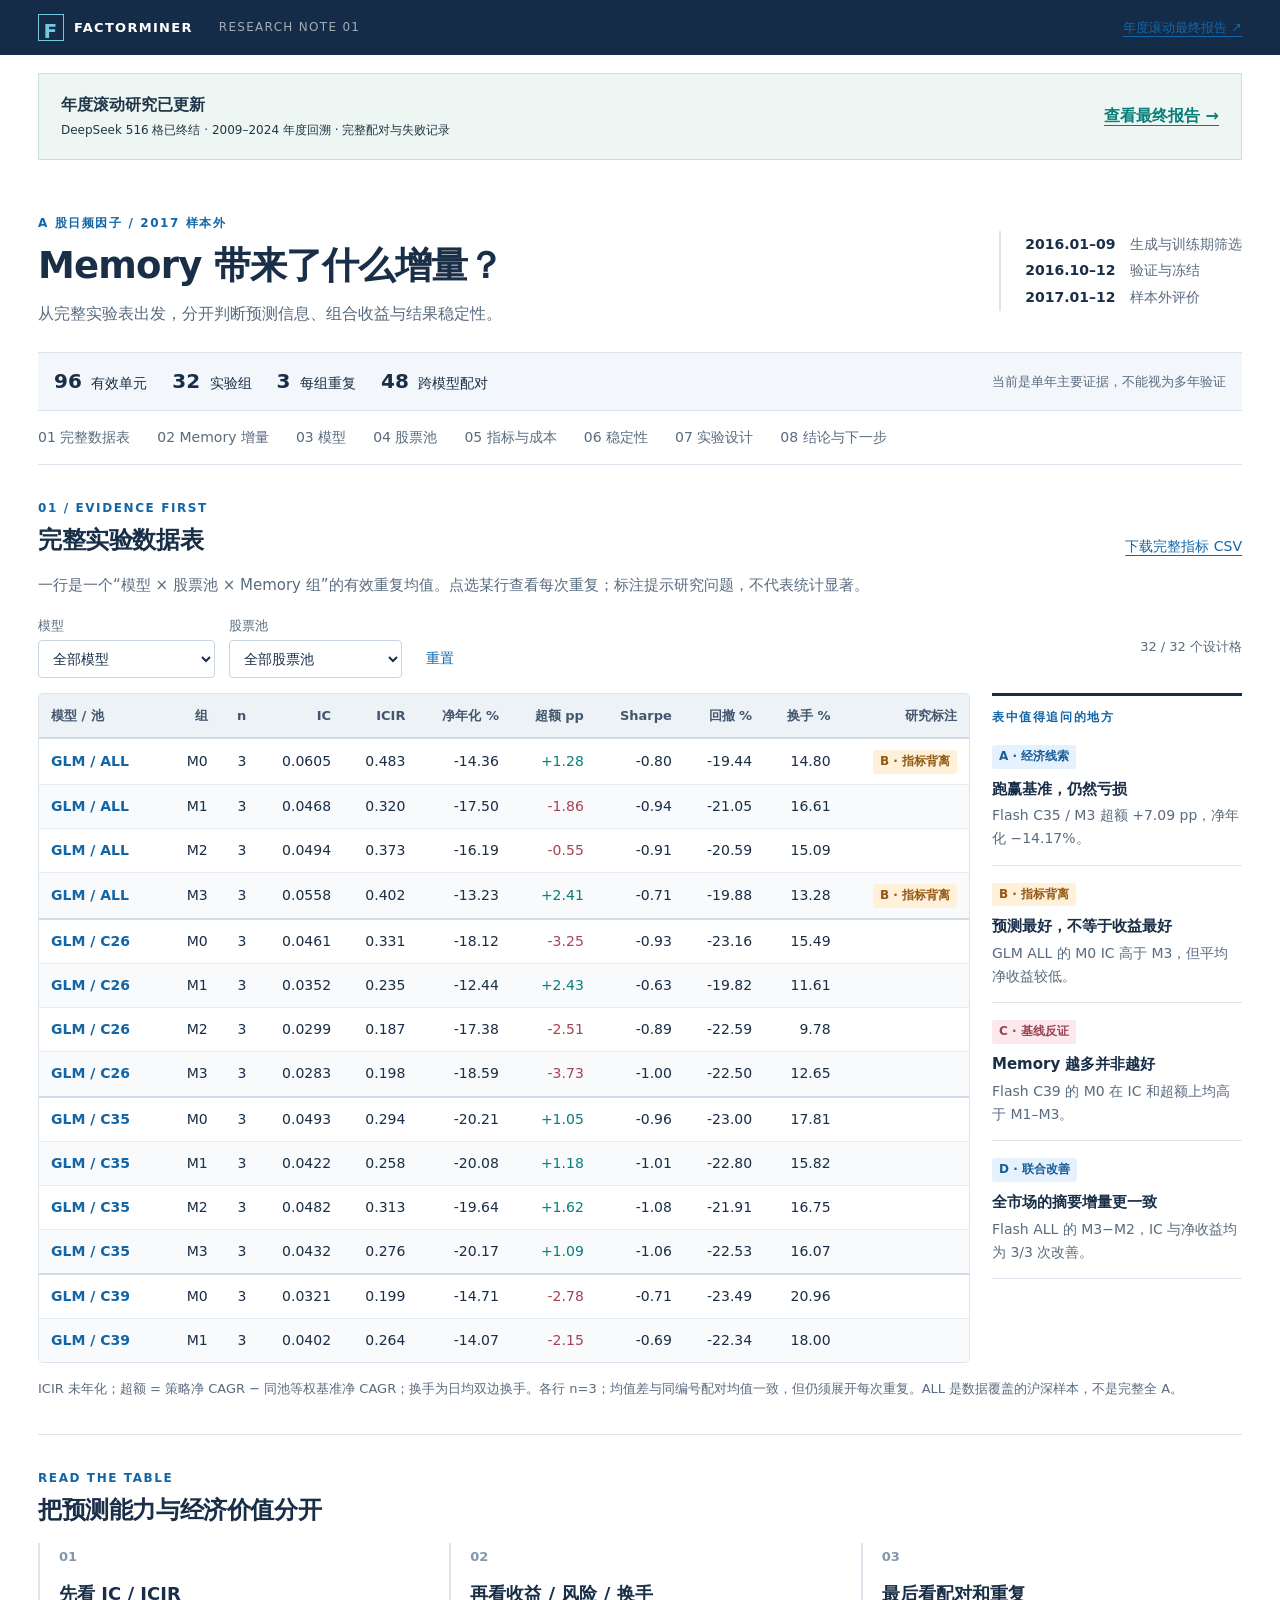
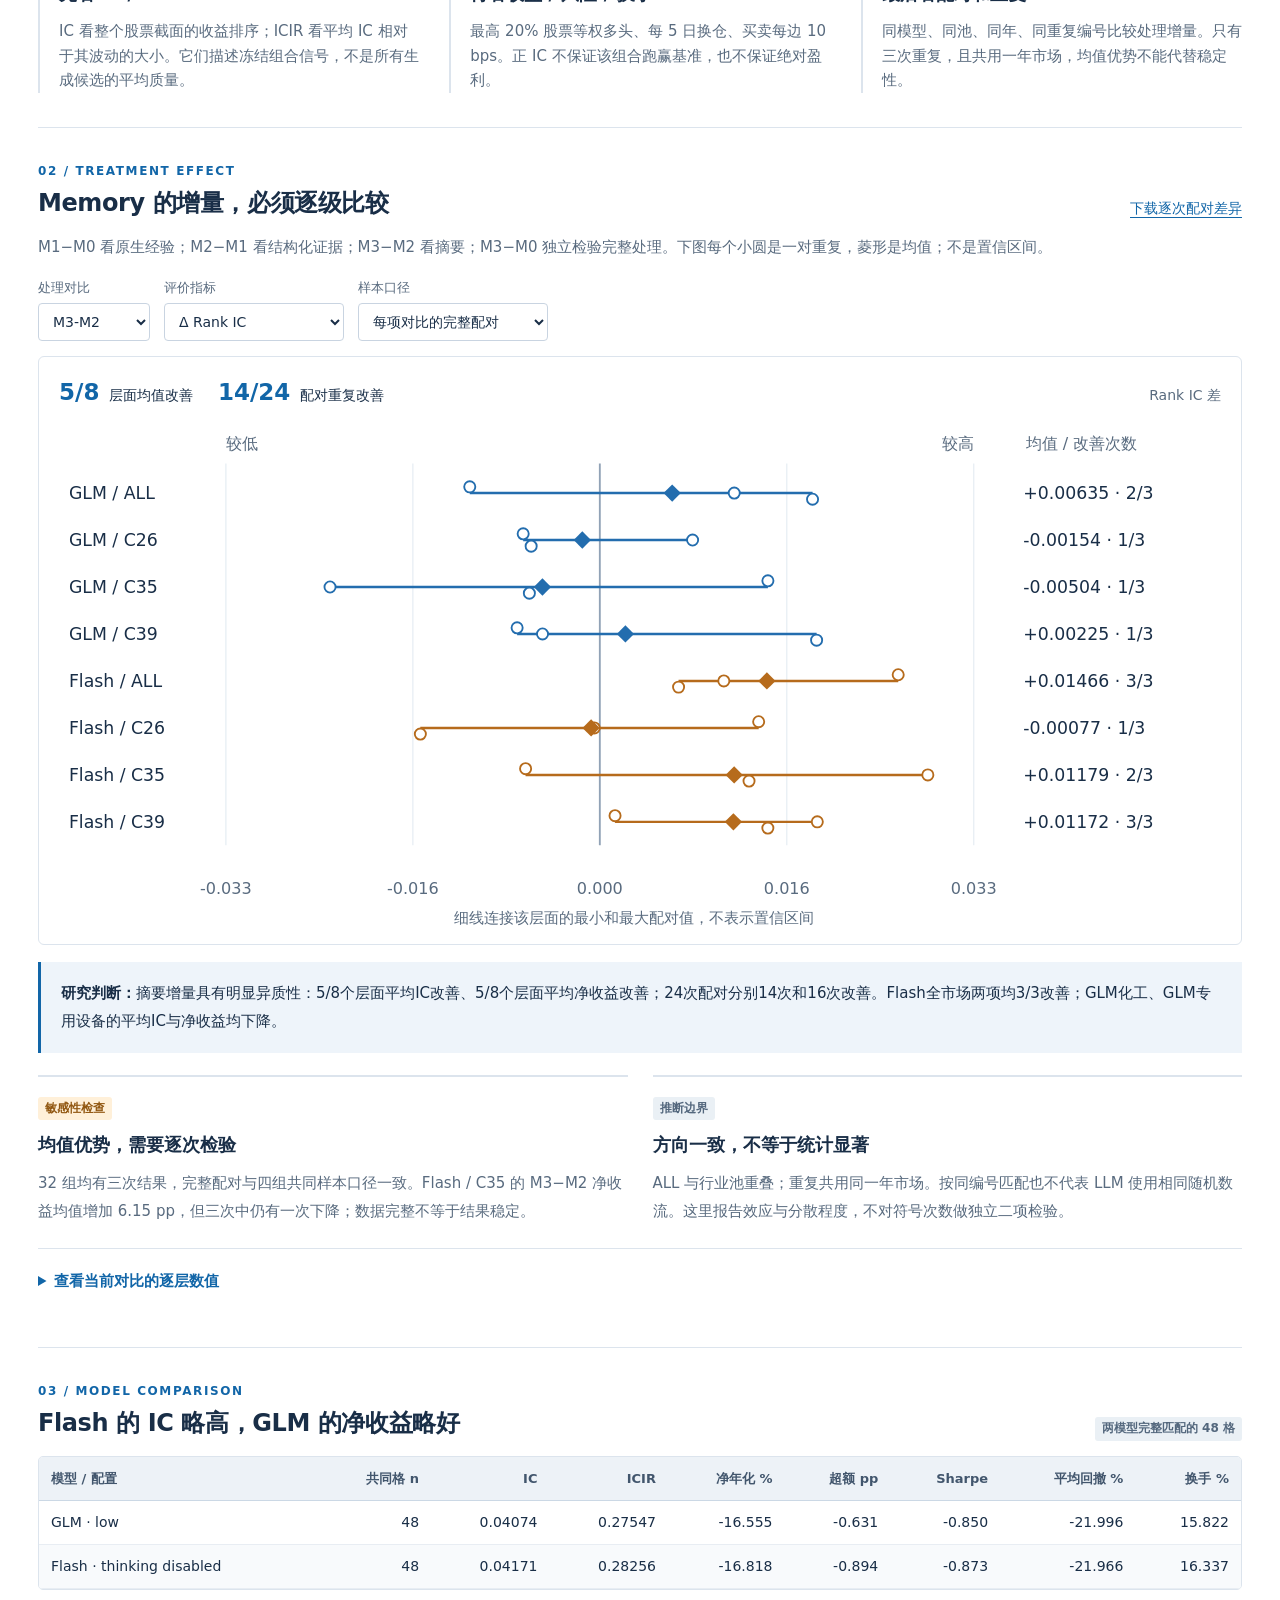
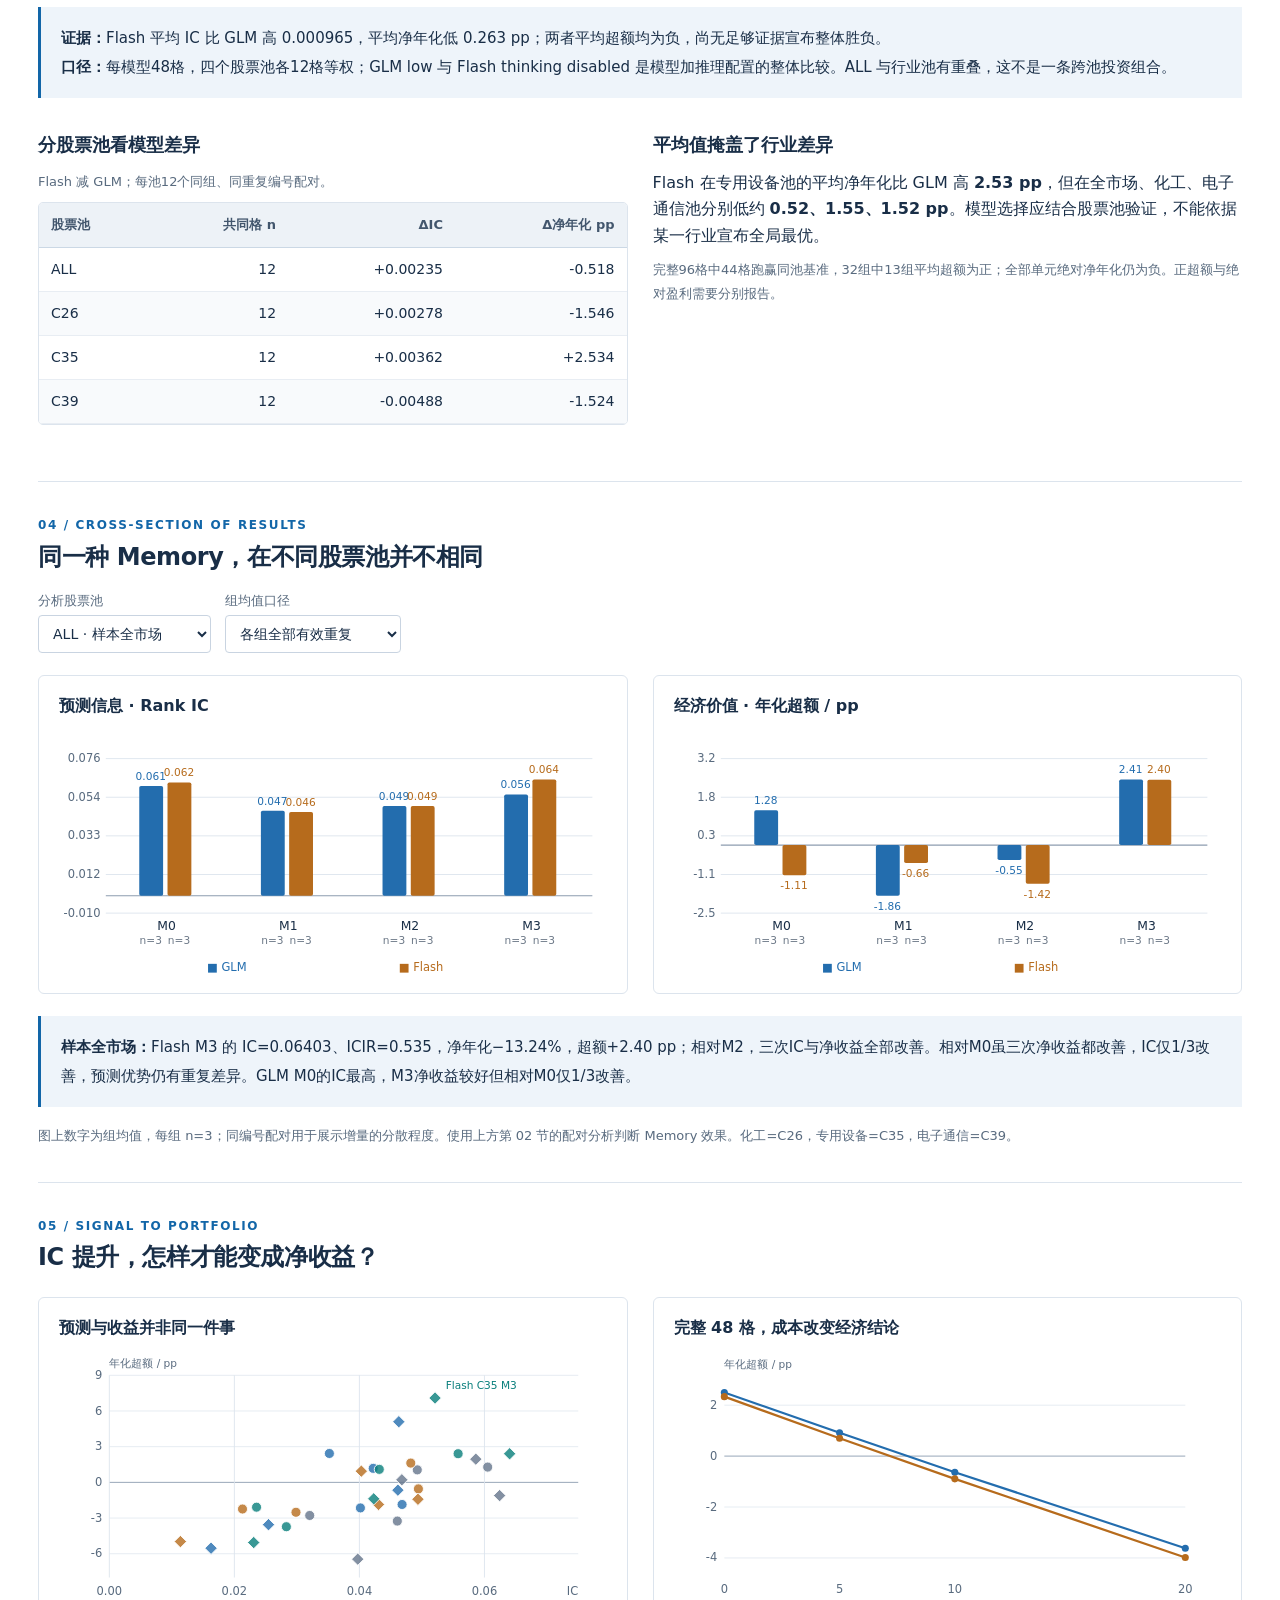
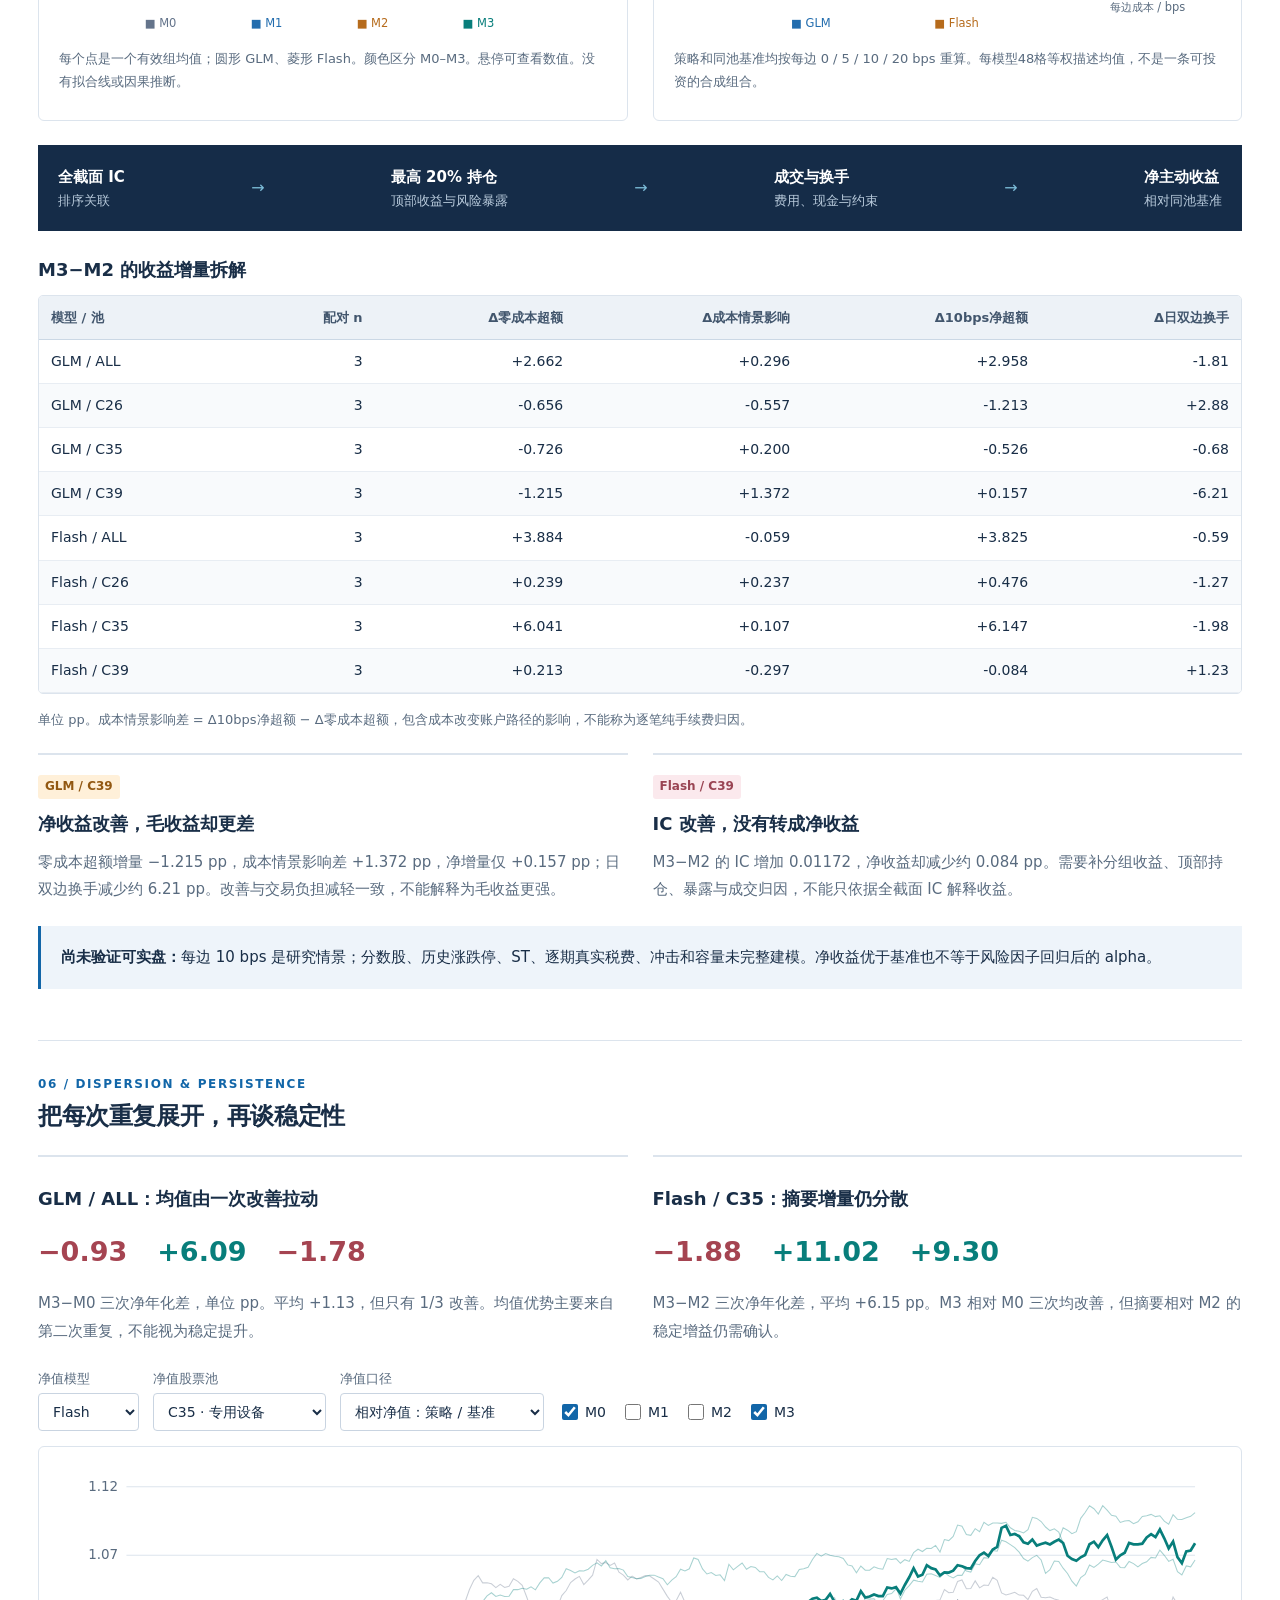
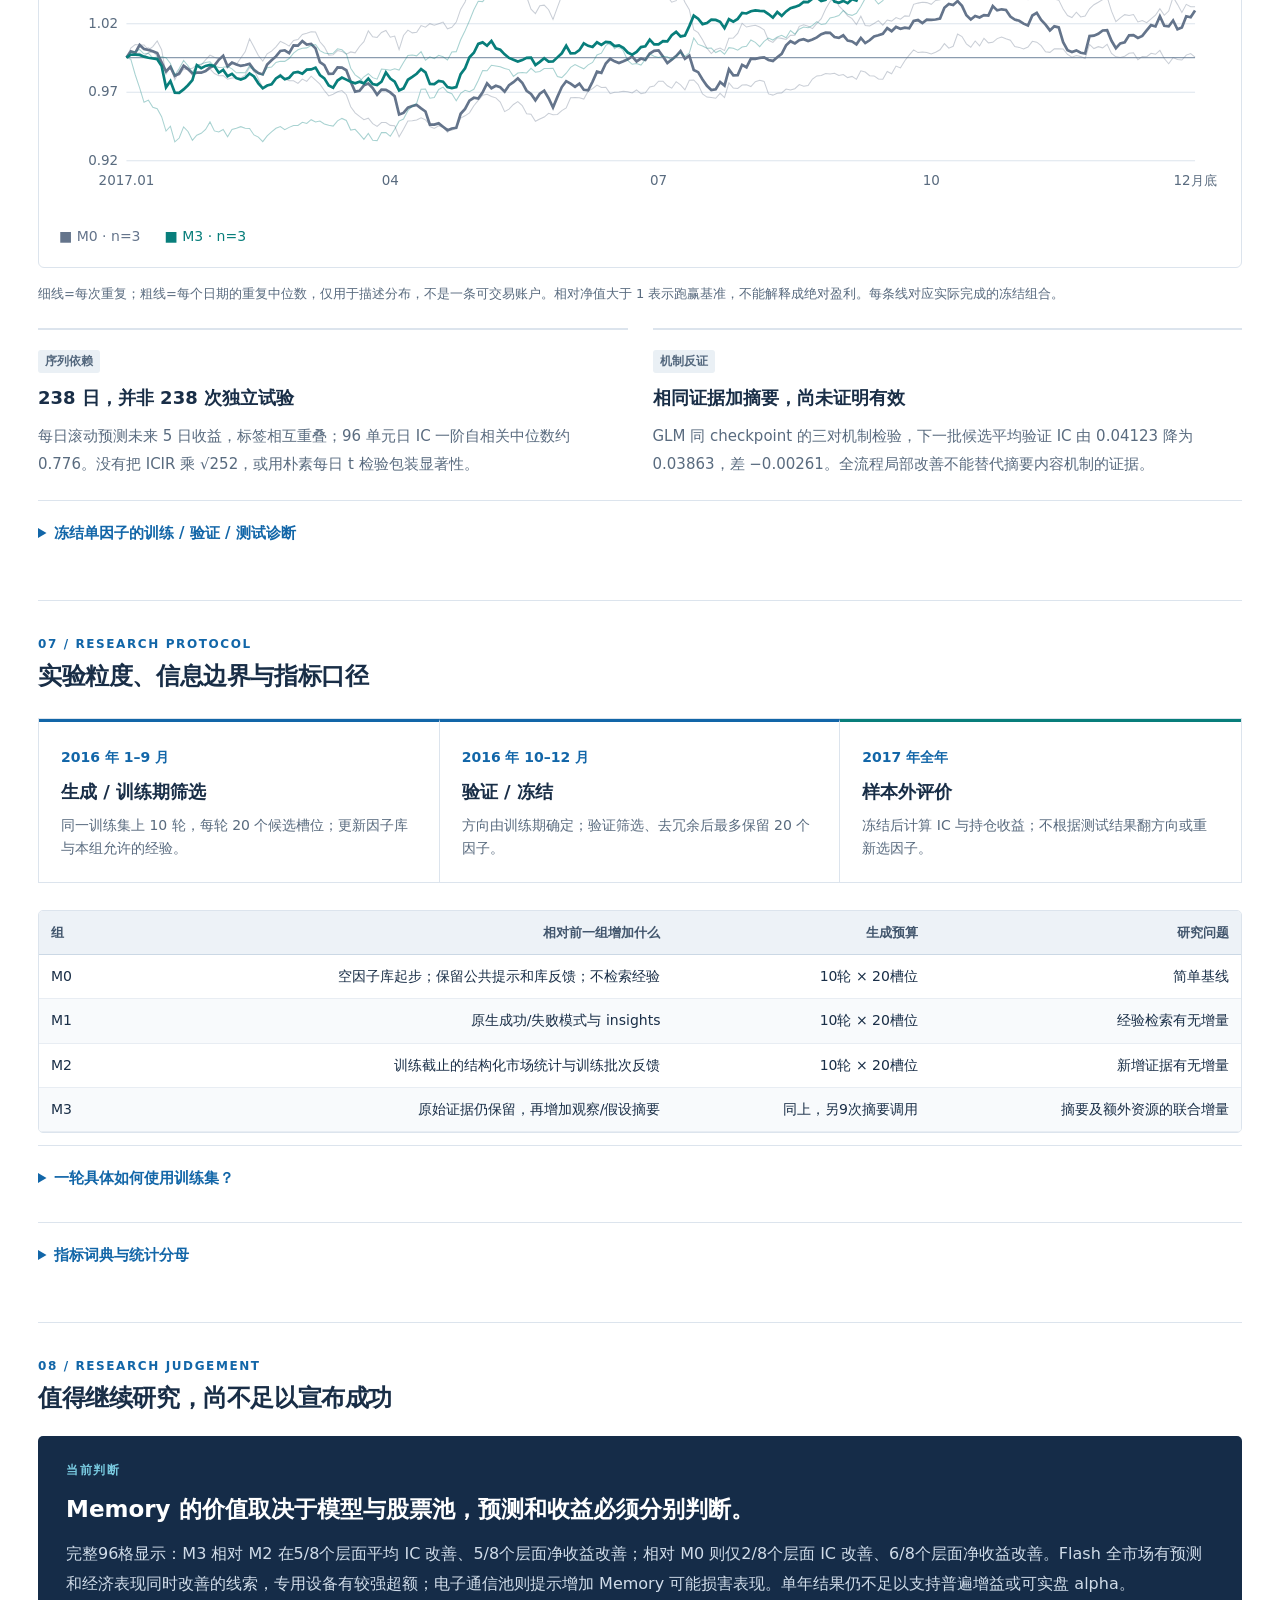
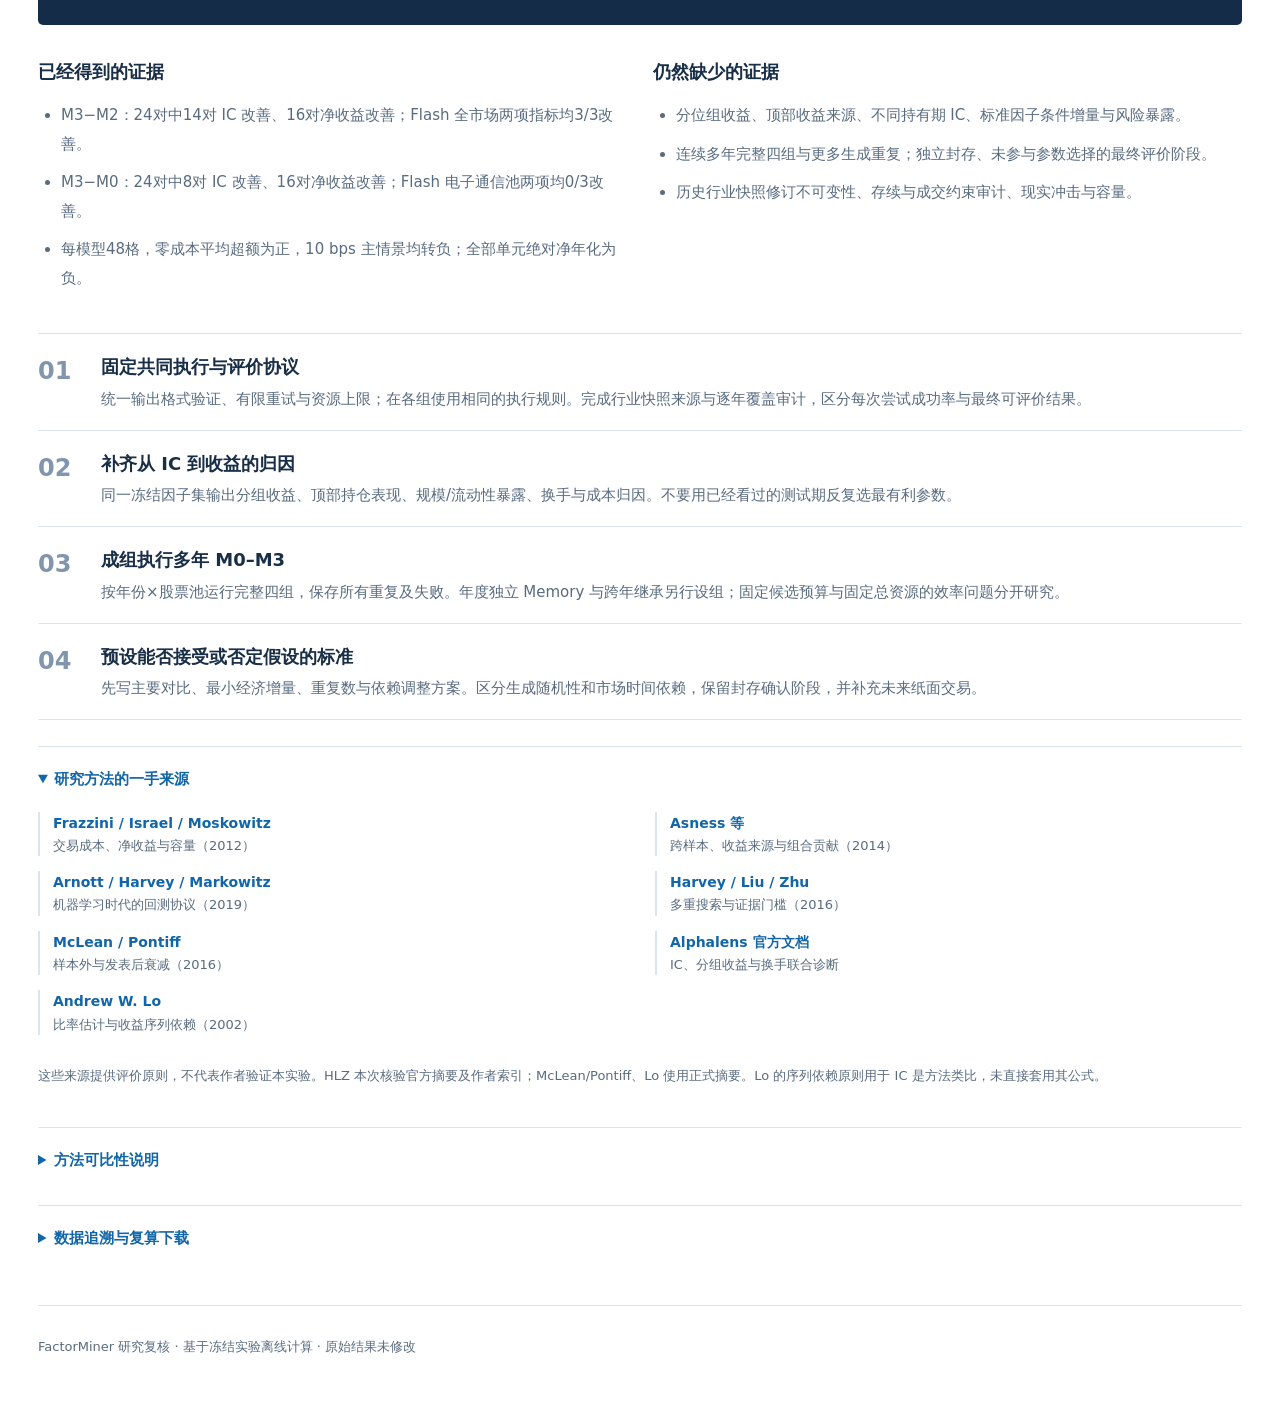
<file: index.html>
<!doctype html>
<html lang="zh-CN"><head><meta charset="UTF-8"><meta name="viewport" content="width=device-width,initial-scale=1"><meta name="description" content="FactorMiner A股因子与Memory研究：完整M0至M3结果、配对差异、模型与行业比较、交易成本和稳健性。"><title>FactorMiner | A股因子与 Memory 实验报告</title><link rel="icon" type="image/svg+xml" href="data:image/svg+xml,%3Csvg xmlns='http://www.w3.org/2000/svg' viewBox='0 0 32 32'%3E%3Crect width='32' height='32' rx='7' fill='%23172d49'/%3E%3Cpath d='M8 25V8h17M8 16h13' fill='none' stroke='%236dd6ed' stroke-width='4'/%3E%3C/svg%3E"><link rel="stylesheet" href="style.css"><script src="data.js" defer></script><script src="app.js" defer></script></head>
<body>
<header class="mast"><div class="wordmark"><span class="mark">F</span> FACTORMINER <span class="mast-label">RESEARCH NOTE 01</span></div><a href="rolling/">年度滚动最终报告 ↗</a></header>
<main>
<aside class="latest-report" aria-label="最新报告"><div><b>年度滚动研究已更新</b><span>DeepSeek 516 格已终结 · 2009–2024 年度回溯 · 完整配对与失败记录</span></div><a href="rolling/">查看最终报告 →</a></aside>
<div class="report-title"><div><p class="eyebrow">A 股日频因子 / 2017 样本外</p><h1>Memory 带来了什么增量？</h1><p>从完整实验表出发，分开判断预测信息、组合收益与结果稳定性。</p></div><div class="scope"><strong>2016.01–09</strong> 生成与训练期筛选<br><strong>2016.10–12</strong> 验证与冻结<br><strong>2017.01–12</strong> 样本外评价</div></div>
<div class="status-strip"><span><b>96</b> 有效单元</span><span><b>32</b> 实验组</span><span><b>3</b> 每组重复</span><span><b>48</b> 跨模型配对</span><span class="strip-note">当前是单年主要证据，不能视为多年验证</span></div>
<nav class="section-nav" aria-label="报告章节"><a href="#overview">01 完整数据表</a><a href="#memory">02 Memory 增量</a><a href="#models">03 模型</a><a href="#industries">04 股票池</a><a href="#economics">05 指标与成本</a><a href="#robustness">06 稳定性</a><a href="#protocol">07 实验设计</a><a href="#judgement">08 结论与下一步</a></nav>
<section id="overview"><div class="section-heading"><div><p class="eyebrow">01 / EVIDENCE FIRST</p><h2>完整实验数据表</h2></div><a class="download" href="group_metrics.csv" download>下载完整指标 CSV</a></div>
<p class="section-intro">一行是一个“模型 × 股票池 × Memory 组”的有效重复均值。点选某行查看每次重复；标注提示研究问题，不代表统计显著。</p>
<div class="controls"><label>模型<select id="model-filter"><option value="all">全部模型</option><option value="glm">GLM</option><option value="deepseek">DeepSeek Flash</option></select></label><label>股票池<select id="pool-filter"><option value="all">全部股票池</option><option value="ALL">ALL · 样本全市场</option><option value="C26">C26 · 化工</option><option value="C35">C35 · 专用设备</option><option value="C39">C39 · 电子通信</option></select></label><button id="reset-table" class="text-button">重置</button><span id="row-count" role="status"></span></div>
<div class="evidence-layout"><div class="table-scroll" tabindex="0" aria-label="完整结果表，可横向滚动"><table id="results-table"><thead><tr><th>模型 / 池</th><th>组</th><th>n</th><th>IC</th><th>ICIR</th><th>净年化 %</th><th>超额 pp</th><th>Sharpe</th><th>回撤 %</th><th>换手 %</th><th>研究标注</th></tr></thead><tbody></tbody></table></div><aside class="notes-panel"><p class="eyebrow">表中值得追问的地方</p><button data-focus="deepseek,C35,M3"><span class="annotation blue">A · 经济线索</span><strong>跑赢基准，仍然亏损</strong><p>Flash C35 / M3 超额 +7.09 pp，净年化 −14.17%。</p></button><button data-focus="glm,ALL,M0"><span class="annotation amber">B · 指标背离</span><strong>预测最好，不等于收益最好</strong><p>GLM ALL 的 M0 IC 高于 M3，但平均净收益较低。</p></button><button data-focus="deepseek,C39,M0"><span class="annotation rose">C · 基线反证</span><strong>Memory 越多并非越好</strong><p>Flash C39 的 M0 在 IC 和超额上均高于 M1–M3。</p></button><button data-focus="deepseek,ALL,M3"><span class="annotation blue">D · 联合改善</span><strong>全市场的摘要增量更一致</strong><p>Flash ALL 的 M3−M2，IC 与净收益均为 3/3 次改善。</p></button></aside></div>
<p class="footnote">ICIR 未年化；超额 = 策略净 CAGR − 同池等权基准净 CAGR；换手为日均双边换手。各行 n=3；均值差与同编号配对均值一致，但仍须展开每次重复。ALL 是数据覆盖的沪深样本，不是完整全 A。</p></section>
<section id="reading"><div class="section-heading"><div><p class="eyebrow">READ THE TABLE</p><h2>把预测能力与经济价值分开</h2></div></div><div class="reading-grid"><article><span class="number">01</span><h3>先看 IC / ICIR</h3><p>IC 看整个股票截面的收益排序；ICIR 看平均 IC 相对于其波动的大小。它们描述冻结组合信号，不是所有生成候选的平均质量。</p></article><article><span class="number">02</span><h3>再看收益 / 风险 / 换手</h3><p>最高 20% 股票等权多头、每 5 日换仓、买卖每边 10 bps。正 IC 不保证该组合跑赢基准，也不保证绝对盈利。</p></article><article><span class="number">03</span><h3>最后看配对和重复</h3><p>同模型、同池、同年、同重复编号比较处理增量。只有三次重复，且共用一年市场，均值优势不能代替稳定性。</p></article></div></section>
<div id="analysis-content">
<section id="memory"><div class="section-heading"><div><p class="eyebrow">02 / TREATMENT EFFECT</p><h2>Memory 的增量，必须逐级比较</h2></div><a class="download" href="pair_differences.csv" download>下载逐次配对差异</a></div>
<p class="section-intro">M1−M0 看原生经验；M2−M1 看结构化证据；M3−M2 看摘要；M3−M0 独立检验完整处理。下图每个小圆是一对重复，菱形是均值；不是置信区间。</p>
<div class="controls"><label>处理对比<select id="contrast-select"><option>M3-M2</option><option>M1-M0</option><option>M2-M1</option><option>M3-M0</option><option>M3-M1</option></select></label><label>评价指标<select id="contrast-metric"><option value="rank_ic">Δ Rank IC</option><option value="rank_icir">Δ ICIR（未年化）</option><option value="net_cagr">Δ 净年化收益 / pp</option></select></label><label>样本口径<select id="contrast-sample"><option value="paired">每项对比的完整配对</option><option value="balanced">四组共同完整重复</option></select></label></div>
<div class="chart-panel"><div id="contrast-summary" class="chart-summary" aria-live="polite"></div><div id="contrast-chart" class="svg-wrap"></div></div><div id="contrast-reading" class="interpretation"></div>
<div class="two-column"><article class="finding"><span class="annotation amber">敏感性检查</span><h3>均值优势，需要逐次检验</h3><p>32 组均有三次结果，完整配对与四组共同样本口径一致。Flash / C35 的 M3−M2 净收益均值增加 6.15 pp，但三次中仍有一次下降；数据完整不等于结果稳定。</p></article><article class="finding"><span class="annotation gray">推断边界</span><h3>方向一致，不等于统计显著</h3><p>ALL 与行业池重叠；重复共用同一年市场。按同编号匹配也不代表 LLM 使用相同随机数流。这里报告效应与分散程度，不对符号次数做独立二项检验。</p></article></div>
<details><summary>查看当前对比的逐层数值</summary><div id="contrast-table" class="table-scroll"></div></details></section>

<section id="models"><div class="section-heading"><div><p class="eyebrow">03 / MODEL COMPARISON</p><h2>Flash 的 IC 略高，GLM 的净收益略好</h2></div><span class="annotation gray">两模型完整匹配的 48 格</span></div>
<div id="model-table" class="table-scroll"></div><div class="interpretation"><strong>证据：</strong>Flash 平均 IC 比 GLM 高 0.000965，平均净年化低 0.263 pp；两者平均超额均为负，尚无足够证据宣布整体胜负。<br><strong>口径：</strong>每模型48格，四个股票池各12格等权；GLM low 与 Flash thinking disabled 是模型加推理配置的整体比较。ALL 与行业池有重叠，这不是一条跨池投资组合。</div>
<div class="two-column"><div><h3>分股票池看模型差异</h3><p class="small-note">Flash 减 GLM；每池12个同组、同重复编号配对。</p><div id="model-pool-table" class="table-scroll"></div></div><div><h3>平均值掩盖了行业差异</h3><p>Flash 在专用设备池的平均净年化比 GLM 高 <b>2.53 pp</b>，但在全市场、化工、电子通信池分别低约 <b>0.52、1.55、1.52 pp</b>。模型选择应结合股票池验证，不能依据某一行业宣布全局最优。</p><p class="small-note">完整96格中44格跑赢同池基准，32组中13组平均超额为正；全部单元绝对净年化仍为负。正超额与绝对盈利需要分别报告。</p></div></div></section>
<section id="industries"><div class="section-heading"><div><p class="eyebrow">04 / CROSS-SECTION OF RESULTS</p><h2>同一种 Memory，在不同股票池并不相同</h2></div></div>
<div class="controls"><label>分析股票池<select id="industry-select"><option value="ALL">ALL · 样本全市场</option><option value="C26">C26 · 化工</option><option value="C35">C35 · 专用设备</option><option value="C39">C39 · 电子通信</option></select></label><label>组均值口径<select id="industry-sample"><option value="all">各组全部有效重复</option><option value="balanced">四组共同完整重复</option></select></label></div>
<div class="two-column"><div class="chart-panel"><h3>预测信息 · Rank IC</h3><div id="industry-ic" class="svg-wrap"></div></div><div class="chart-panel"><h3>经济价值 · 年化超额 / pp</h3><div id="industry-return" class="svg-wrap"></div></div></div><div id="industry-reading" class="interpretation" aria-live="polite"></div><p class="footnote">图上数字为组均值，每组 n=3；同编号配对用于展示增量的分散程度。使用上方第 02 节的配对分析判断 Memory 效果。化工=C26，专用设备=C35，电子通信=C39。</p></section>

<section id="economics"><div class="section-heading"><div><p class="eyebrow">05 / SIGNAL TO PORTFOLIO</p><h2>IC 提升，怎样才能变成净收益？</h2></div></div>
<div class="two-column"><div class="chart-panel"><h3>预测与收益并非同一件事</h3><div id="scatter-chart" class="svg-wrap"></div><p class="small-note">每个点是一个有效组均值；圆形 GLM、菱形 Flash。颜色区分 M0–M3。悬停可查看数值。没有拟合线或因果推断。</p></div><div class="chart-panel"><h3>完整 48 格，成本改变经济结论</h3><div id="cost-chart" class="svg-wrap"></div><p class="small-note">策略和同池基准均按每边 0 / 5 / 10 / 20 bps 重算。每模型48格等权描述均值，不是一条可投资的合成组合。</p></div></div>
<div class="chain"><div><b>全截面 IC</b><span>排序关联</span></div><span>→</span><div><b>最高 20% 持仓</b><span>顶部收益与风险暴露</span></div><span>→</span><div><b>成交与换手</b><span>费用、现金与约束</span></div><span>→</span><div><b>净主动收益</b><span>相对同池基准</span></div></div>
<h3>M3−M2 的收益增量拆解</h3><div id="decomposition-table" class="table-scroll"></div><p class="footnote">单位 pp。成本情景影响差 = Δ10bps净超额 − Δ零成本超额，包含成本改变账户路径的影响，不能称为逐笔纯手续费归因。</p>
<div class="two-column"><article class="finding"><span class="annotation amber">GLM / C39</span><h3>净收益改善，毛收益却更差</h3><p>零成本超额增量 −1.215 pp，成本情景影响差 +1.372 pp，净增量仅 +0.157 pp；日双边换手减少约 6.21 pp。改善与交易负担减轻一致，不能解释为毛收益更强。</p></article><article class="finding"><span class="annotation rose">Flash / C39</span><h3>IC 改善，没有转成净收益</h3><p>M3−M2 的 IC 增加 0.01172，净收益却减少约 0.084 pp。需要补分组收益、顶部持仓、暴露与成交归因，不能只依据全截面 IC 解释收益。</p></article></div>
<div class="interpretation"><strong>尚未验证可实盘：</strong>每边 10 bps 是研究情景；分数股、历史涨跌停、ST、逐期真实税费、冲击和容量未完整建模。净收益优于基准也不等于风险因子回归后的 alpha。</div></section>

<section id="robustness"><div class="section-heading"><div><p class="eyebrow">06 / DISPERSION & PERSISTENCE</p><h2>把每次重复展开，再谈稳定性</h2></div></div>
<div class="two-column"><article class="finding"><h3>GLM / ALL：均值由一次改善拉动</h3><div class="repeat-values"><span class="neg">−0.93</span><span class="pos">+6.09</span><span class="neg">−1.78</span></div><p>M3−M0 三次净年化差，单位 pp。平均 +1.13，但只有 1/3 改善。均值优势主要来自第二次重复，不能视为稳定提升。</p></article><article class="finding"><h3>Flash / C35：摘要增量仍分散</h3><div class="repeat-values"><span class="neg">−1.88</span><span class="pos">+11.02</span><span class="pos">+9.30</span></div><p>M3−M2 三次净年化差，平均 +6.15 pp。M3 相对 M0 三次均改善，但摘要相对 M2 的稳定增益仍需确认。</p></article></div>
<div class="controls"><label>净值模型<select id="curve-model"><option value="deepseek">Flash</option><option value="glm">GLM</option></select></label><label>净值股票池<select id="curve-pool"><option value="C35">C35 · 专用设备</option><option value="ALL">ALL · 样本全市场</option><option value="C26">C26 · 化工</option><option value="C39">C39 · 电子通信</option></select></label><label>净值口径<select id="curve-kind"><option value="relative">相对净值：策略 / 基准</option><option value="absolute">策略净值</option></select></label><div class="arm-checks" aria-label="显示哪些Memory组"><label><input type="checkbox" value="M0" checked> M0</label><label><input type="checkbox" value="M1"> M1</label><label><input type="checkbox" value="M2"> M2</label><label><input type="checkbox" value="M3" checked> M3</label></div></div>
<div class="chart-panel"><div id="curve-chart" class="svg-wrap"></div><div id="curve-legend" class="legend"></div></div><p class="footnote">细线=每次重复；粗线=每个日期的重复中位数，仅用于描述分布，不是一条可交易账户。相对净值大于 1 表示跑赢基准，不能解释成绝对盈利。每条线对应实际完成的冻结组合。</p>
<div class="two-column"><article class="finding"><span class="annotation gray">序列依赖</span><h3>238 日，并非 238 次独立试验</h3><p>每日滚动预测未来 5 日收益，标签相互重叠；96 单元日 IC 一阶自相关中位数约 0.776。没有把 ICIR 乘 √252，或用朴素每日 t 检验包装显著性。</p></article><article class="finding"><span class="annotation gray">机制反证</span><h3>相同证据加摘要，尚未证明有效</h3><p>GLM 同 checkpoint 的三对机制检验，下一批候选平均验证 IC 由 0.04123 降为 0.03863，差 −0.00261。全流程局部改善不能替代摘要内容机制的证据。</p></article></div>
<details><summary>冻结单因子的训练 / 验证 / 测试诊断</summary><p class="section-intro">519 条冻结记录、451 个不同公式文本，464 条测试 IC 为正。下表只描述已入选因子；验证期用于选优，组间股票池与因子数量不同，不能用于直接估计 Memory 效应。</p><div id="factor-table" class="table-scroll"></div><p class="footnote">测试均值均低于验证均值，与筛选效应、市场变化或信号衰减均相容，当前无法区分原因；公式文本不同也不代表信息独立。</p></details>
</section>

<section id="protocol"><div class="section-heading"><div><p class="eyebrow">07 / RESEARCH PROTOCOL</p><h2>实验粒度、信息边界与指标口径</h2></div></div>
<div class="timeline"><div><b>2016 年 1–9 月</b><strong>生成 / 训练期筛选</strong><p>同一训练集上 10 轮，每轮 20 个候选槽位；更新因子库与本组允许的经验。</p></div><div><b>2016 年 10–12 月</b><strong>验证 / 冻结</strong><p>方向由训练期确定；验证筛选、去冗余后最多保留 20 个因子。</p></div><div><b>2017 年全年</b><strong>样本外评价</strong><p>冻结后计算 IC 与持仓收益；不根据测试结果翻方向或重新选因子。</p></div></div>
<div class="table-scroll"><table><thead><tr><th>组</th><th>相对前一组增加什么</th><th>生成预算</th><th>研究问题</th></tr></thead><tbody><tr><td>M0</td><td>空因子库起步；保留公共提示和库反馈；不检索经验</td><td>10轮 × 20槽位</td><td>简单基线</td></tr><tr><td>M1</td><td>原生成功/失败模式与 insights</td><td>10轮 × 20槽位</td><td>经验检索有无增量</td></tr><tr><td>M2</td><td>训练截止的结构化市场统计与训练批次反馈</td><td>10轮 × 20槽位</td><td>新增证据有无增量</td></tr><tr><td>M3</td><td>原始证据仍保留，再增加观察/假设摘要</td><td>同上，另9次摘要调用</td><td>摘要及额外资源的联合增量</td></tr></tbody></table></div>
<details><summary>一轮具体如何使用训练集？</summary><p>模型提出公式，本地程序在“股票 × 交易日”的行情面板上计算因子值。每天跨股票计算分数与未来 5 日收益的 Spearman 相关，再汇总训练期 IC / ICIR。先对固定 100 只股票子样本快筛，通过者再用完整股票池训练面板评分；合格、低冗余的因子入库，满足更严格条件的新因子可以替换旧因子。</p><p>十轮复用同一训练期，改变的是候选公式、因子库和允许使用的经验，不是逐月推进，也不更新大模型权重。历史数据可用于长窗口预热，但预热期不参与目标评分；跨训练边界的收益标签剔除。</p><p>GLM / ALL / M0 / 第一次重复：十轮末库内数量依次为 4、5、5、5、5、7、8、10、11、11；验证后冻结 9 个因子。不是每轮 20 个都能留下。</p></details>
<details><summary>指标词典与统计分母</summary><div class="dictionary"><p><b>Rank IC</b>：冻结组合信号与 open[t+6] / open[t+1] − 1 的每日截面秩相关，再按日取均值。</p><p><b>ICIR</b>：每日 IC 均值 / 样本标准差，未年化。不是持仓组合的主动收益 IR。</p><p><b>净年化 / 超额</b>：按实际账户收益步数缩放到 252 交易日；超额为策略 CAGR 减同池基准 CAGR，不是风险调整 alpha。</p><p><b>Sharpe / 回撤</b>：Sharpe 用日净收益均值 / 标准差 × √252，未扣独立无风险利率；回撤为账户净值相对历史峰值的最大跌幅。</p><p><b>换手 / 成本</b>：日均买入加卖出名义金额 / 净值，属于双边换手；主情景买卖每边 10 bps。</p><p><b>n / 因子数</b>：n 为成功重复次数。96 个完整单元共 19,200 候选槽位、19,143 个解析有效候选、519 条最终冻结因子记录；这些不是独立统计样本数。</p></div></details></section>

<section id="judgement"><div class="section-heading"><div><p class="eyebrow">08 / RESEARCH JUDGEMENT</p><h2>值得继续研究，尚不足以宣布成功</h2></div></div>
<div class="verdict"><p class="eyebrow">当前判断</p><h3>Memory 的价值取决于模型与股票池，预测和收益必须分别判断。</h3><p>完整96格显示：M3 相对 M2 在5/8个层面平均 IC 改善、5/8个层面净收益改善；相对 M0 则仅2/8个层面 IC 改善、6/8个层面净收益改善。Flash 全市场有预测和经济表现同时改善的线索，专用设备有较强超额；电子通信池则提示增加 Memory 可能损害表现。单年结果仍不足以支持普遍增益或可实盘 alpha。</p></div>
<div class="two-column"><article><h3>已经得到的证据</h3><ul><li>M3−M2：24对中14对 IC 改善、16对净收益改善；Flash 全市场两项指标均3/3改善。</li><li>M3−M0：24对中8对 IC 改善、16对净收益改善；Flash 电子通信池两项均0/3改善。</li><li>每模型48格，零成本平均超额为正，10 bps 主情景均转负；全部单元绝对净年化为负。</li></ul></article><article><h3>仍然缺少的证据</h3><ul><li>分位组收益、顶部收益来源、不同持有期 IC、标准因子条件增量与风险暴露。</li><li>连续多年完整四组与更多生成重复；独立封存、未参与参数选择的最终评价阶段。</li><li>历史行业快照修订不可变性、存续与成交约束审计、现实冲击与容量。</li></ul></article></div>
<div class="action-list"><article><span>01</span><div><h3>固定共同执行与评价协议</h3><p>统一输出格式验证、有限重试与资源上限；在各组使用相同的执行规则。完成行业快照来源与逐年覆盖审计，区分每次尝试成功率与最终可评价结果。</p></div></article><article><span>02</span><div><h3>补齐从 IC 到收益的归因</h3><p>同一冻结因子集输出分组收益、顶部持仓表现、规模/流动性暴露、换手与成本归因。不要用已经看过的测试期反复选最有利参数。</p></div></article><article><span>03</span><div><h3>成组执行多年 M0–M3</h3><p>按年份×股票池运行完整四组，保存所有重复及失败。年度独立 Memory 与跨年继承另行设组；固定候选预算与固定总资源的效率问题分开研究。</p></div></article><article><span>04</span><div><h3>预设能否接受或否定假设的标准</h3><p>先写主要对比、最小经济增量、重复数与依赖调整方案。区分生成随机性和市场时间依赖，保留封存确认阶段，并补充未来纸面交易。</p></div></article></div>
<details open><summary>研究方法的一手来源</summary><div class="source-grid"><a href="https://www.aqr.com/insights/research/working-paper/trading-costs-of-asset-pricing-anomalies" target="_blank" rel="noopener"><b>Frazzini / Israel / Moskowitz</b><span>交易成本、净收益与容量（2012）</span></a><a href="https://www.aqr.com/Insights/Research/Journal-Article/Fact-Fiction-and-Momentum-Investing" target="_blank" rel="noopener"><b>Asness 等</b><span>跨样本、收益来源与组合贡献（2014）</span></a><a href="https://people.duke.edu/~charvey/Research/Published_Papers/G138_A_backtesting_protocol.pdf" target="_blank" rel="noopener"><b>Arnott / Harvey / Markowitz</b><span>机器学习时代的回测协议（2019）</span></a><a href="https://www.nber.org/papers/w20592" target="_blank" rel="noopener"><b>Harvey / Liu / Zhu</b><span>多重搜索与证据门槛（2016）</span></a><a href="https://onlinelibrary.wiley.com/doi/abs/10.1111/jofi.12365" target="_blank" rel="noopener"><b>McLean / Pontiff</b><span>样本外与发表后衰减（2016）</span></a><a href="https://quantopian.github.io/alphalens/alphalens.html" target="_blank" rel="noopener"><b>Alphalens 官方文档</b><span>IC、分组收益与换手联合诊断</span></a><a href="https://rpc.cfainstitute.org/research/financial-analysts-journal/2002/the-statistics-of-sharpe-ratios" target="_blank" rel="noopener"><b>Andrew W. Lo</b><span>比率估计与收益序列依赖（2002）</span></a></div><p class="footnote">这些来源提供评价原则，不代表作者验证本实验。HLZ 本次核验官方摘要及作者索引；McLean/Pontiff、Lo 使用正式摘要。Lo 的序列依赖原则用于 IC 是方法类比，未直接套用其公式。</p></details>
<details><summary>方法可比性说明</summary><p>本表汇总96个可评价单元，模型、数据划分、因子准入、验证筛选和回测口径一致；其中11个单元采用了最多3次的网络／摘要格式重试，摘要重试可附格式纠错要求，原生解析规则未放宽。该执行规则与额外推理资源并非所有单元完全一致，因此跨组差异作为描述性结果，不作严格因果解释；完整覆盖不代表首次执行成功率100%。所有原始尝试均保留。</p></details><details><summary>数据追溯与复算下载</summary><p>以96个单元的原始评价文件、日 IC、账户净值和冻结因子清单为依据，逐单元复算后汇总为32组、120条组内配对差异。研究判断限定于本表，不混入其他年份。</p><div class="download-list"><a href="group_metrics.csv" download>32 格完整指标</a><a href="contrast_metrics.csv" download>40 类分层对比</a><a href="pair_differences.csv" download>120 条逐次差异</a><a href="four_arm_complete_cases.csv" download>四组共同完整样本</a></div><p class="footnote" id="source-hash"></p></details>
</section>
</div>
<footer>FactorMiner 研究复核 · 基于冻结实验离线计算 · 原始结果未修改</footer>
</main>
<dialog id="detail-dialog" aria-labelledby="detail-title"><div class="dialog-top"><p class="eyebrow">原始重复 / 不只看均值</p><button id="close-detail" aria-label="关闭详情">×</button></div><h2 id="detail-title"></h2><div id="detail-body"></div></dialog>
</body></html>
</file>
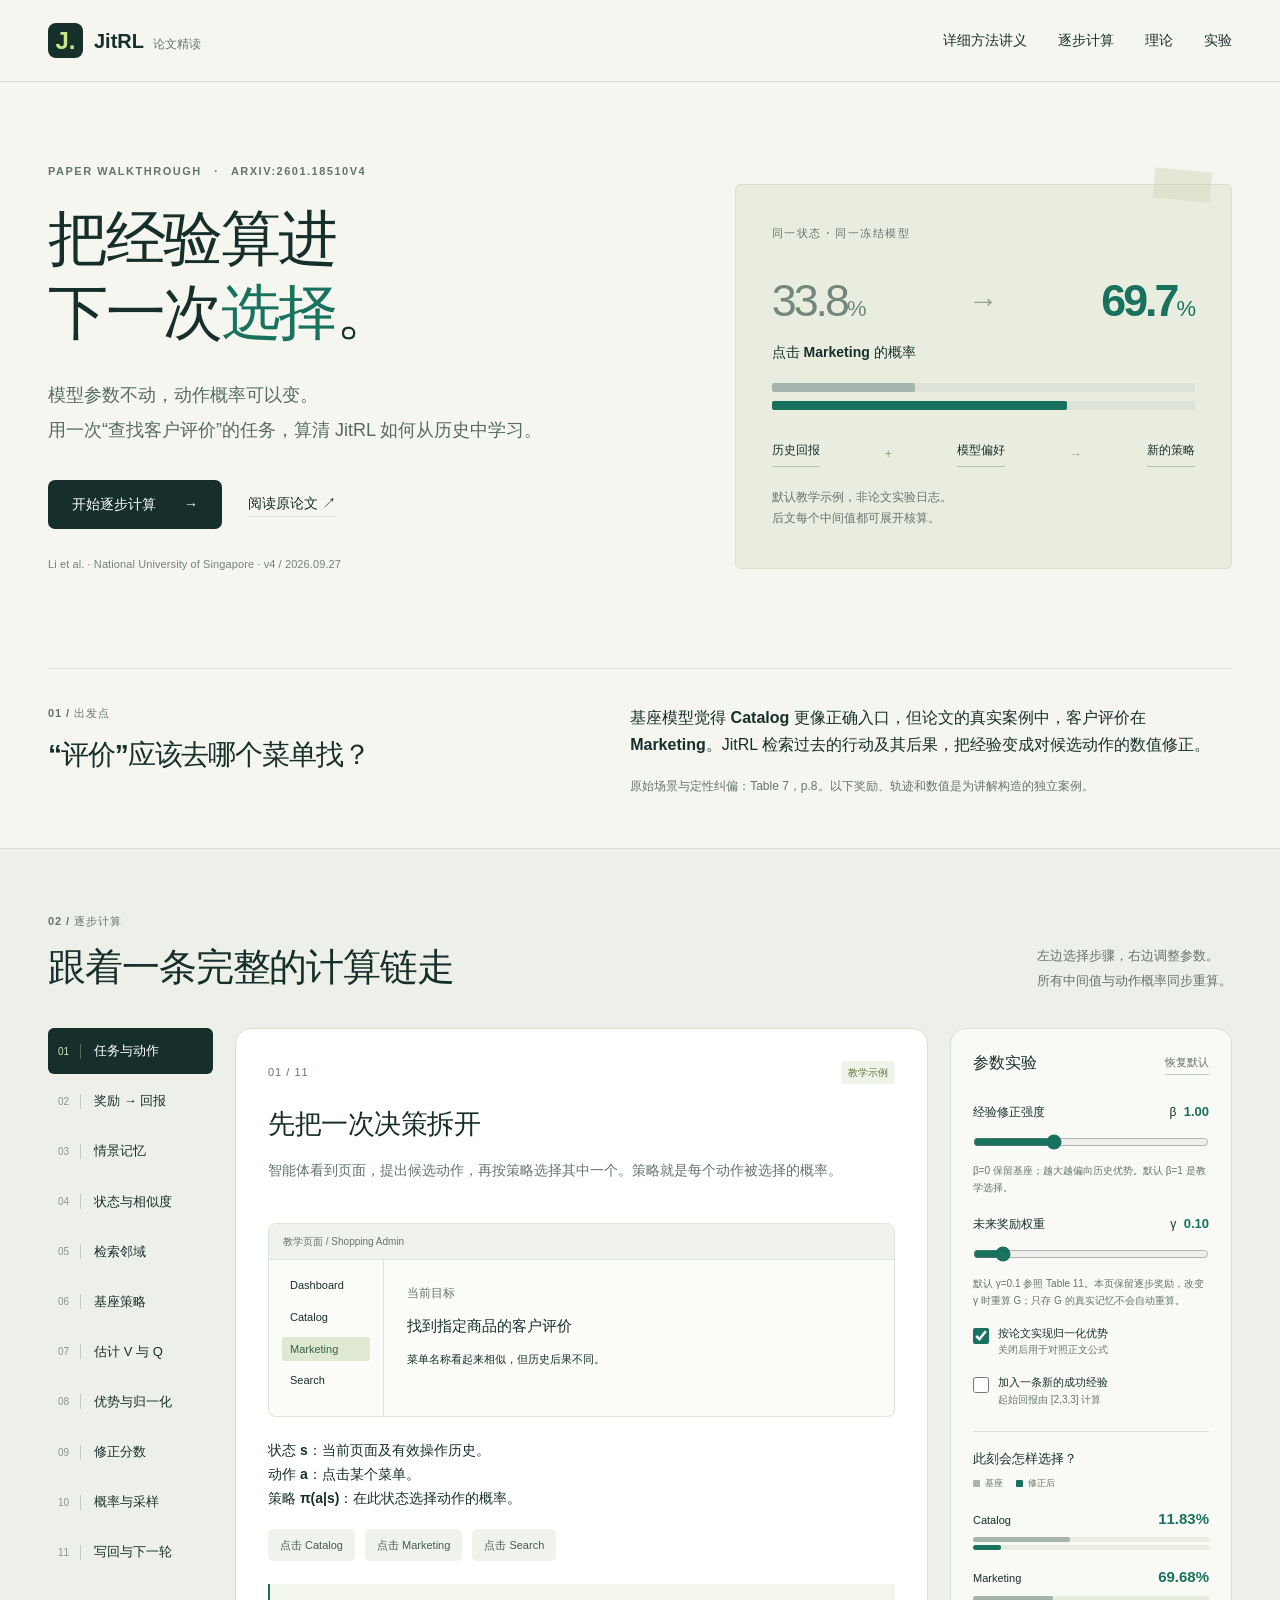
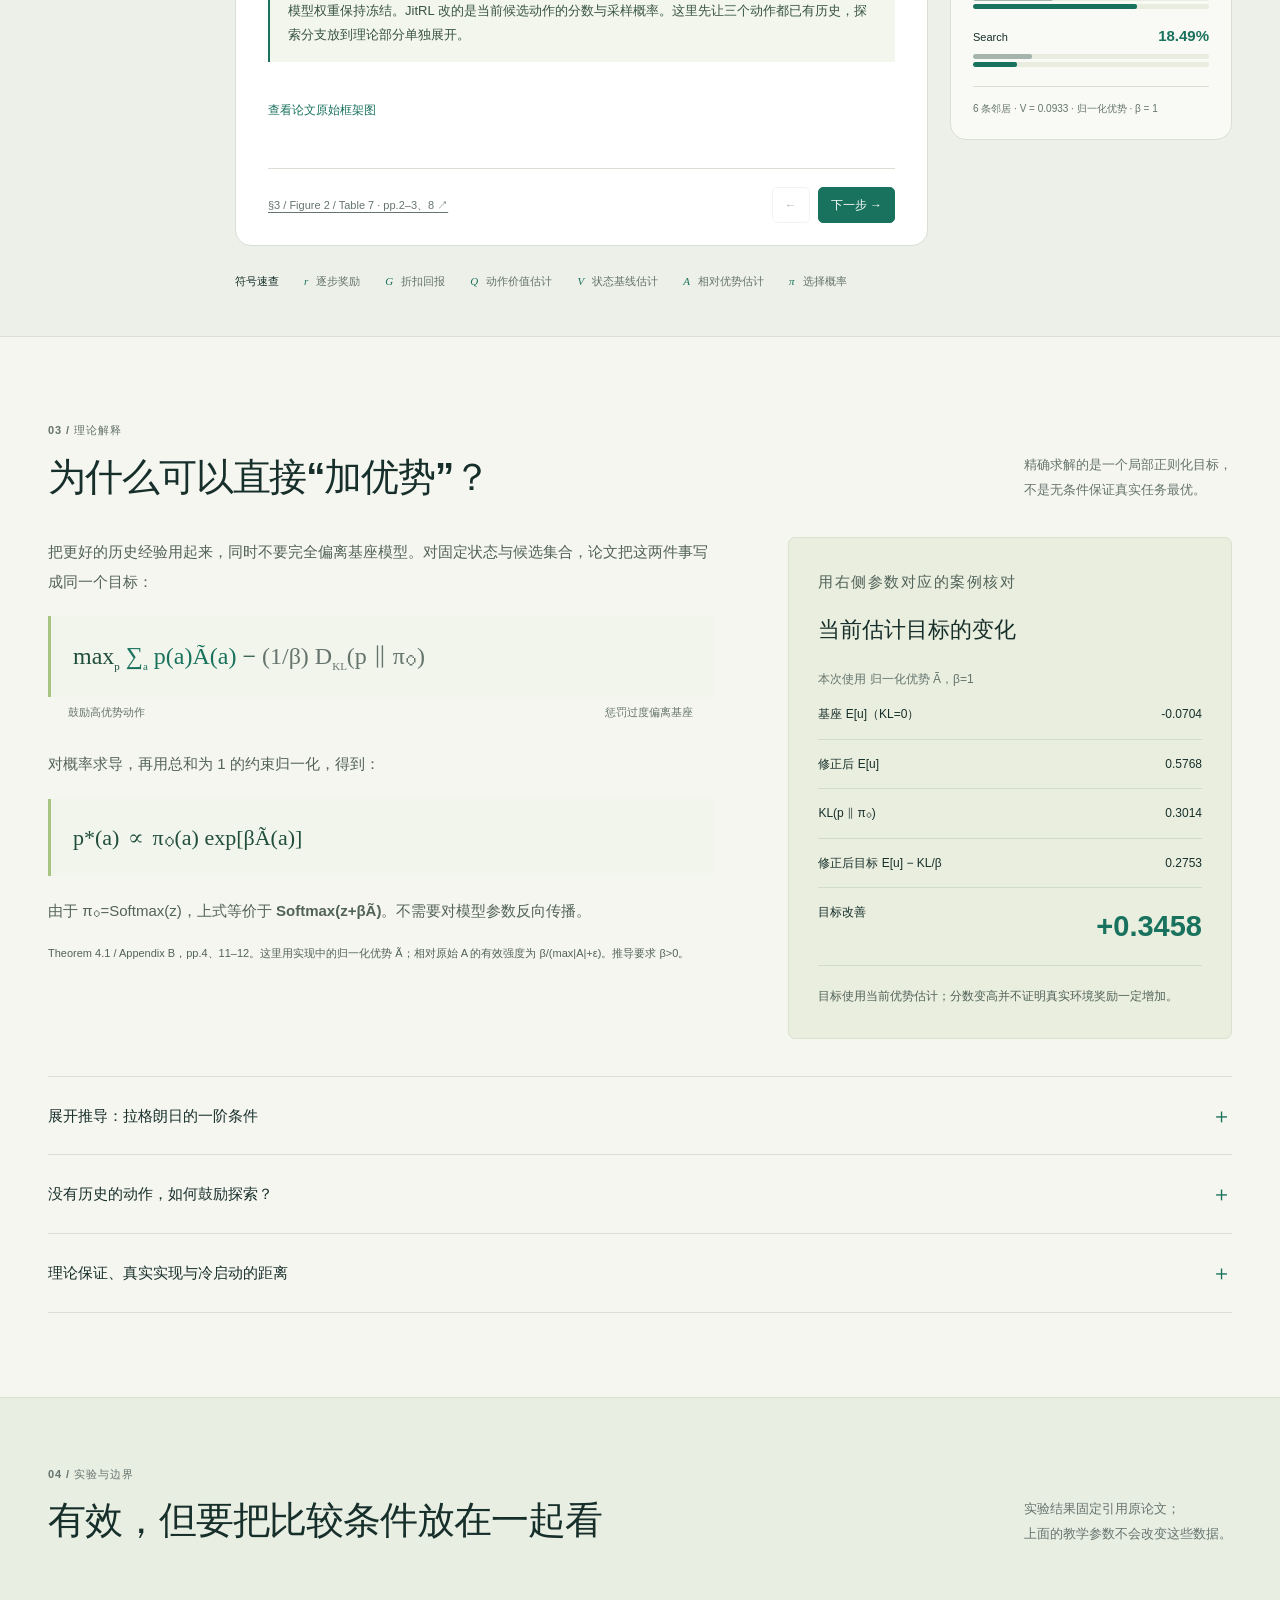
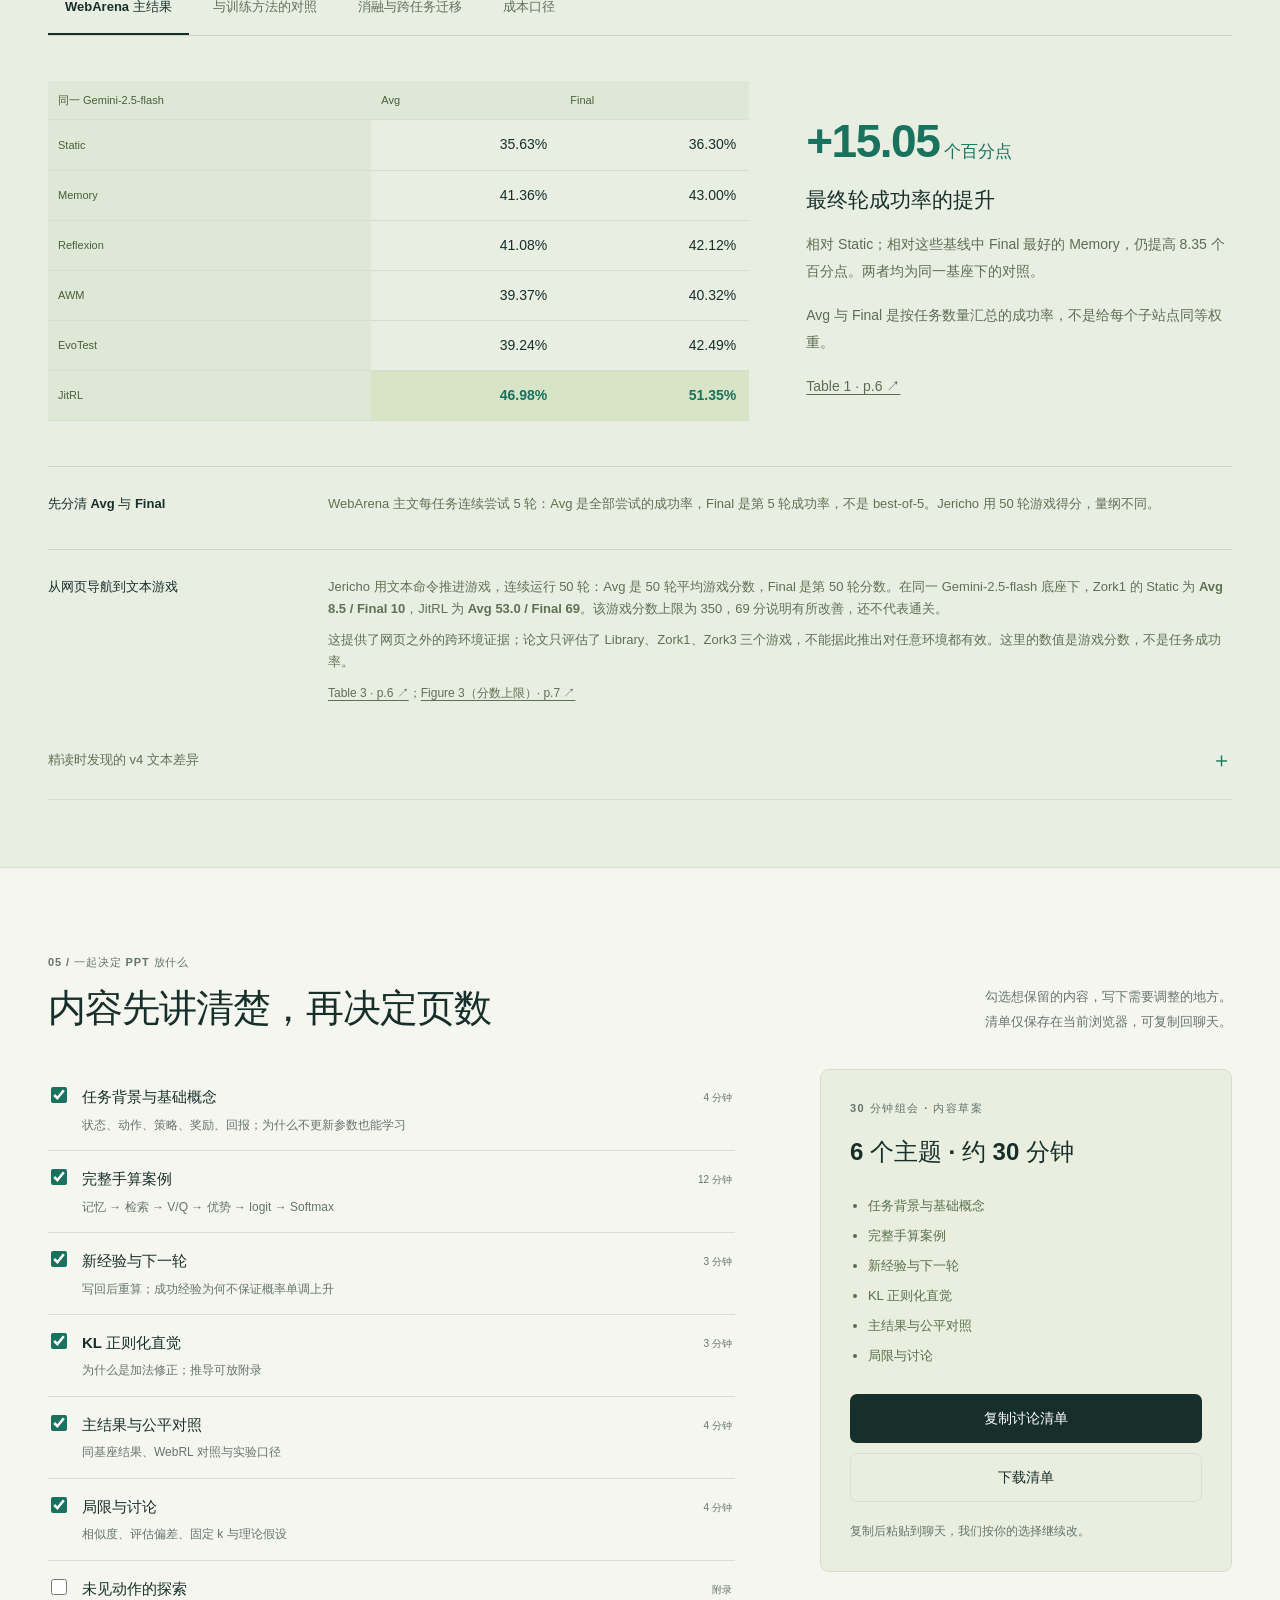
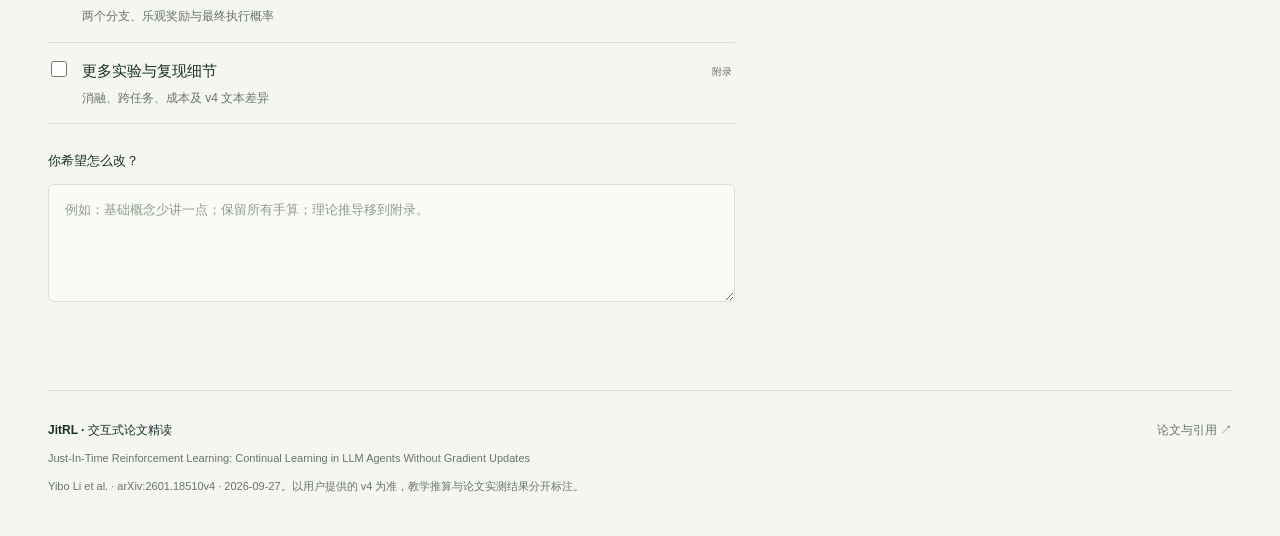
<file: jitrl/index.html>
<!doctype html>
<html lang="zh-CN">
<head>
  <meta charset="utf-8">
  <meta name="viewport" content="width=device-width,initial-scale=1">
  <meta name="theme-color" content="#17483f">
  <meta name="description" content="用一个查找客户评价的案例，逐步计算 JitRL 的回报、价值、优势和动作概率，交互式精读论文。">
  <title>JitRL · 把经验算进下一次选择</title>
  <link rel="stylesheet" href="style.css">
</head>
<body>
  <a class="skip-link" href="#lab">跳到逐步计算</a>
  <header class="topbar">
    <a href="#intro" class="brand" aria-label="JitRL 精读首页"><span class="brand-mark">J.</span><span>JitRL <small>论文精读</small></span></a>
    <nav aria-label="主导航"><a href="lecture/">详细方法讲义</a><a href="#lab">逐步计算</a><a href="#theory">理论</a><a href="#evidence">实验</a></nav>
  </header>
  <main>
    <section class="hero wrap" id="intro">
      <div class="hero-copy">
        <p class="eyebrow">PAPER WALKTHROUGH <span>·</span> arXiv:2601.18510v4</p>
        <h1>把经验算进<br>下一次<span>选择</span>。</h1>
        <p class="hero-lead">模型参数不动，动作概率可以变。<br>用一次“查找客户评价”的任务，算清 JitRL 如何从历史中学习。</p>
        <div class="hero-actions"><a class="button primary" href="#lab">开始逐步计算 <span aria-hidden="true">→</span></a><a class="text-link" href="https://arxiv.org/abs/2601.18510v4" target="_blank" rel="noreferrer">阅读原论文 ↗</a></div>
        <p class="byline">Li et al. · National University of Singapore · v4 / 2026.09.27</p>
      </div>
      <div class="hero-evidence" aria-label="默认教学案例中的 Marketing 动作概率变化">
        <div class="mini-caption">同一状态 · 同一冻结模型</div>
        <div class="big-change"><span>33.8<small>%</small></span><span class="arrow">→</span><strong>69.7<small>%</small></strong></div>
        <p>点击 <b>Marketing</b> 的概率</p>
        <div class="mini-track"><i style="width:33.8%"></i></div><div class="mini-track teal"><i style="width:69.7%"></i></div>
        <div class="hero-loop"><span>历史回报</span><b>+</b><span>模型偏好</span><b>→</b><span>新的策略</span></div>
        <p class="fineprint">默认教学示例，非论文实验日志。<br>后文每个中间值都可展开核算。</p>
      </div>
    </section>

    <section class="premise wrap" aria-label="任务与方法">
      <div><span class="section-number">01 / 出发点</span><h2>“评价”应该去哪个菜单找？</h2></div>
      <div class="premise-copy"><p>基座模型觉得 <b>Catalog</b> 更像正确入口，但论文的真实案例中，客户评价在 <b>Marketing</b>。JitRL 检索过去的行动及其后果，把经验变成对候选动作的数值修正。</p><p class="source">原始场景与定性纠偏：Table 7，p.8。以下奖励、轨迹和数值是为讲解构造的独立案例。</p></div>
    </section>

    <section class="lab-section" id="lab">
      <div class="wrap">
        <div class="section-heading"><div><p class="section-number">02 / 逐步计算</p><h2>跟着一条完整的计算链走</h2></div><p>左边选择步骤，右边调整参数。<br>所有中间值与动作概率同步重算。</p></div>
        <div class="lab-layout">
          <nav class="step-nav" id="step-nav" aria-label="计算步骤"></nav>
          <article class="stage" aria-labelledby="stage-title">
            <div class="stage-top"><span id="stage-count">01 / 11</span><span class="example-label">教学示例</span></div>
            <h3 id="stage-title"></h3><p class="stage-lead" id="stage-lead"></p>
            <div id="stage-content"></div>
            <div class="stage-bottom"><a id="stage-source" target="_blank" rel="noreferrer"></a><div class="step-arrows"><button type="button" id="prev" aria-label="上一步">←</button><button type="button" id="next">下一步 →</button></div></div>
          </article>
          <aside class="inspector" aria-label="参数与实时动作概率">
            <div class="inspector-head"><h3>参数实验</h3><button class="reset-button" type="button" id="reset">恢复默认</button></div>
            <label class="range-label" for="beta">经验修正强度 <b>β <output id="beta-output">1.00</output></b></label>
            <input id="beta" type="range" min="0" max="3" step="0.05" value="1" aria-describedby="beta-help">
            <p id="beta-help" class="control-help">β=0 保留基座；越大越偏向历史优势。默认 β=1 是教学选择。</p>
            <label class="range-label" for="gamma">未来奖励权重 <b>γ <output id="gamma-output">0.10</output></b></label>
            <input id="gamma" type="range" min="0" max="1" step="0.05" value="0.1" aria-describedby="gamma-help">
            <p id="gamma-help" class="control-help">默认 γ=0.1 参照 Table 11。本页保留逐步奖励，改变 γ 时重算 G；只存 G 的真实记忆不会自动重算。</p>
            <label class="toggle-row"><input id="normalize" type="checkbox" checked><span>按论文实现归一化优势<small>关闭后用于对照正文公式</small></span></label>
            <label class="toggle-row"><input id="new-memory" type="checkbox"><span>加入一条新的成功经验<small>起始回报由 [2,3,3] 计算</small></span></label>
            <div class="distribution"><h4>此刻会怎样选择？</h4><div class="chart-legend"><span><i class="base-dot"></i>基座</span><span><i class="new-dot"></i>修正后</span></div><div id="probability-bars"></div></div>
            <p class="memory-status" id="memory-status" aria-live="polite"></p>
          </aside>
        </div>
        <div class="glossary"><b>符号速查</b><span><i>r</i> 逐步奖励</span><span><i>G</i> 折扣回报</span><span><i>Q</i> 动作价值估计</span><span><i>V</i> 状态基线估计</span><span><i>A</i> 相对优势估计</span><span><i>π</i> 选择概率</span></div>
      </div>
    </section>

    <section class="wrap theory-section" id="theory">
      <div class="section-heading"><div><p class="section-number">03 / 理论解释</p><h2>为什么可以直接“加优势”？</h2></div><p>精确求解的是一个局部正则化目标，<br>不是无条件保证真实任务最优。</p></div>
      <div class="theory-layout"><div>
        <p>把更好的历史经验用起来，同时不要完全偏离基座模型。对固定状态与候选集合，论文把这两件事写成同一个目标：</p>
        <div class="equation big">max<sub>p</sub> <span class="good">∑<sub>a</sub> p(a)Ã(a)</span> − <span class="muted">(1/β) D<sub>KL</sub>(p ‖ π₀)</span></div>
        <div class="equation-labels"><span>鼓励高优势动作</span><span>惩罚过度偏离基座</span></div>
        <p>对概率求导，再用总和为 1 的约束归一化，得到：</p>
        <div class="equation">p*(a) ∝ π₀(a) exp[βÃ(a)]</div>
        <p>由于 π₀=Softmax(z)，上式等价于 <b>Softmax(z+βÃ)</b>。不需要对模型参数反向传播。</p>
        <p class="source">Theorem 4.1 / Appendix B，pp.4、11–12。这里用实现中的归一化优势 Ã；相对原始 A 的有效强度为 β/(max|A|+ε)。推导要求 β&gt;0。</p>
      </div><div class="theory-check"><p class="mini-caption">用右侧参数对应的案例核对</p><h3>当前估计目标的变化</h3><div id="objective-table"></div><p class="fineprint">目标使用当前优势估计；分数变高并不证明真实环境奖励一定增加。</p></div></div>
      <div class="deep-dives">
        <details><summary>展开推导：拉格朗日的一阶条件 <span>＋</span></summary><div class="detail-body"><p>令 u=Ã，并用 η 表示概率和约束的乘子，避免与探索率 λ 混淆。</p><div class="equation compact">L(p,η) = ∑p(a)u(a) − (1/β)∑p(a)log[p(a)/π₀(a)] + η(∑p(a)−1)</div><div class="equation compact">∂L/∂p(a) = u(a) − [1+log p(a)−log π₀(a)]/β + η = 0</div><p>因此 log p(a)=log π₀(a)+βu(a)+βη−1。指数化后，最后两项给出对所有动作相同的归一化常数。β&gt;0 且基座概率为正时，目标为严格凹函数，此解为给定目标的唯一最优解。</p></div></details>
        <details><summary>没有历史的动作，如何鼓励探索？ <span>＋</span></summary><div class="detail-body"><p>新增一个基座提出、但邻域未见过的 <b>Help</b> 动作，基础 logit 设为 0.2。取 WebArena 的 λ=0.05、α=5。下面根据当前教学参数，分别完整计算两个分支：</p><div id="exploration-table"></div><p>λ 控制“赋予乐观价值”的概率，并非最终选中 Help 的概率。常规分支 Q=0，但 A=−V，不能设成 A=0；V 为负时，这个优势也可以为正。开启归一化时，每个分支都重新寻找最大绝对优势。</p><p class="source">Eq. (6)，p.4；Table 11，p.21。主案例中原有三个动作都有历史；这里单独解释未见动作。</p></div></details>
        <details><summary>理论保证、真实实现与冷启动的距离 <span>＋</span></summary><div class="detail-body"><ul><li>一致性分析还要求价值随状态与策略平滑变化、k 随记忆增长而增大、k/N→0，各动作覆盖充分，且邻域策略漂移→0。固定 k=10 的实验不能直接获得同样的渐近保证。</li><li>评价噪声需要条件无偏；系统性错评会污染价值估计。评价器给出的逐步奖励也不等于环境真值。</li><li>模型输出候选索引的 logprob，或显式报告置信分并转换为代理 logits。两条路径都要明确分数的尺度。</li><li>候选集合合并模型候选与历史动作；仅来自记忆的动作初始化 z=0。两边都没有的动作不能凭空出现。</li><li>空邻域时可回退基座，避免 V 和 α/|N| 除零；这是实现建议，论文伪代码没有明确给出该分支。</li></ul><p class="source">§5.1，p.5；Appendix C–F，pp.12–16；Algorithm 1，p.26。</p></div></details>
      </div>
    </section>

    <section class="evidence-section" id="evidence"><div class="wrap">
      <div class="section-heading"><div><p class="section-number">04 / 实验与边界</p><h2>有效，但要把比较条件放在一起看</h2></div><p>实验结果固定引用原论文；<br>上面的教学参数不会改变这些数据。</p></div>
      <div class="evidence-tabs" role="tablist" aria-label="实验结果"><button id="tab-main" role="tab" aria-selected="true" aria-controls="results-panel" data-result="main">WebArena 主结果</button><button id="tab-controlled" role="tab" aria-selected="false" aria-controls="results-panel" data-result="controlled">与训练方法的对照</button><button id="tab-ablation" role="tab" aria-selected="false" aria-controls="results-panel" data-result="ablation">消融与跨任务迁移</button><button id="tab-cost" role="tab" aria-selected="false" aria-controls="results-panel" data-result="cost">成本口径</button></div>
      <div id="results-panel" role="tabpanel" aria-labelledby="tab-main"></div>
      <div class="evaluation-note"><b>先分清 Avg 与 Final</b><p>WebArena 主文每任务连续尝试 5 轮：Avg 是全部尝试的成功率，Final 是第 5 轮成功率，不是 best-of-5。Jericho 用 50 轮游戏得分，量纲不同。</p></div>
      <div class="evaluation-note"><b>从网页导航到文本游戏</b><div><p>Jericho 用文本命令推进游戏，连续运行 50 轮：Avg 是 50 轮平均游戏分数，Final 是第 50 轮分数。在同一 Gemini-2.5-flash 底座下，Zork1 的 Static 为 <b>Avg 8.5 / Final 10</b>，JitRL 为 <b>Avg 53.0 / Final 69</b>。该游戏分数上限为 350，69 分说明有所改善，还不代表通关。</p><p>这提供了网页之外的跨环境证据；论文只评估了 Library、Zork1、Zork3 三个游戏，不能据此推出对任意环境都有效。这里的数值是游戏分数，不是任务成功率。</p><p class="source"><a href="https://arxiv.org/pdf/2601.18510v4#page=6" target="_blank" rel="noreferrer">Table 3 · p.6 ↗</a>；<a href="https://arxiv.org/pdf/2601.18510v4#page=7" target="_blank" rel="noreferrer">Figure 3（分数上限）· p.7 ↗</a></p></div></div>
      <details class="paper-notes"><summary>精读时发现的 v4 文本差异 <span>＋</span></summary><div class="detail-body"><ul><li>正文 WebArena 协议是 5 次尝试（p.5），Table 11 的 episodes 写为 50（p.21）；此处主结果按正文口径解释。</li><li>正文写 z+βA，实际算法含优势归一化。Eq. (25)（p.16）分母只加一次 ε，Algorithm 1（p.26）写了两次；案例遵循 Eq. (25)，ε=10⁻⁸ 是教学选择。</li><li>Table 14（p.22）中 Qwen3-32B 的 Zork1 平均分是 42.1，Appendix O.4（p.23）同底座文字使用了 53.0；主表中 53.0 对应 Gemini 设置。不要混成同一组实验。</li><li>超参数表没有明确 β；口头置信分到 logit 的唯一映射、空记忆处理需与固定版本代码核对。</li></ul></div></details>
    </div></section>

    <section class="wrap outline-section" id="outline">
      <div class="section-heading"><div><p class="section-number">05 / 一起决定 PPT 放什么</p><h2>内容先讲清楚，再决定页数</h2></div><p>勾选想保留的内容，写下需要调整的地方。<br>清单仅保存在当前浏览器，可复制回聊天。</p></div>
      <div class="outline-layout"><div><div id="outline-options"></div><label class="notes-label" for="discussion-notes">你希望怎么改？</label><textarea id="discussion-notes" rows="4" placeholder="例如：基础概念少讲一点；保留所有手算；理论推导移到附录。"></textarea></div><aside class="outline-summary"><p class="mini-caption">30 分钟组会 · 内容草案</p><h3 id="outline-count"></h3><ul id="outline-selected"></ul><button class="button primary" type="button" id="copy-outline">复制讨论清单</button><button class="button secondary" type="button" id="download-outline">下载清单</button><p class="fineprint" id="copy-status" role="status">复制后粘贴到聊天，我们按你的选择继续改。</p></aside></div>
    </section>
  </main>
  <footer class="footer wrap"><div><b>JitRL · 交互式论文精读</b><p>Just-In-Time Reinforcement Learning: Continual Learning in LLM Agents Without Gradient Updates</p><p>Yibo Li et al. · arXiv:2601.18510v4 · 2026-09-27。以用户提供的 v4 为准，教学推算与论文实测结果分开标注。</p></div><a href="https://arxiv.org/abs/2601.18510v4" target="_blank" rel="noreferrer">论文与引用 ↗</a></footer>
  <script type="module" src="app.js"></script>
</body>
</html>
</file>
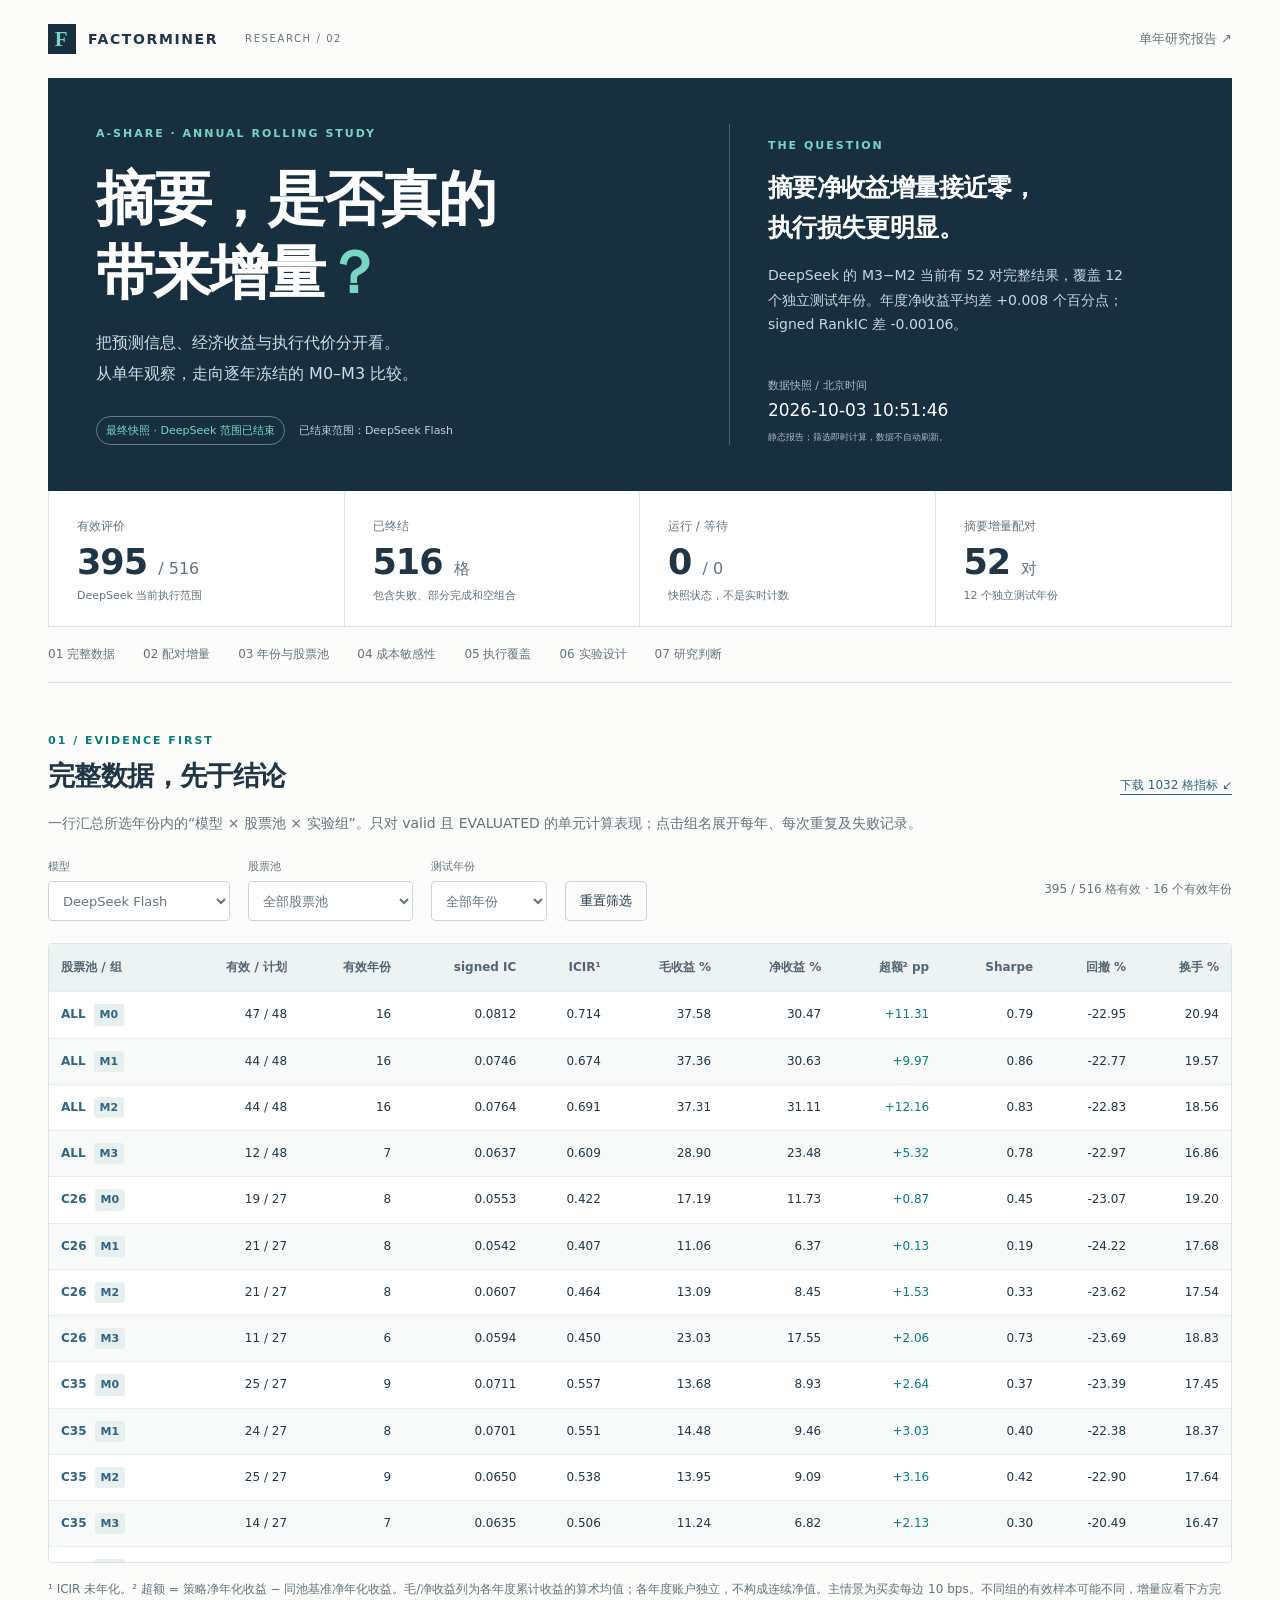
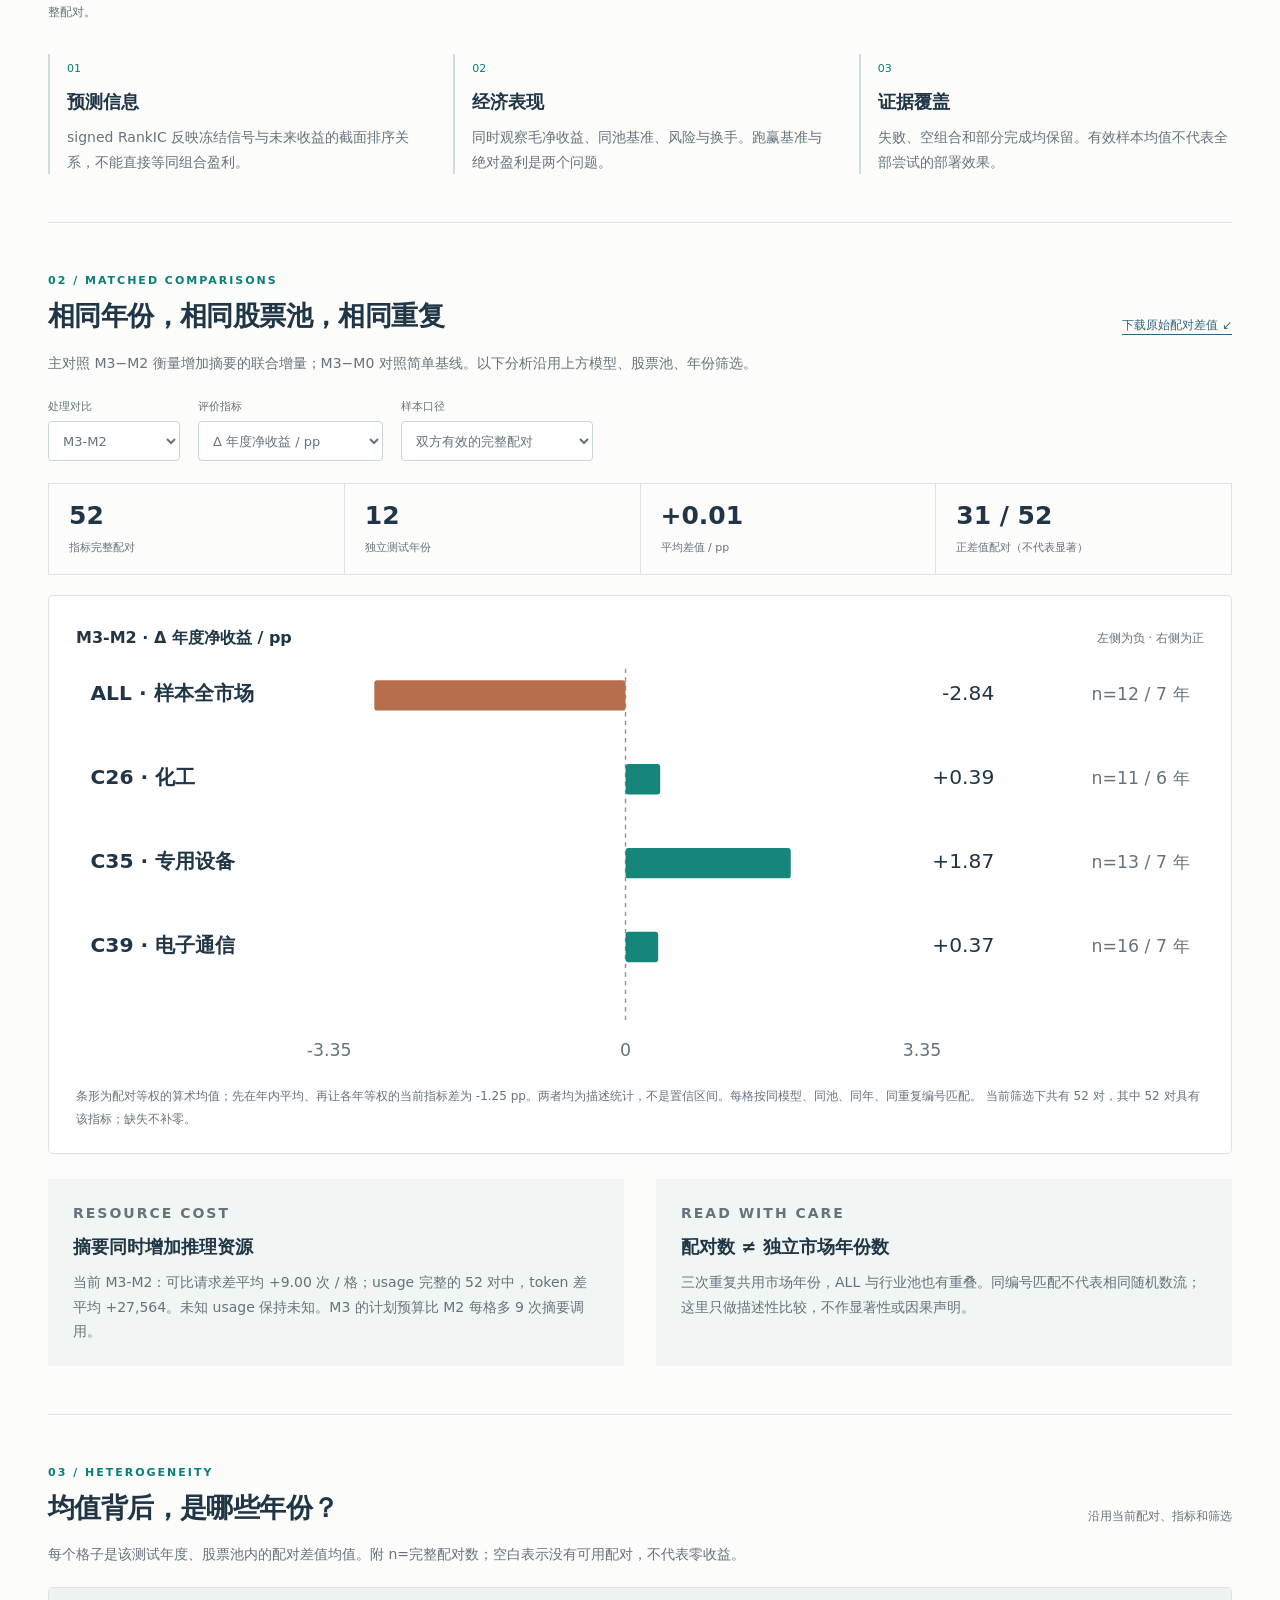
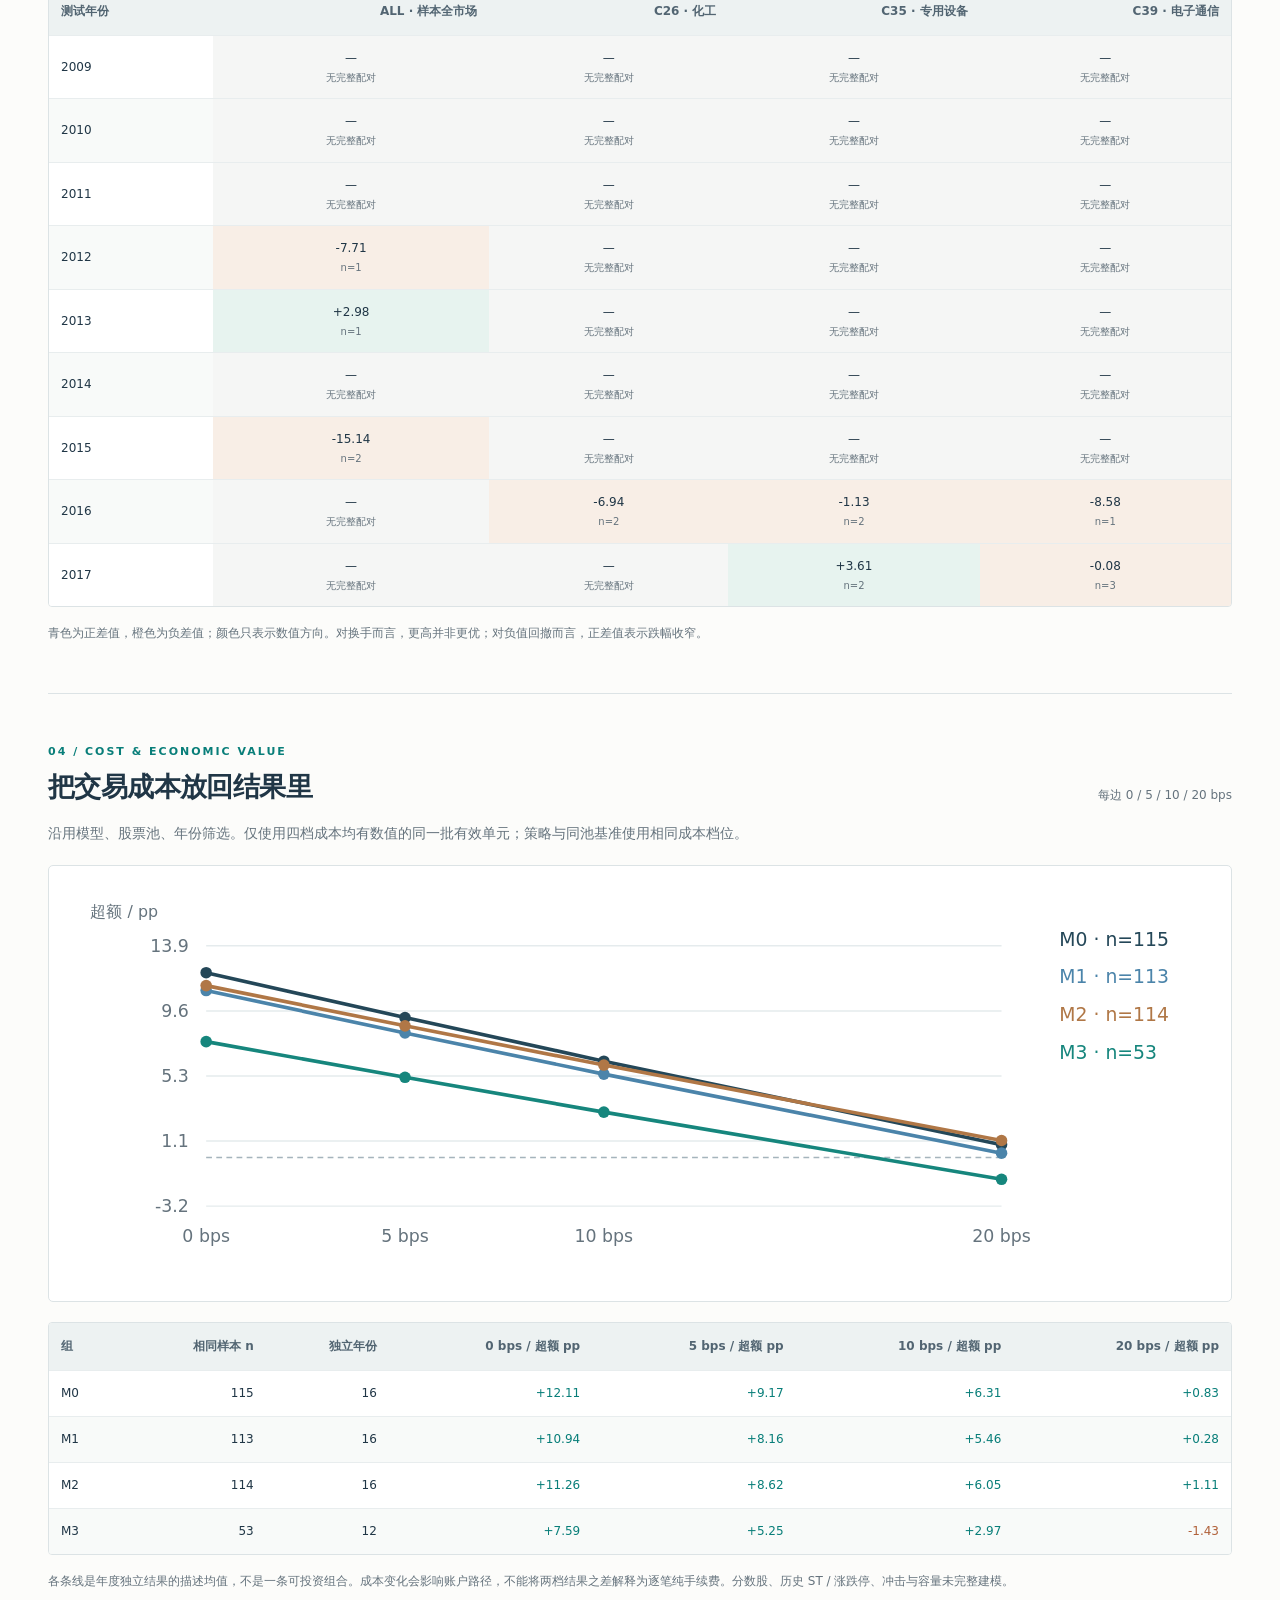
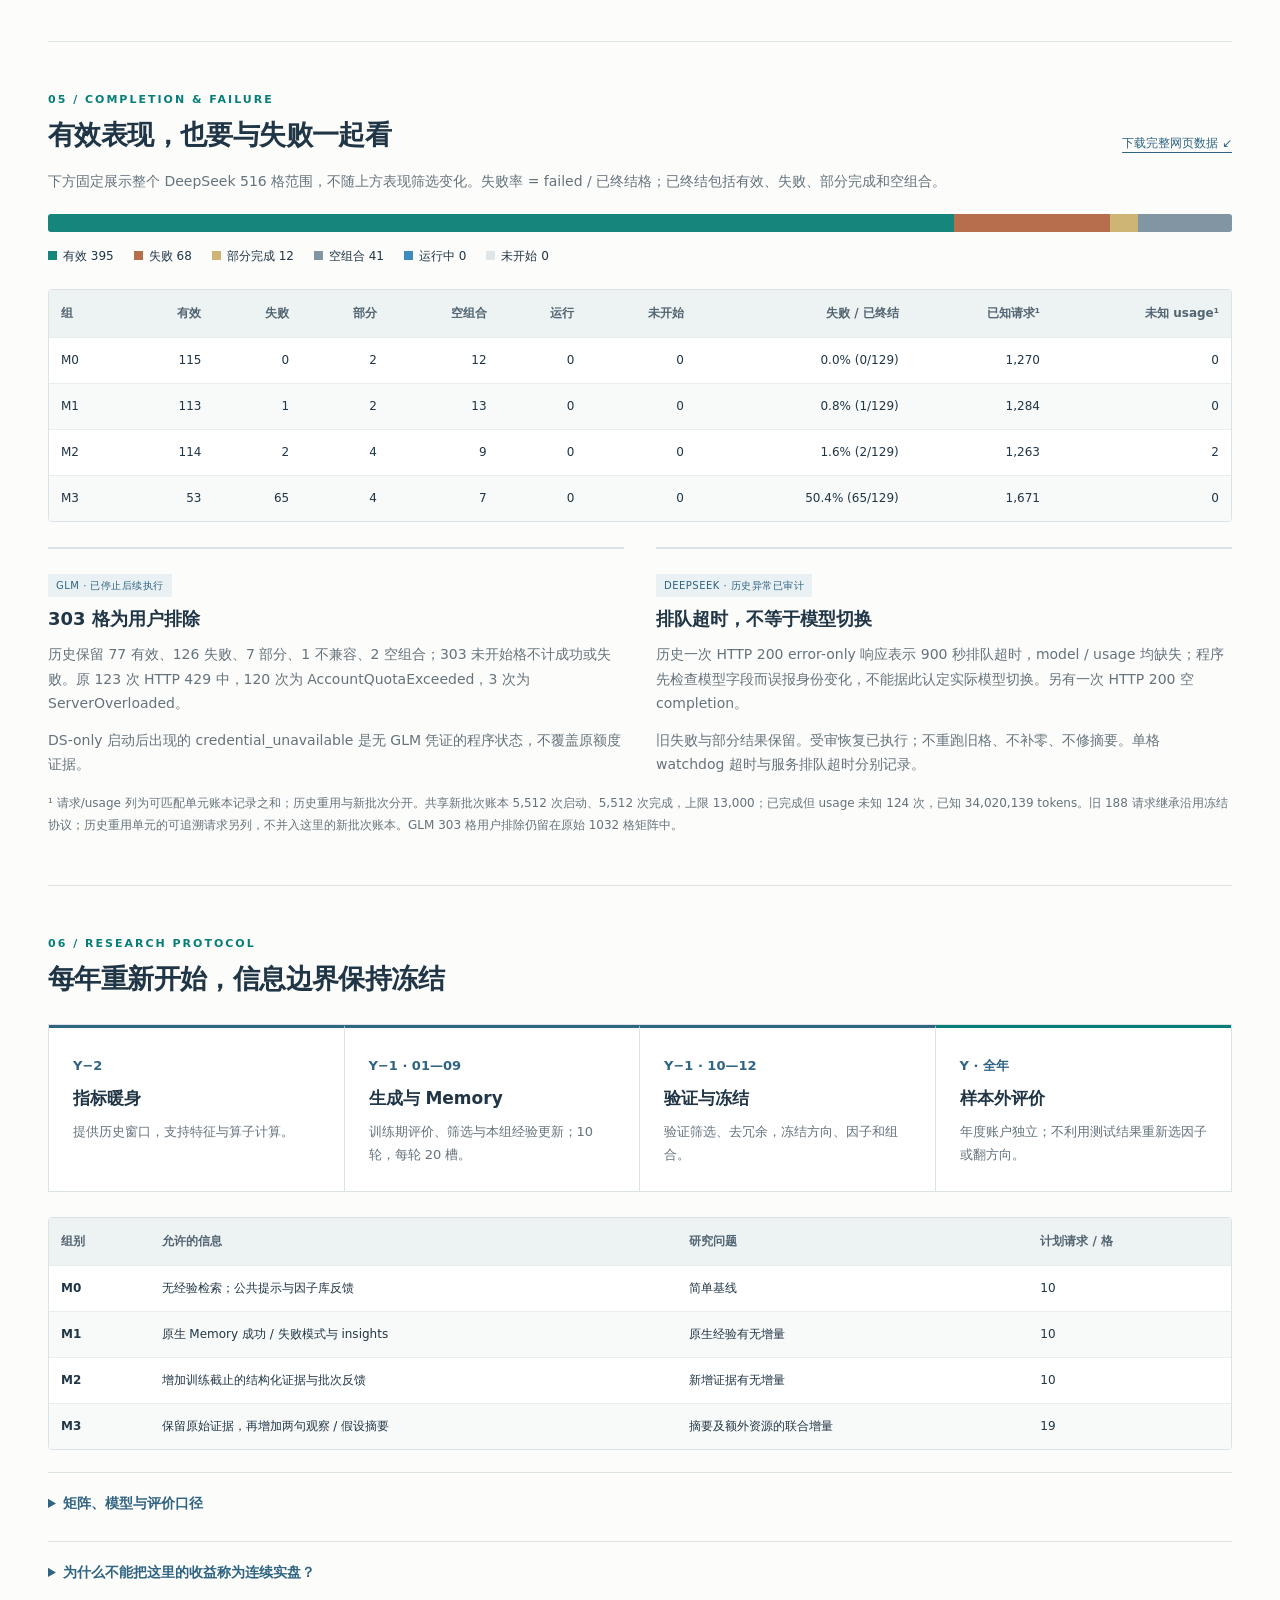
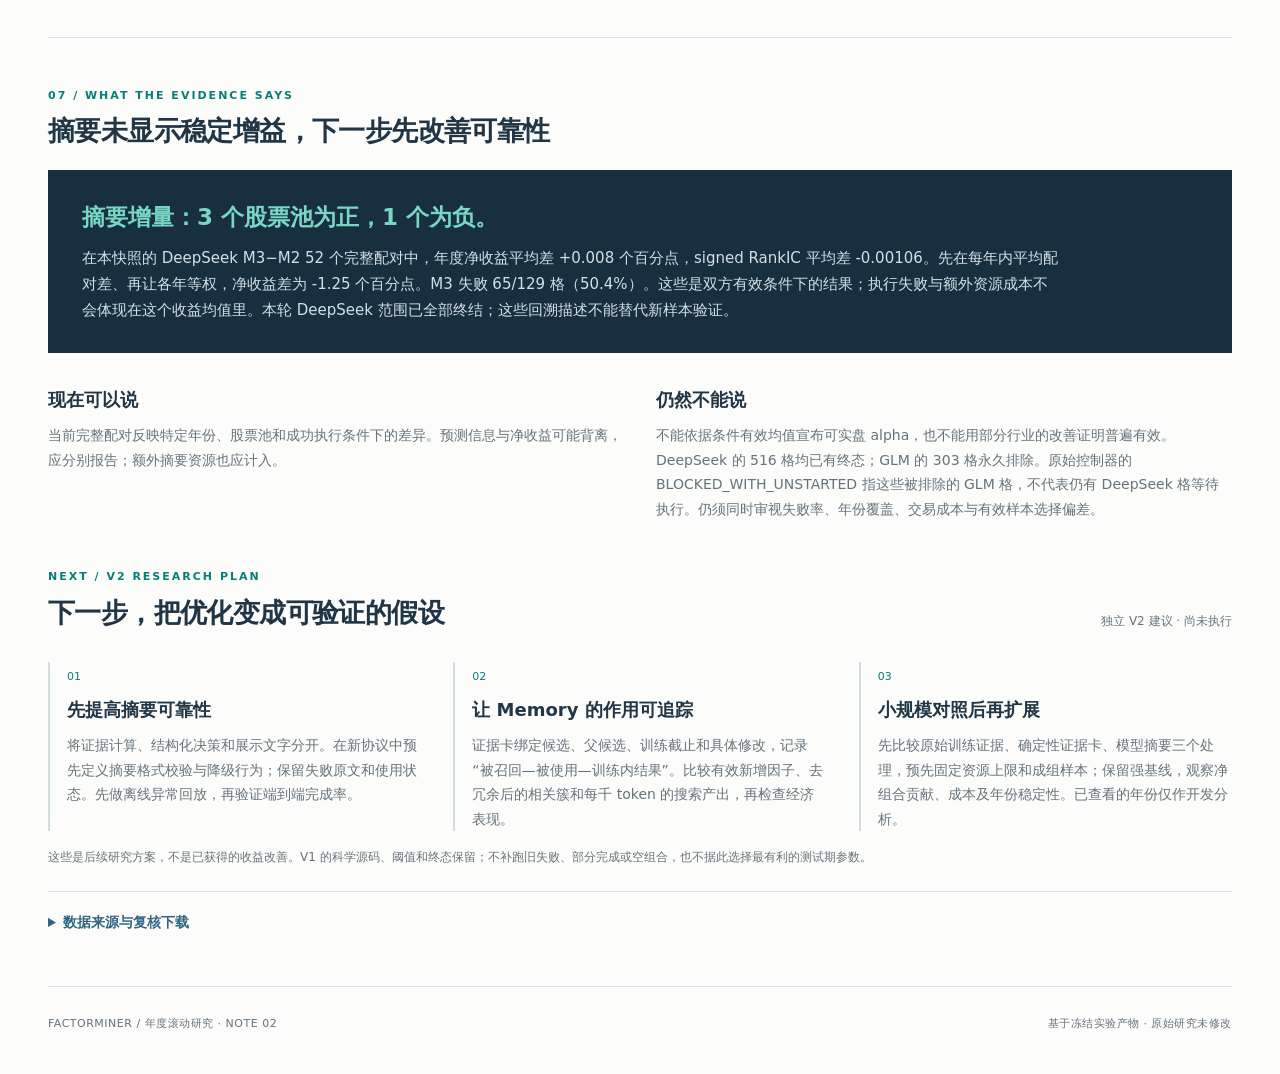
<file: rolling/index.html>
<!doctype html>
<html lang="zh-CN">
<head><meta charset="utf-8"><meta name="viewport" content="width=device-width,initial-scale=1"><meta name="description" content="FactorMiner A股年度滚动研究最终报告：DeepSeek M0–M3、有效覆盖、完整配对、成本与信息边界。"><title>FactorMiner · DeepSeek 最终研究报告</title><link rel="icon" href="data:image/svg+xml,%3Csvg xmlns='http://www.w3.org/2000/svg' viewBox='0 0 40 40'%3E%3Crect width='40' height='40' rx='8' fill='%231a3245'/%3E%3Cpath d='M12 30V10h18M12 19h13' fill='none' stroke='%236cd4c5' stroke-width='4'/%3E%3C/svg%3E"><link rel="stylesheet" href="style.css"><script defer src="data.js"></script><script defer src="metrics.js"></script><script defer src="app.js"></script></head>
<body><a class="skip" href="#overview">跳到研究数据</a>
<header class="mast"><a class="brand" href="#"><span class="mark">F</span> FACTORMINER <span>RESEARCH / 02</span></a><a href="https://wst1234566.github.io/factorminer-research-report/">单年研究报告 ↗</a></header>
<main>
<section class="hero" aria-labelledby="title"><div class="hero-main"><div class="eyebrow light">A-SHARE · ANNUAL ROLLING STUDY</div><h1 id="title">摘要，是否真的<br>带来增量<span>？</span></h1><p class="lede">把预测信息、经济收益与执行代价分开看。<br>从单年观察，走向逐年冻结的 M0–M3 比较。</p><div class="hero-meta"><span class="pill">最终快照 · DeepSeek 范围已结束</span><span>已结束范围：DeepSeek Flash</span></div></div><aside class="hero-aside"><p class="eyebrow light">THE QUESTION</p><h2>摘要净收益增量接近零，<br>执行损失更明显。</h2><p id="hero-reading"></p><div class="snapshot"><span>数据快照 / 北京时间</span><strong id="as-of"></strong><small>静态报告；筛选即时计算，数据不自动刷新。</small></div></aside></section>
<div class="kpis" id="kpis" aria-label="DeepSeek 执行覆盖"></div>
<nav class="nav" aria-label="报告章节"><a href="#overview">01 完整数据</a><a href="#memory">02 配对增量</a><a href="#years">03 年份与股票池</a><a href="#economics">04 成本敏感性</a><a href="#coverage">05 执行覆盖</a><a href="#protocol">06 实验设计</a><a href="#judgement">07 研究判断</a></nav>

<section id="overview"><div class="section-head"><div><p class="eyebrow">01 / EVIDENCE FIRST</p><h2>完整数据，先于结论</h2></div><a class="download" href="units.csv" download>下载 1032 格指标 ↙</a></div><p class="intro">一行汇总所选年份内的“模型 × 股票池 × 实验组”。只对 valid 且 EVALUATED 的单元计算表现；点击组名展开每年、每次重复及失败记录。</p>
<div class="controls"><label>模型<select id="model"><option value="deepseek">DeepSeek Flash</option><option value="glm">GLM 5.3 · 历史结果</option></select></label><label>股票池<select id="pool"><option value="all">全部股票池</option><option value="ALL">ALL · 样本全市场</option><option value="C26">C26 · 化工</option><option value="C35">C35 · 专用设备</option><option value="C39">C39 · 电子通信</option></select></label><label>测试年份<select id="year"><option value="all">全部年份</option></select></label><button class="secondary" id="reset">重置筛选</button><span id="filter-summary" role="status"></span></div>
<div class="table-wrap" tabindex="0" aria-label="完整分组指标，可横向滚动"><table><thead><tr><th scope="col">股票池 / 组</th><th scope="col">有效 / 计划</th><th scope="col">有效年份</th><th scope="col">signed IC</th><th scope="col">ICIR¹</th><th scope="col">毛收益 %</th><th scope="col">净收益 %</th><th scope="col">超额² pp</th><th scope="col">Sharpe</th><th scope="col">回撤 %</th><th scope="col">换手 %</th></tr></thead><tbody id="group-body"></tbody></table></div><p class="note">¹ ICIR 未年化。² 超额 = 策略净年化收益 − 同池基准净年化收益。毛/净收益列为各年度累计收益的算术均值；各年度账户独立，不构成连续净值。主情景为买卖每边 10 bps。不同组的有效样本可能不同，增量应看下方完整配对。</p>
<div class="reading"><article><span>01</span><h3>预测信息</h3><p>signed RankIC 反映冻结信号与未来收益的截面排序关系，不能直接等同组合盈利。</p></article><article><span>02</span><h3>经济表现</h3><p>同时观察毛净收益、同池基准、风险与换手。跑赢基准与绝对盈利是两个问题。</p></article><article><span>03</span><h3>证据覆盖</h3><p>失败、空组合和部分完成均保留。有效样本均值不代表全部尝试的部署效果。</p></article></div></section>

<section id="memory"><div class="section-head"><div><p class="eyebrow">02 / MATCHED COMPARISONS</p><h2>相同年份，相同股票池，相同重复</h2></div><a class="download" href="paired_differences.csv" download>下载原始配对差值 ↙</a></div><p class="intro">主对照 M3−M2 衡量增加摘要的联合增量；M3−M0 对照简单基线。以下分析沿用上方模型、股票池、年份筛选。</p><div class="controls"><label>处理对比<select id="contrast"><option>M3-M2</option><option>M3-M0</option><option>M1-M0</option><option>M2-M1</option><option>M3-M1</option><option>Flash-GLM</option></select></label><label>评价指标<select id="metric"><option value="net_cumulative_return">Δ 年度净收益 / pp</option><option value="rank_ic">Δ signed RankIC</option><option value="rank_icir">Δ ICIR（未年化）</option><option value="gross_cumulative_return">Δ 年度毛收益 / pp</option><option value="excess_cagr">Δ 年化超额 / pp</option><option value="sharpe">Δ Sharpe</option><option value="max_drawdown">Δ 最大回撤 / pp</option><option value="turnover_two_sided_daily_mean">Δ 日均双边换手 / pp</option></select></label><label>样本口径<select id="sample"><option value="pair">双方有效的完整配对</option><option value="four">M0–M3 共同有效样本</option></select></label></div>
<div id="pair-kpis" class="mini-kpis" aria-live="polite"></div><div class="chart-card"><div class="chart-top"><h3 id="pair-title"></h3><span>左侧为负 · 右侧为正</span></div><div id="pair-chart"></div><p id="pair-caption" class="note"></p></div><div class="two-col"><article class="callout"><p class="eyebrow">RESOURCE COST</p><h3>摘要同时增加推理资源</h3><p id="resource-reading"></p></article><article class="callout"><p class="eyebrow">READ WITH CARE</p><h3>配对数 ≠ 独立市场年份数</h3><p>三次重复共用市场年份，ALL 与行业池也有重叠。同编号匹配不代表相同随机数流；这里只做描述性比较，不作显著性或因果声明。</p></article></div></section>

<section id="years"><div class="section-head"><div><p class="eyebrow">03 / HETEROGENEITY</p><h2>均值背后，是哪些年份？</h2></div><span class="subtle">沿用当前配对、指标和筛选</span></div><p class="intro">每个格子是该测试年度、股票池内的配对差值均值。附 n=完整配对数；空白表示没有可用配对，不代表零收益。</p><div id="year-matrix" class="table-wrap" tabindex="0" aria-label="年度配对差异矩阵"></div><p class="note">青色为正差值，橙色为负差值；颜色只表示数值方向。对换手而言，更高并非更优；对负值回撤而言，正差值表示跌幅收窄。</p></section>

<section id="economics"><div class="section-head"><div><p class="eyebrow">04 / COST & ECONOMIC VALUE</p><h2>把交易成本放回结果里</h2></div><span class="subtle">每边 0 / 5 / 10 / 20 bps</span></div><p class="intro">沿用模型、股票池、年份筛选。仅使用四档成本均有数值的同一批有效单元；策略与同池基准使用相同成本档位。</p><div id="cost-chart" class="chart-card"></div><div id="cost-table" class="table-wrap" tabindex="0" aria-label="成本敏感性明细"></div><p class="note">各条线是年度独立结果的描述均值，不是一条可投资组合。成本变化会影响账户路径，不能将两档结果之差解释为逐笔纯手续费。分数股、历史 ST / 涨跌停、冲击与容量未完整建模。</p></section>

<section id="coverage"><div class="section-head"><div><p class="eyebrow">05 / COMPLETION & FAILURE</p><h2>有效表现，也要与失败一起看</h2></div><a class="download" href="snapshot.json" download>下载完整网页数据 ↙</a></div><p class="intro">下方固定展示整个 DeepSeek 516 格范围，不随上方表现筛选变化。失败率 = failed / 已终结格；已终结包括有效、失败、部分完成和空组合。</p><div id="status-stack" class="status-stack" aria-label="DeepSeek 状态分布"></div><div id="status-legend" class="legend"></div><div id="coverage-table" class="table-wrap" tabindex="0" aria-label="按实验组的状态和资源"></div>
<div class="two-col audit"><article><span class="tag">GLM · 已停止后续执行</span><h3>303 格为用户排除</h3><p>历史保留 77 有效、126 失败、7 部分、1 不兼容、2 空组合；303 未开始格不计成功或失败。原 123 次 HTTP 429 中，120 次为 AccountQuotaExceeded，3 次为 ServerOverloaded。</p><p>DS-only 启动后出现的 credential_unavailable 是无 GLM 凭证的程序状态，不覆盖原额度证据。</p></article><article><span class="tag">DEEPSEEK · 历史异常已审计</span><h3>排队超时，不等于模型切换</h3><p>历史一次 HTTP 200 error-only 响应表示 900 秒排队超时，model / usage 均缺失；程序先检查模型字段而误报身份变化，不能据此认定实际模型切换。另有一次 HTTP 200 空 completion。</p><p>旧失败与部分结果保留。受审恢复已执行；不重跑旧格、不补零、不修摘要。单格 watchdog 超时与服务排队超时分别记录。</p></article></div><p class="note" id="budget-note"></p></section>

<section id="protocol"><div class="section-head"><div><p class="eyebrow">06 / RESEARCH PROTOCOL</p><h2>每年重新开始，信息边界保持冻结</h2></div></div><div class="timeline"><article><b>Y−2</b><h3>指标暖身</h3><p>提供历史窗口，支持特征与算子计算。</p></article><article><b>Y−1 · 01—09</b><h3>生成与 Memory</h3><p>训练期评价、筛选与本组经验更新；10 轮，每轮 20 槽。</p></article><article><b>Y−1 · 10—12</b><h3>验证与冻结</h3><p>验证筛选、去冗余，冻结方向、因子和组合。</p></article><article><b>Y · 全年</b><h3>样本外评价</h3><p>年度账户独立；不利用测试结果重新选因子或翻方向。</p></article></div>
<div class="table-wrap" tabindex="0"><table class="text-table"><thead><tr><th>组别</th><th>允许的信息</th><th>研究问题</th><th>计划请求 / 格</th></tr></thead><tbody><tr><td><b>M0</b></td><td>无经验检索；公共提示与因子库反馈</td><td>简单基线</td><td>10</td></tr><tr><td><b>M1</b></td><td>原生 Memory 成功 / 失败模式与 insights</td><td>原生经验有无增量</td><td>10</td></tr><tr><td><b>M2</b></td><td>增加训练截止的结构化证据与批次反馈</td><td>新增证据有无增量</td><td>10</td></tr><tr><td><b>M3</b></td><td>保留原始证据，再增加两句观察 / 假设摘要</td><td>摘要及额外资源的联合增量</td><td>19</td></tr></tbody></table></div>
<details><summary>矩阵、模型与评价口径</summary><p>ALL 测试 2009–2024；C26 / C35 / C39 测试 2016–2024。2 模型 × 4 组 × 3 重复，总计 1032 格，DeepSeek 当前范围 516 格。DeepSeek 为官方 Flash、thinking disabled；GLM 5.3 为 low，仅保留历史结果。</p><p>最高 20% 股票等权多头，每 5 日换仓，主成本每边 10 bps。ICIR 为日度 signed RankIC 均值 / 标准差，未年化。Sharpe、回撤和换手沿用冻结评价文件；报告不修改指标或阈值。</p></details><details><summary>为什么不能把这里的收益称为连续实盘？</summary><p>这是回溯研究，每个年度账户独立重置。年度累计收益可做描述均值，但不能复利拼接为跨年 CAGR；当前测试样本也不能称为未接触的确认样本。ALL 是数据覆盖的沪深股票样本，不是完整全 A；历史行业分类修订的可追溯保证尚未验证。</p></details></section>

<section id="judgement"><div class="section-head"><div><p class="eyebrow">07 / WHAT THE EVIDENCE SAYS</p><h2>摘要未显示稳定增益，下一步先改善可靠性</h2></div></div><div class="verdict"><h3 id="verdict-title"></h3><p id="verdict-text"></p></div><div class="two-col"><article><h3>现在可以说</h3><p>当前完整配对反映特定年份、股票池和成功执行条件下的差异。预测信息与净收益可能背离，应分别报告；额外摘要资源也应计入。</p></article><article><h3>仍然不能说</h3><p>不能依据条件有效均值宣布可实盘 alpha，也不能用部分行业的改善证明普遍有效。DeepSeek 的 516 格均已有终态；GLM 的 303 格永久排除。原始控制器的 BLOCKED_WITH_UNSTARTED 指这些被排除的 GLM 格，不代表仍有 DeepSeek 格等待执行。仍须同时审视失败率、年份覆盖、交易成本与有效样本选择偏差。</p></article></div><div class="section-head roadmap-head"><div><p class="eyebrow">NEXT / V2 RESEARCH PLAN</p><h2>下一步，把优化变成可验证的假设</h2></div><span class="subtle">独立 V2 建议 · 尚未执行</span></div><div class="reading"><article><span>01</span><h3>先提高摘要可靠性</h3><p>将证据计算、结构化决策和展示文字分开。在新协议中预先定义摘要格式校验与降级行为；保留失败原文和使用状态。先做离线异常回放，再验证端到端完成率。</p></article><article><span>02</span><h3>让 Memory 的作用可追踪</h3><p>证据卡绑定候选、父候选、训练截止和具体修改，记录“被召回—被使用—训练内结果”。比较有效新增因子、去冗余后的相关簇和每千 token 的搜索产出，再检查经济表现。</p></article><article><span>03</span><h3>小规模对照后再扩展</h3><p>先比较原始训练证据、确定性证据卡、模型摘要三个处理，预先固定资源上限和成组样本；保留强基线，观察净组合贡献、成本及年份稳定性。已查看的年份仅作开发分析。</p></article></div><p class="note">这些是后续研究方案，不是已获得的收益改善。V1 的科学源码、阈值和终态保留；不补跑旧失败、部分完成或空组合，也不据此选择最有利的测试期参数。</p><details><summary>数据来源与复核下载</summary><p>基于远端原始执行报告的独立静态快照。网页导出移除了机器路径及运行环境信息；仅携带研究指标、状态、分组编号和来源文件校验值。失败原因显示分类，历史异常以审计说明为准。</p><div class="download-list"><a href="units.csv" download>全矩阵 CSV</a><a href="paired_differences.csv" download>配对 CSV</a><a href="snapshot.json" download>网页 JSON</a><a href="provenance.json" download>快照来源与校验</a><a href="paired_analysis.json" download>配对与年份等权复算</a></div><p class="note" id="provenance"></p></details></section>
<footer><span>FACTORMINER / 年度滚动研究 · NOTE 02</span><span>基于冻结实验产物 · 原始研究未修改</span></footer>
</main><dialog id="detail" aria-labelledby="detail-title"><div class="dialog-head"><span class="eyebrow">UNIT-LEVEL EVIDENCE</span><button id="close-detail" aria-label="关闭详情">×</button></div><h2 id="detail-title"></h2><p class="note">每行是一年、一次重复。未完成或无效结果保留为空；— 表示缺失，不是零。</p><div id="detail-content" class="table-wrap" tabindex="0"></div></dialog><noscript>请启用 JavaScript 查看交互图表，或直接下载 <a href="units.csv">研究数据 CSV</a>。</noscript></body></html>
</file>
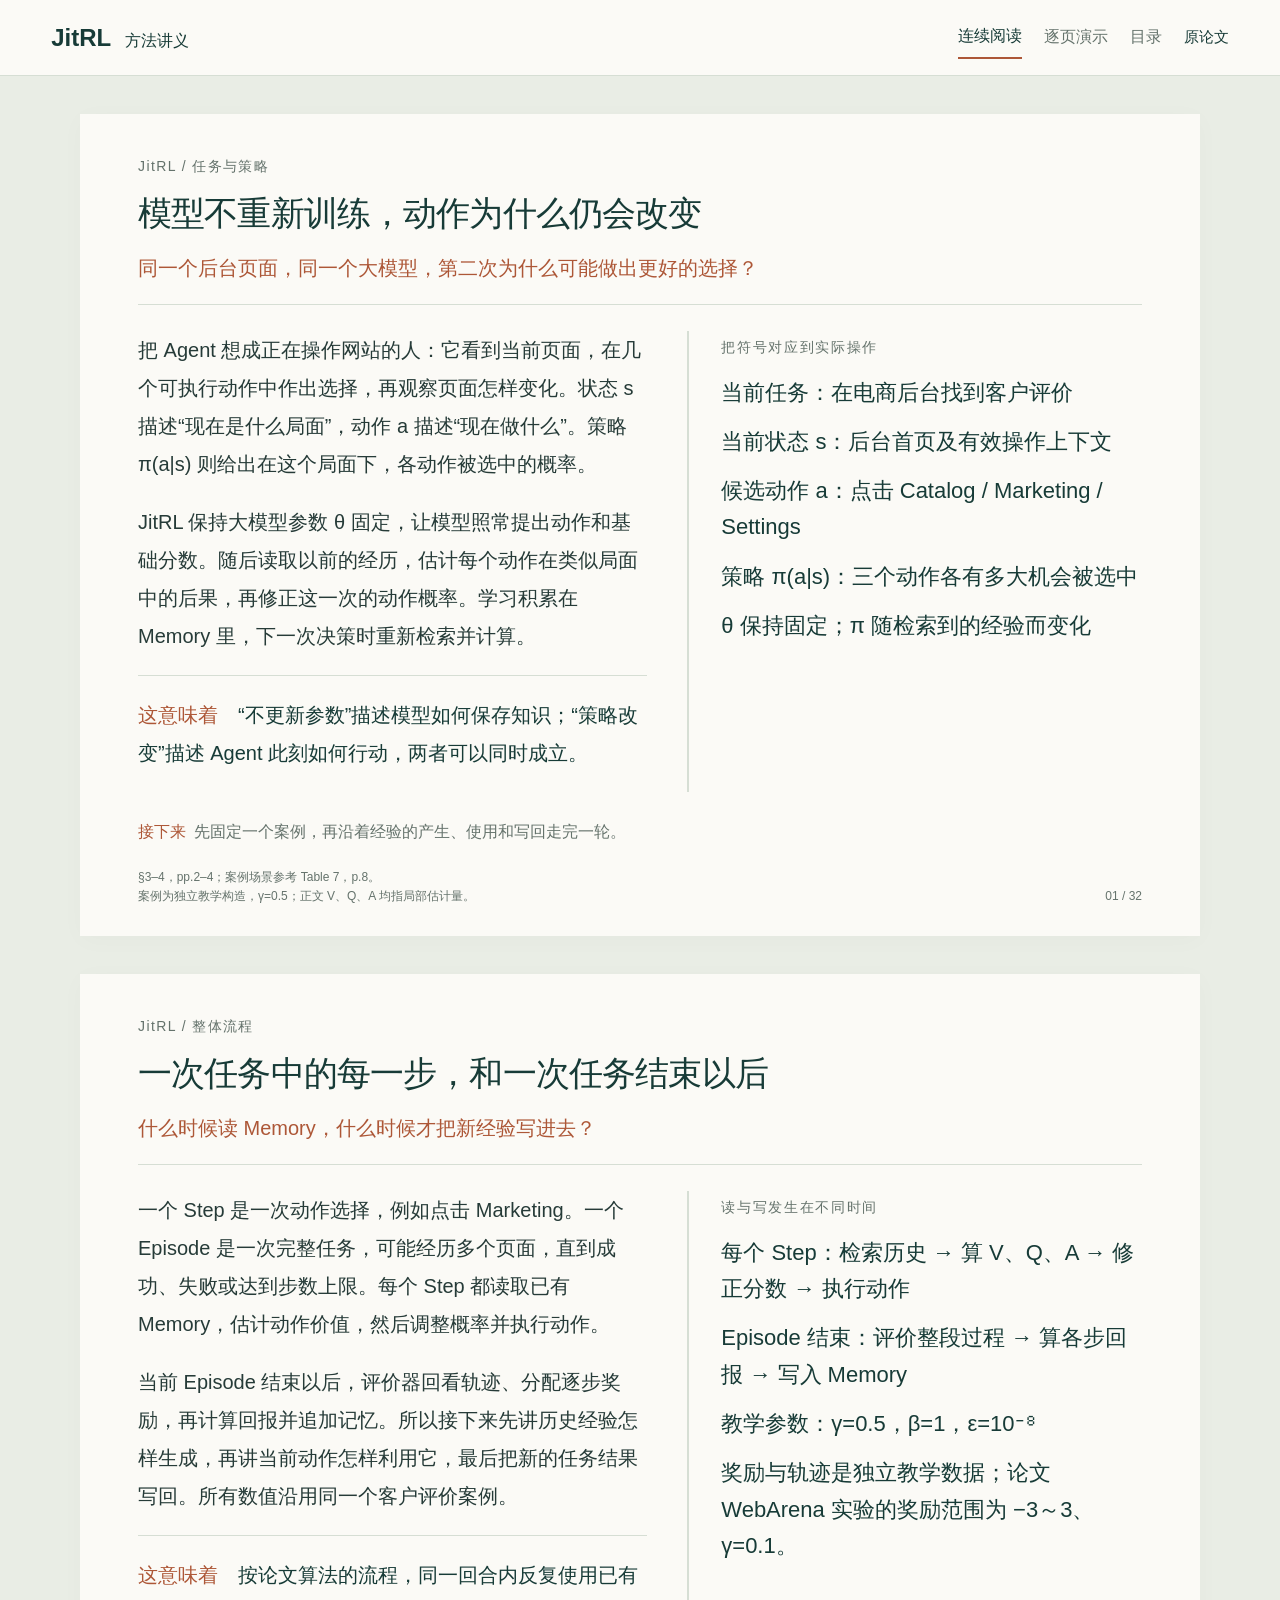
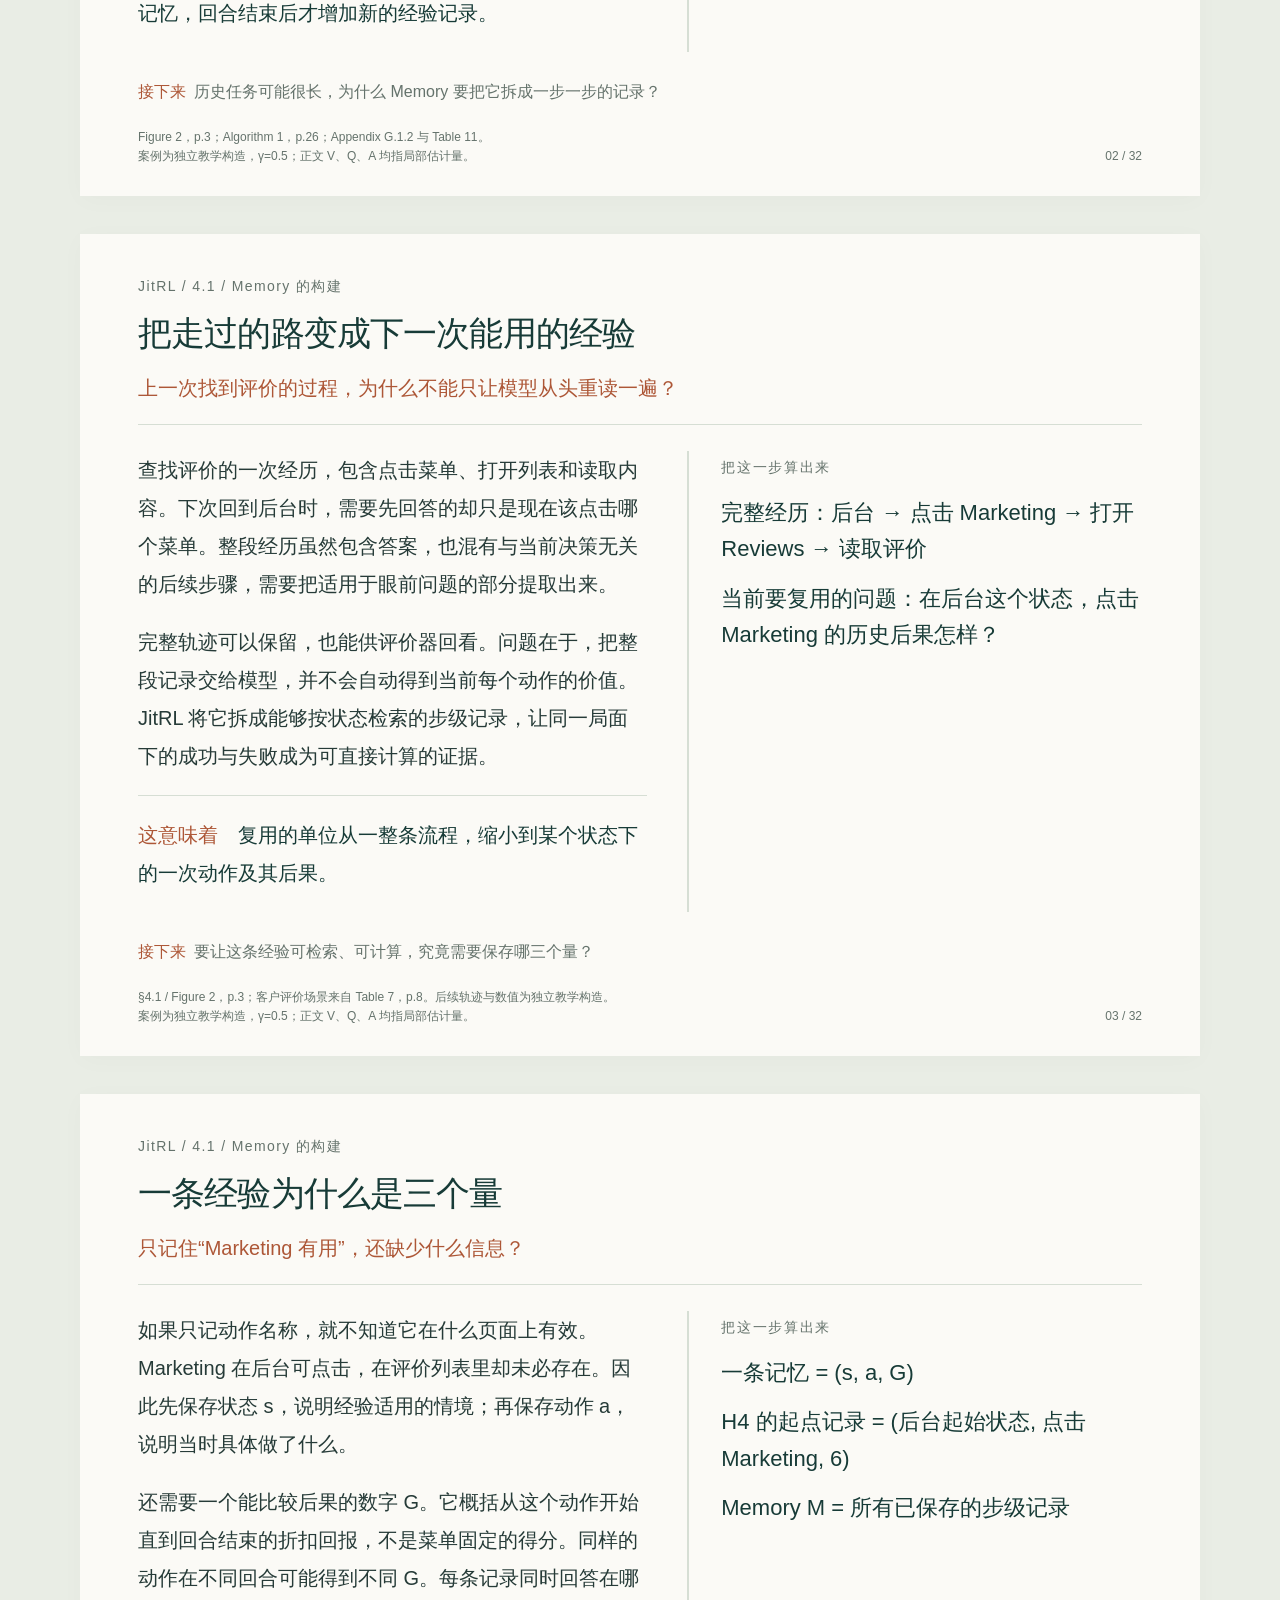
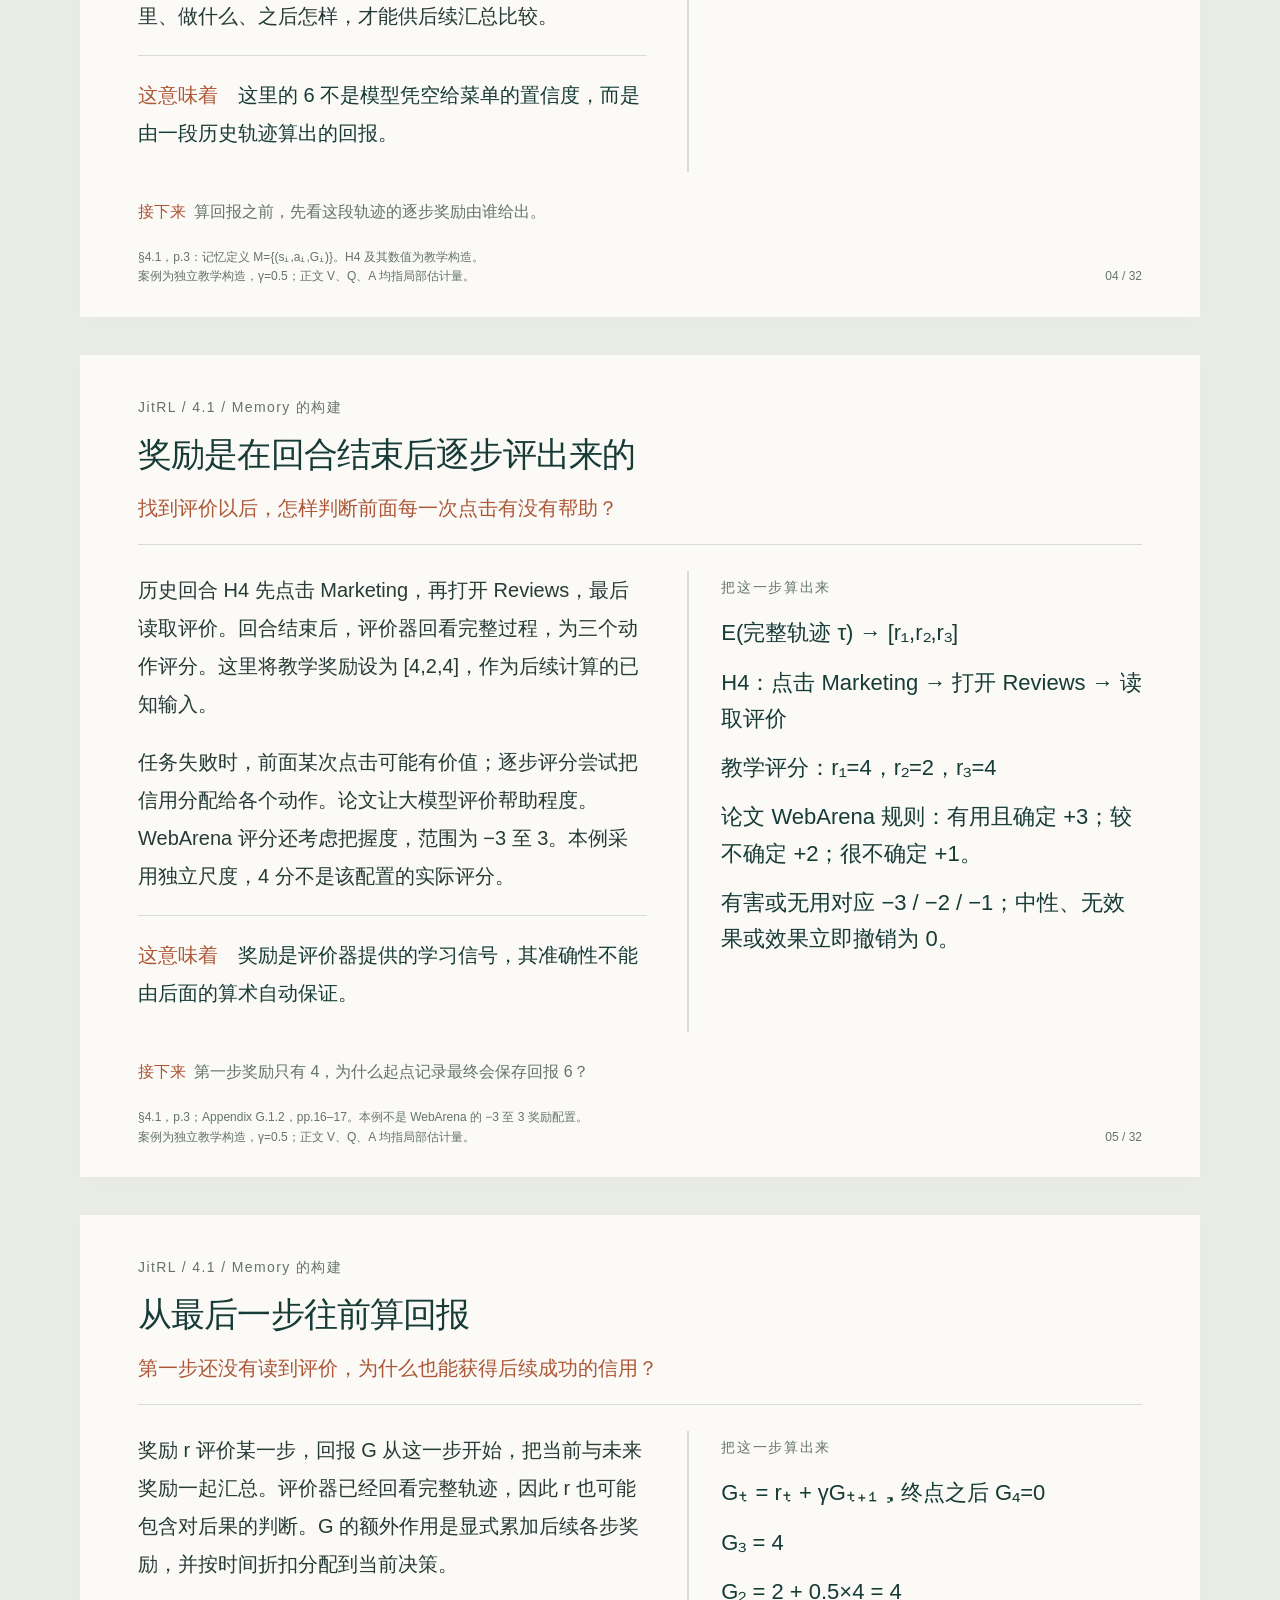
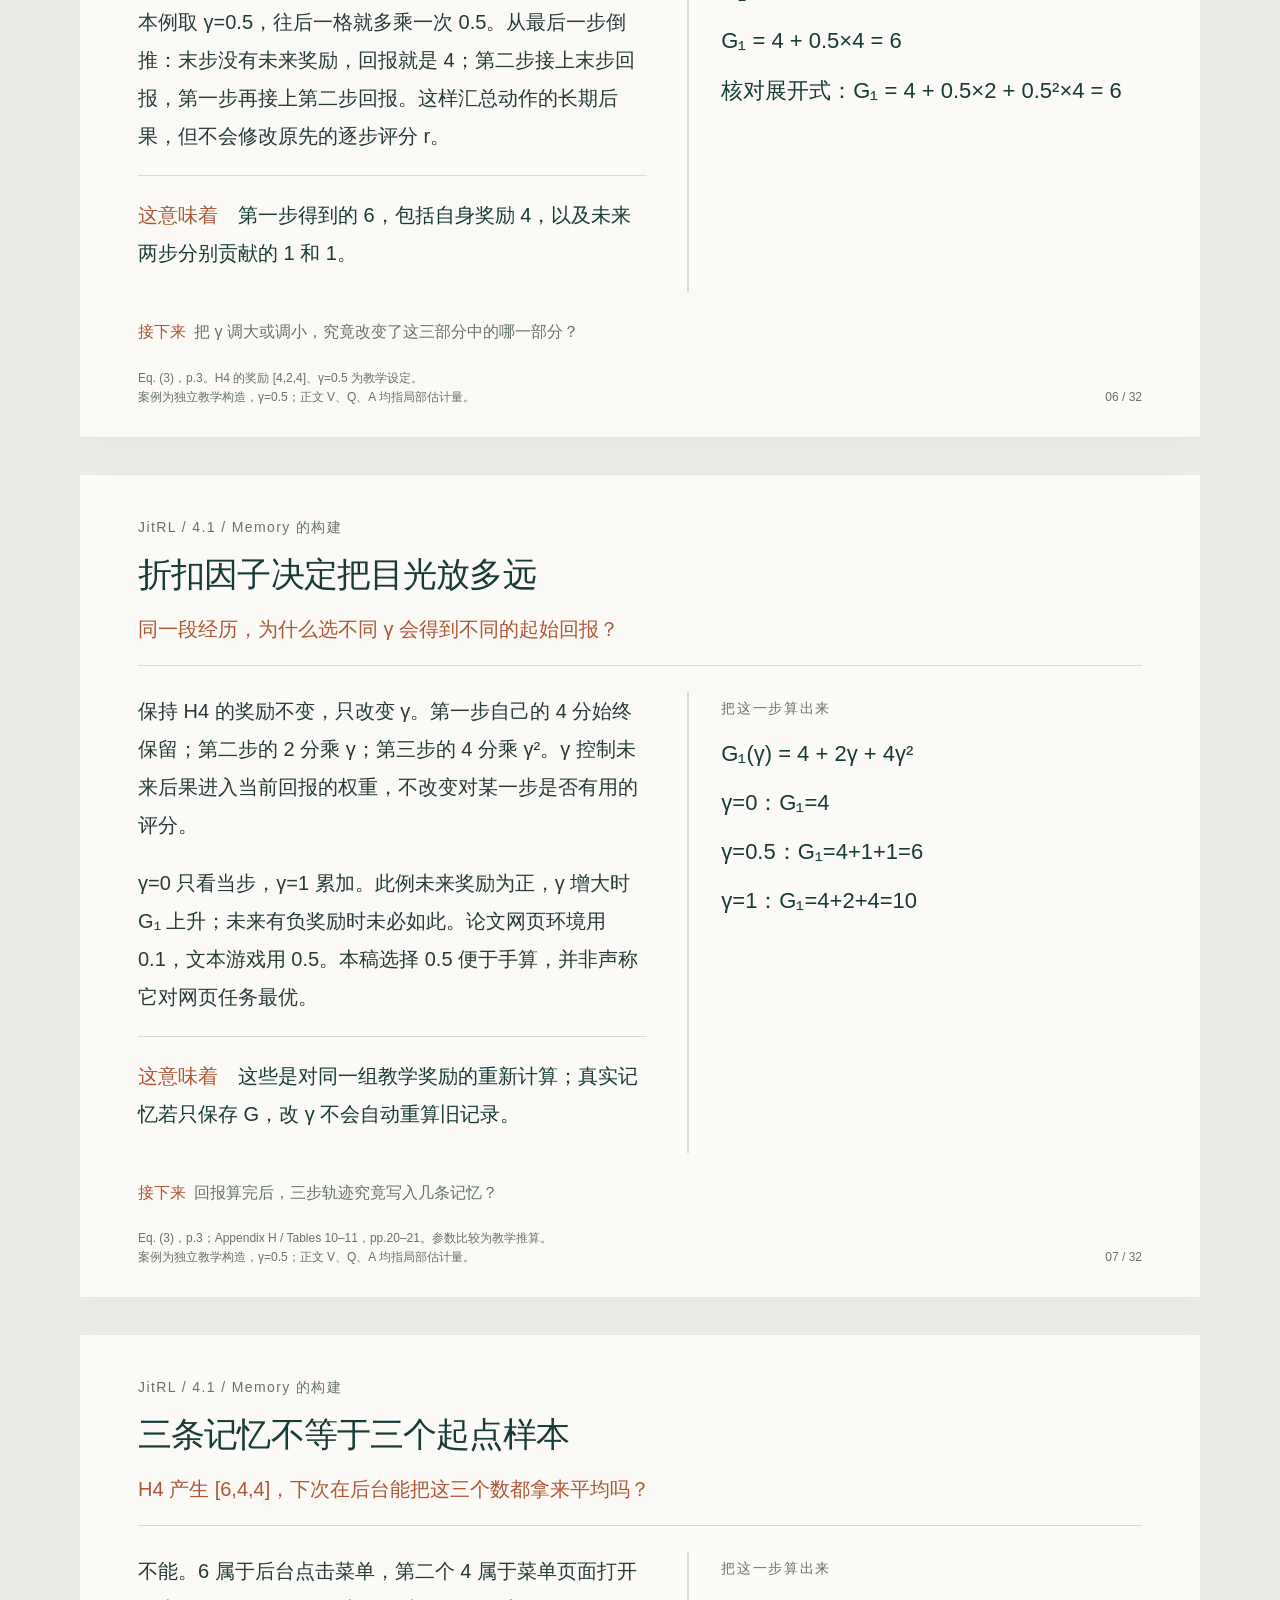
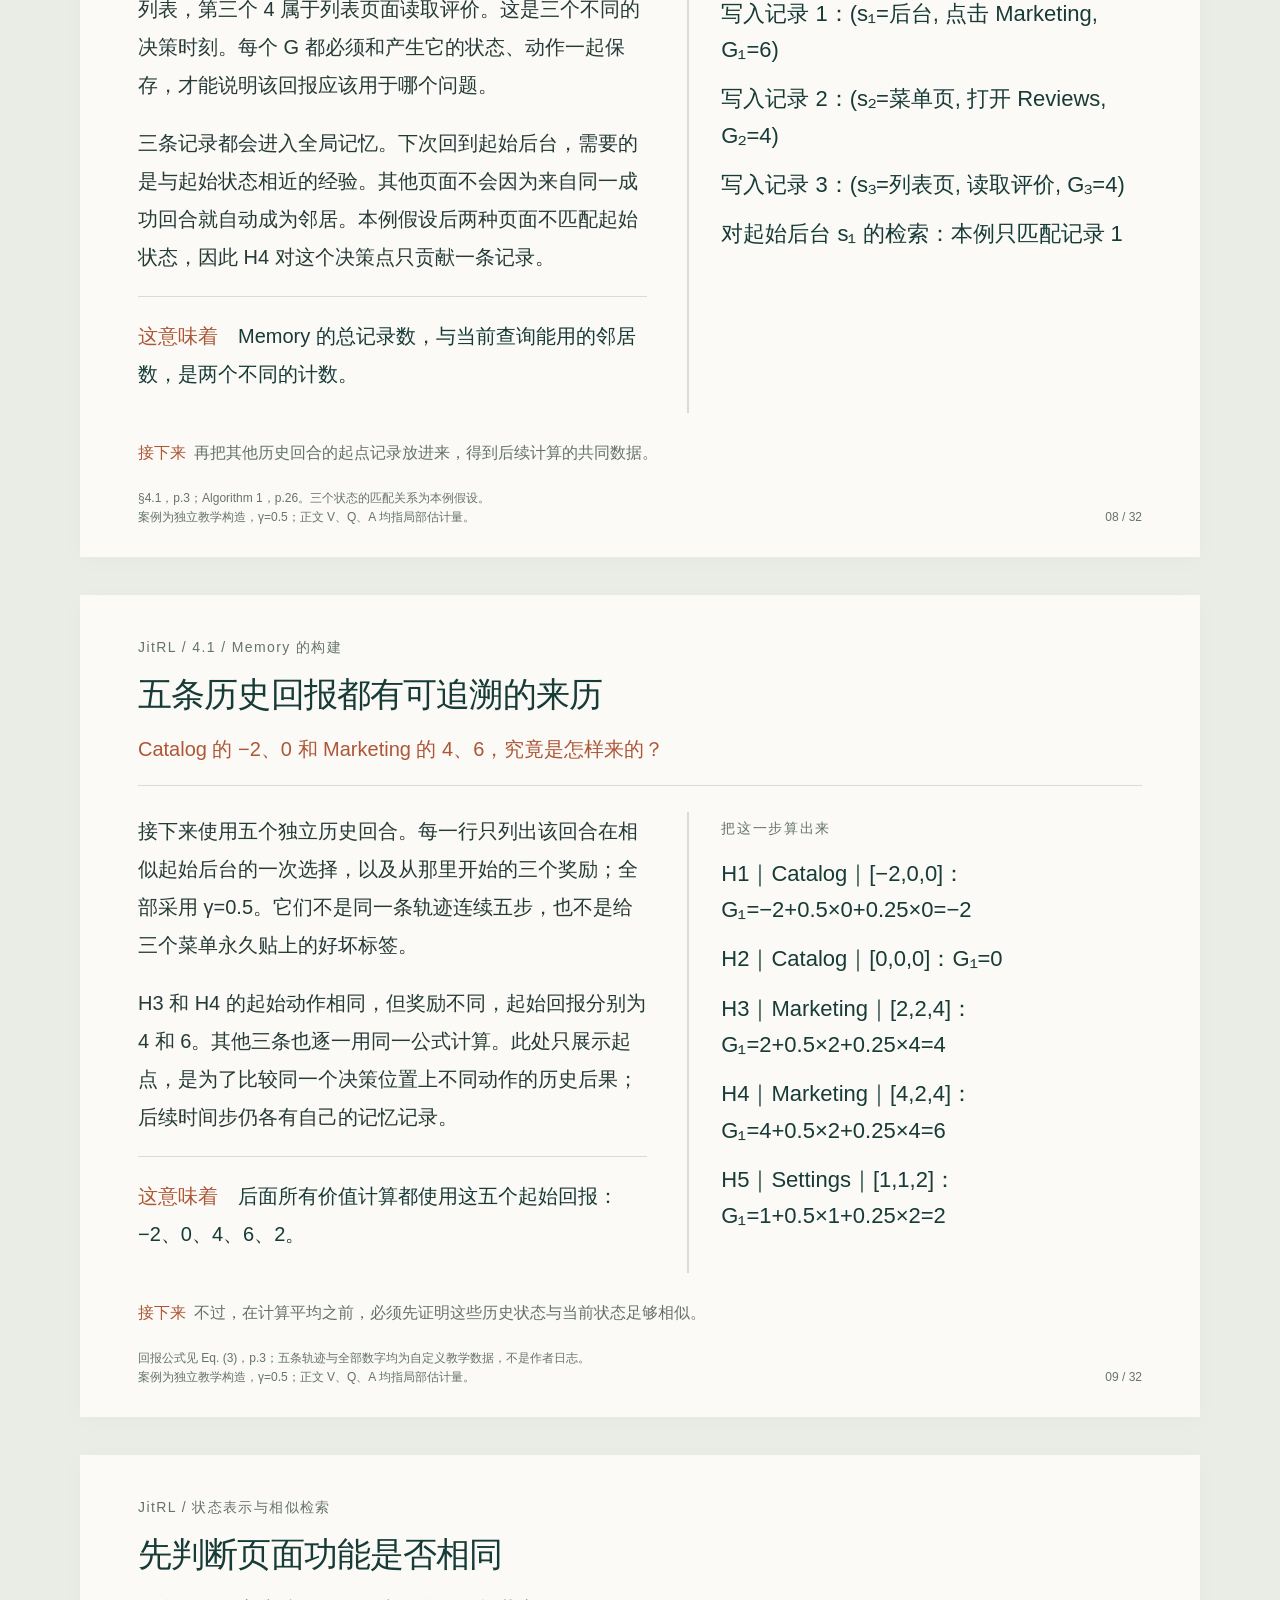
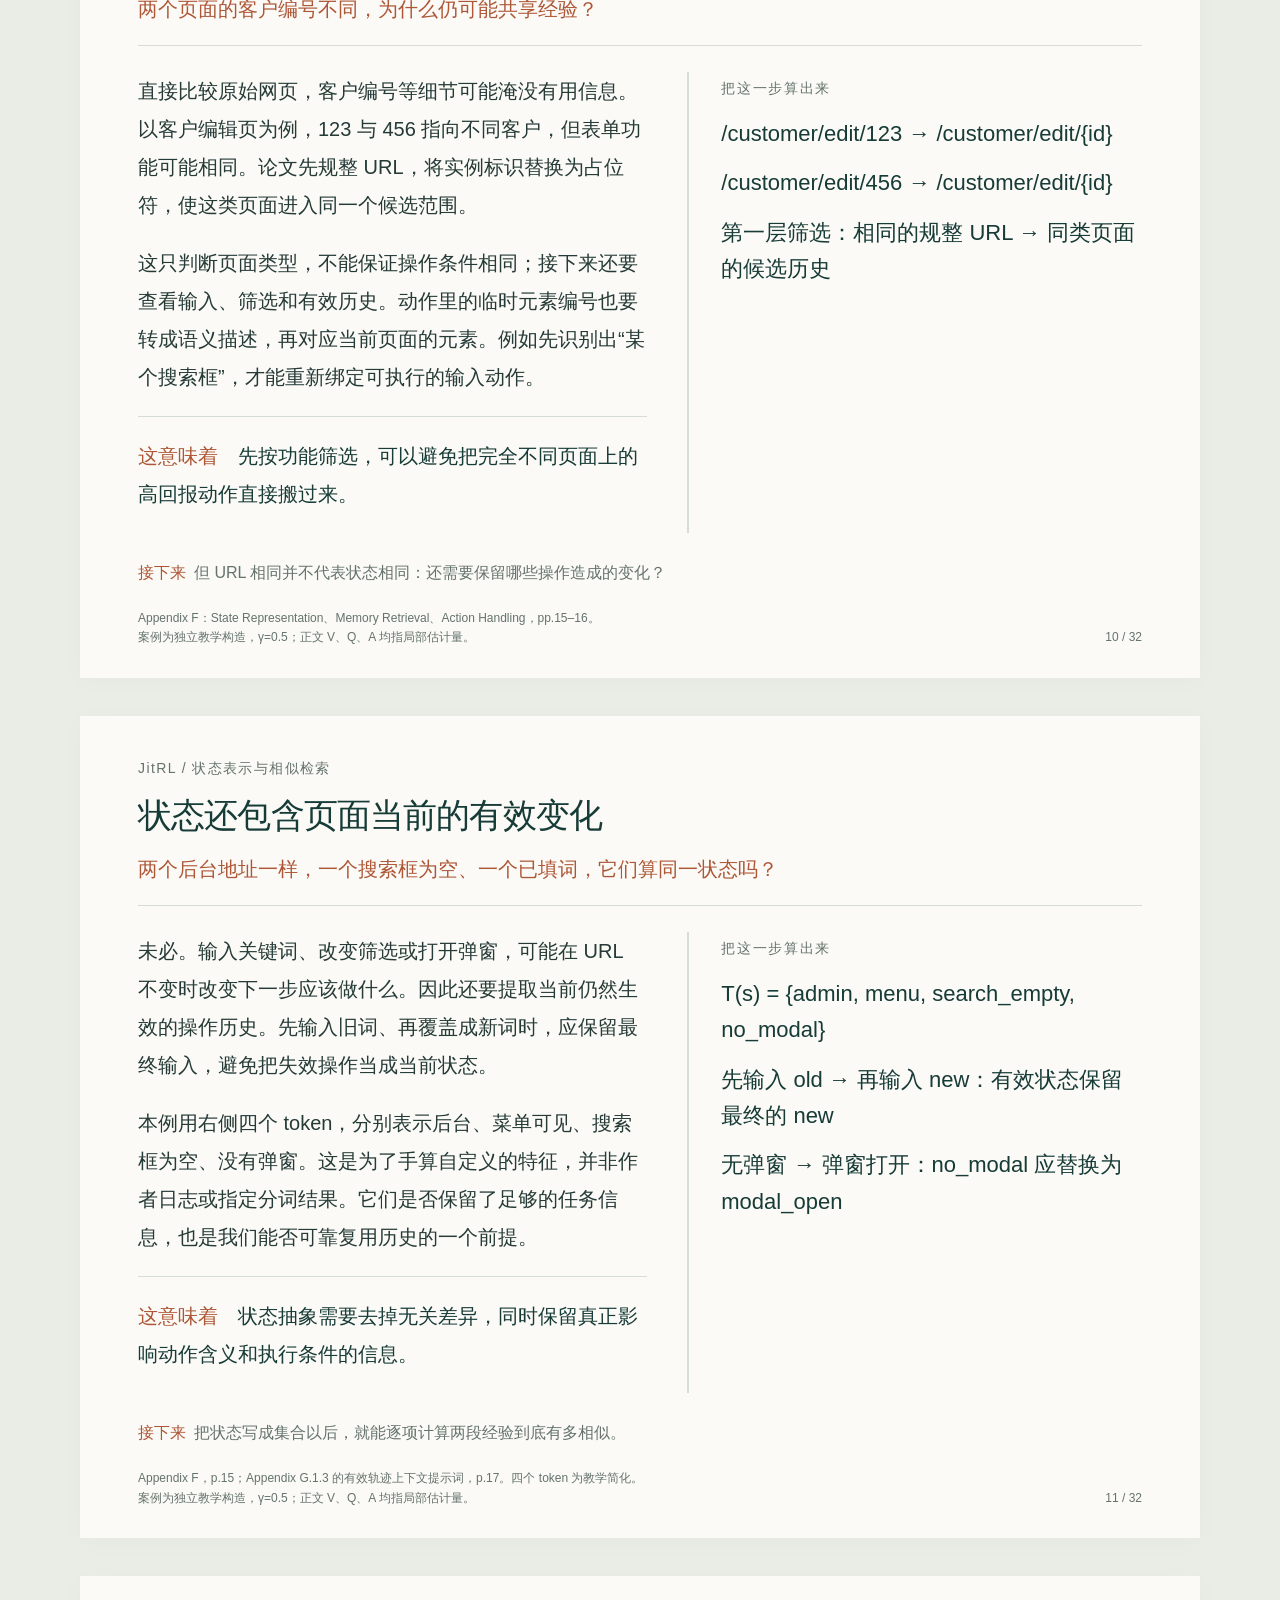
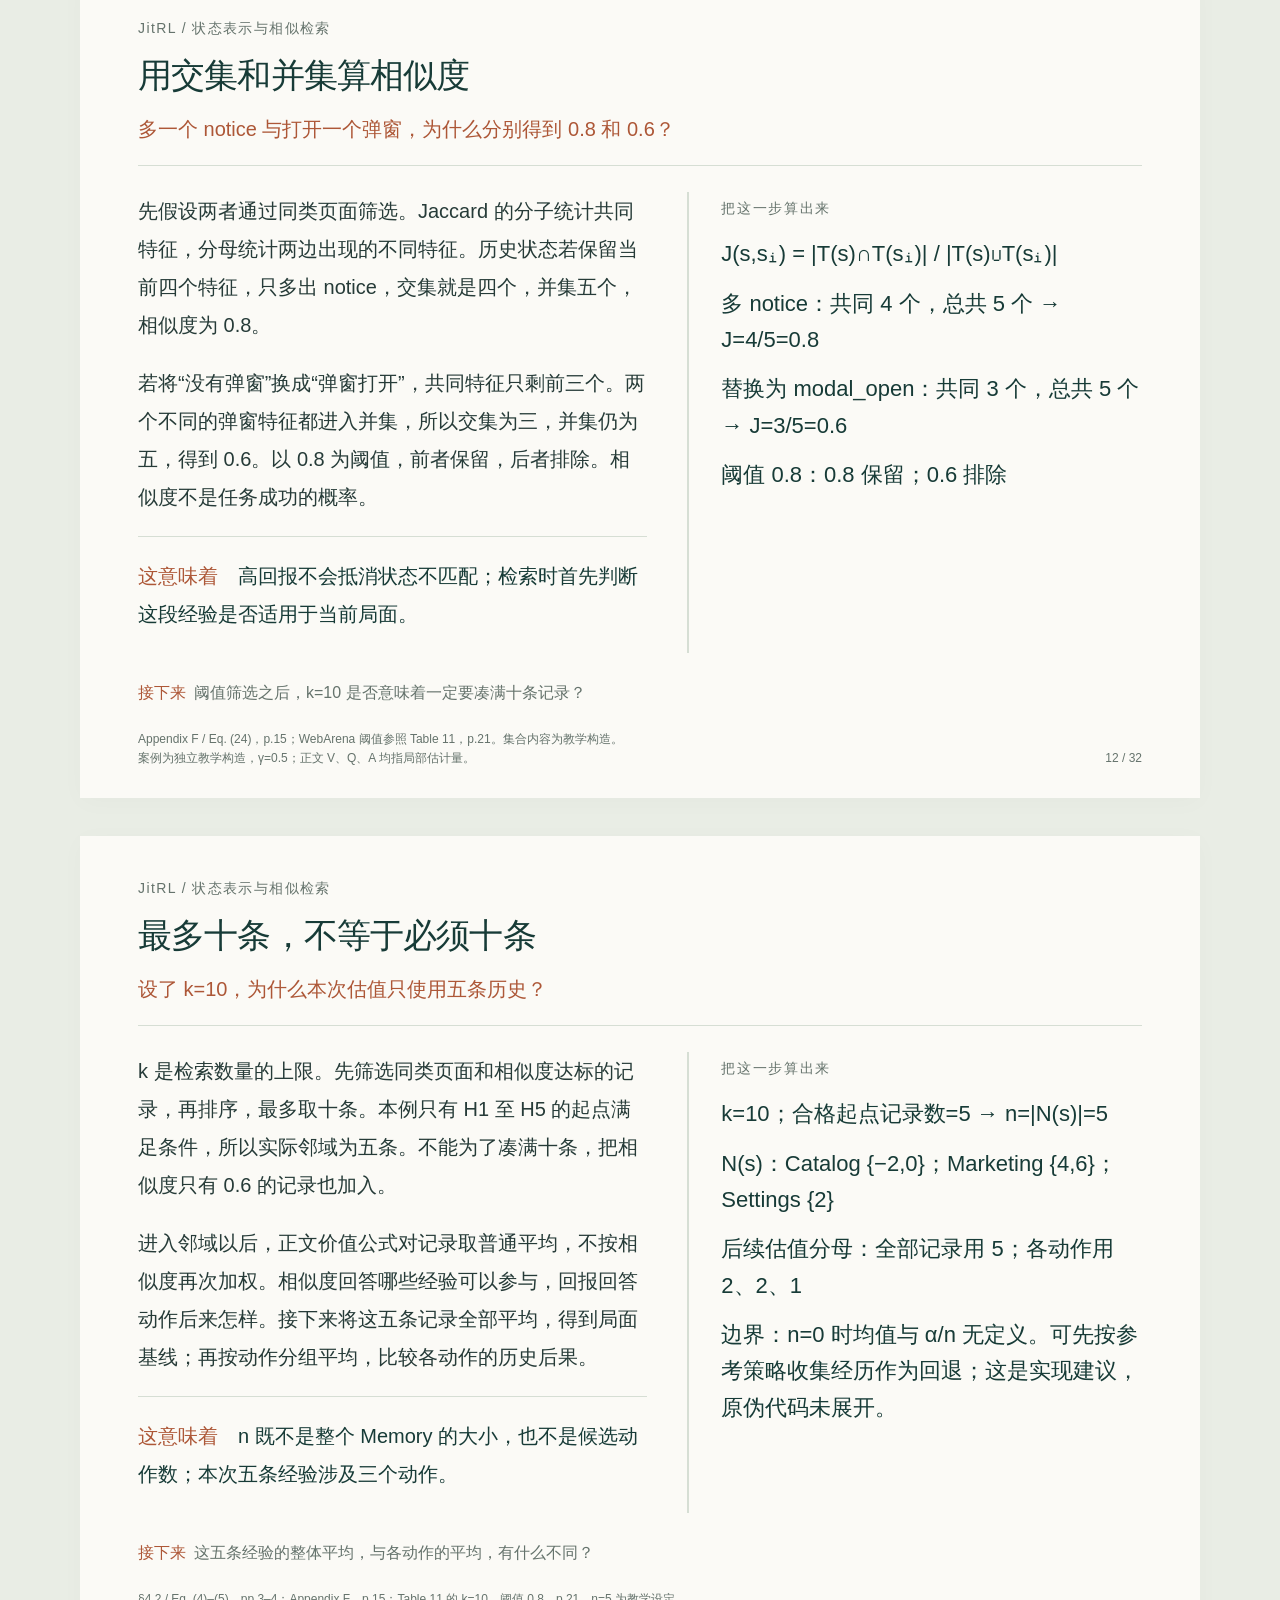
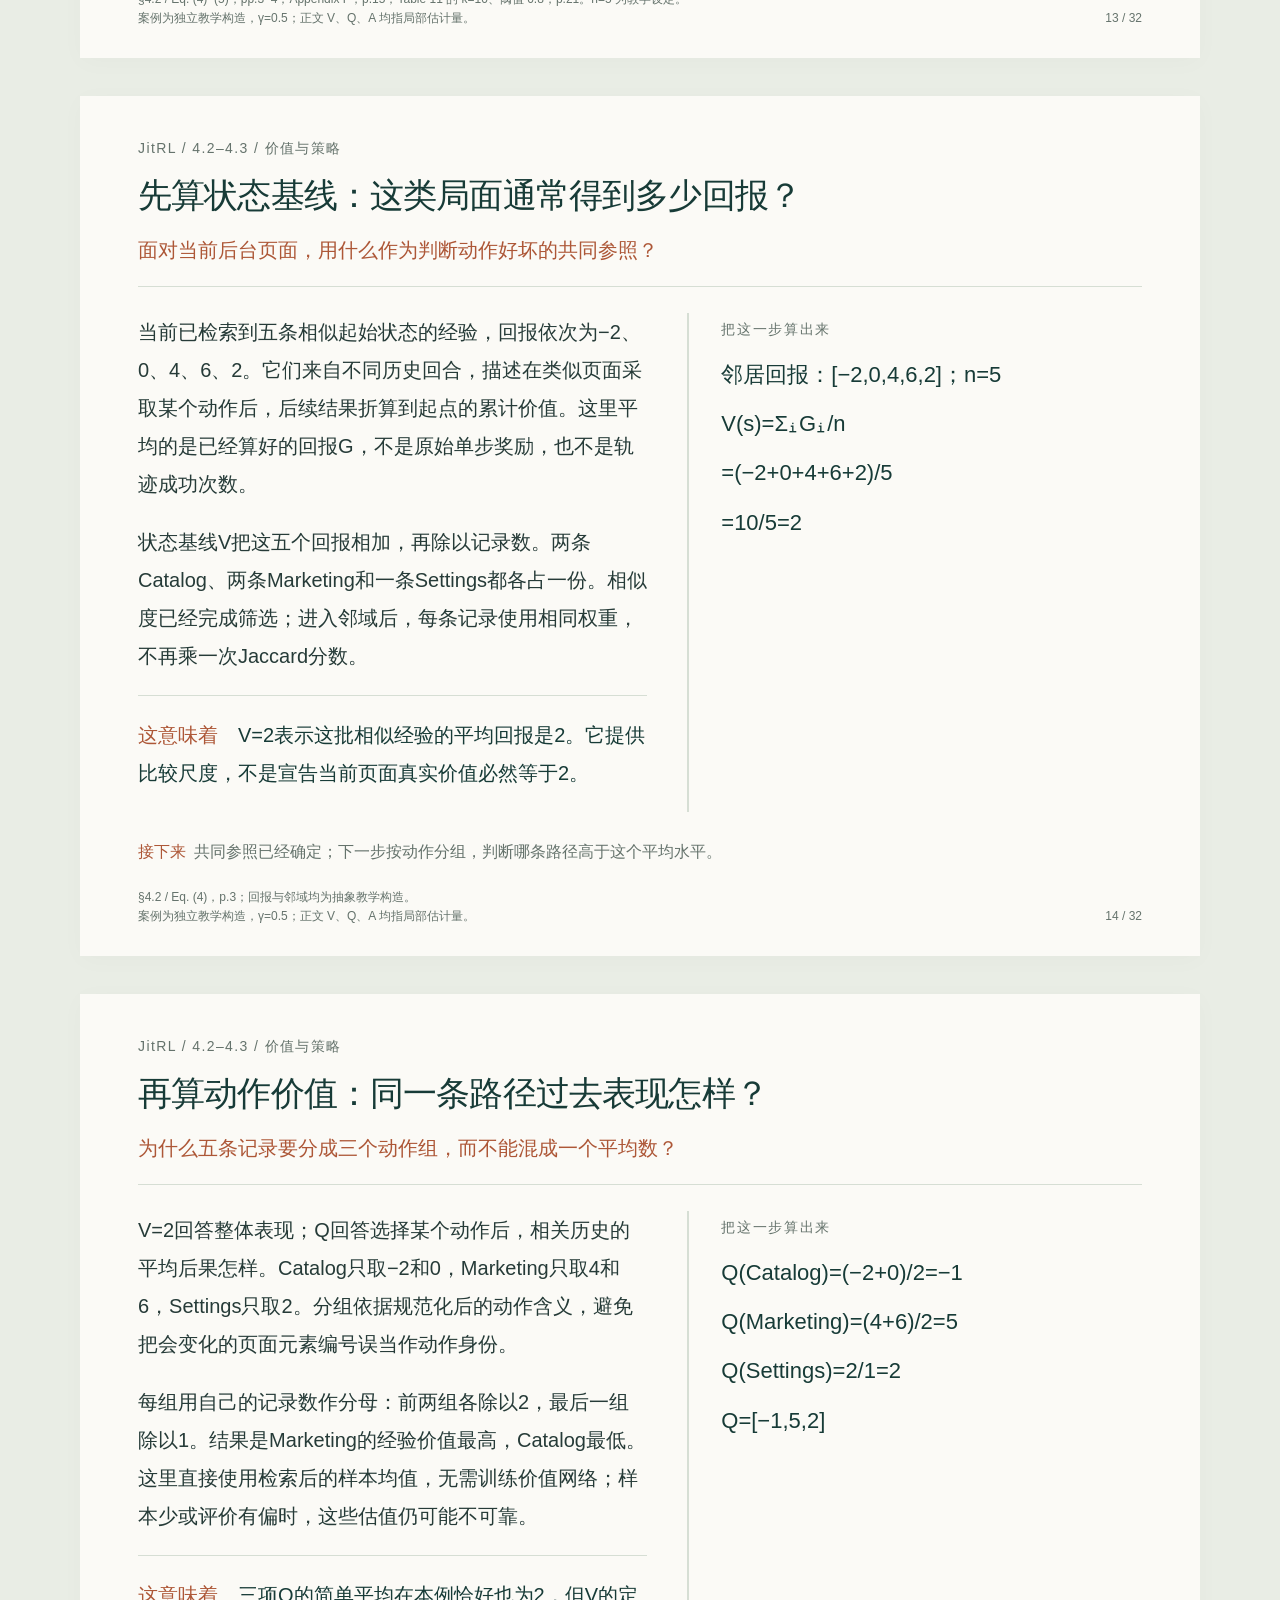
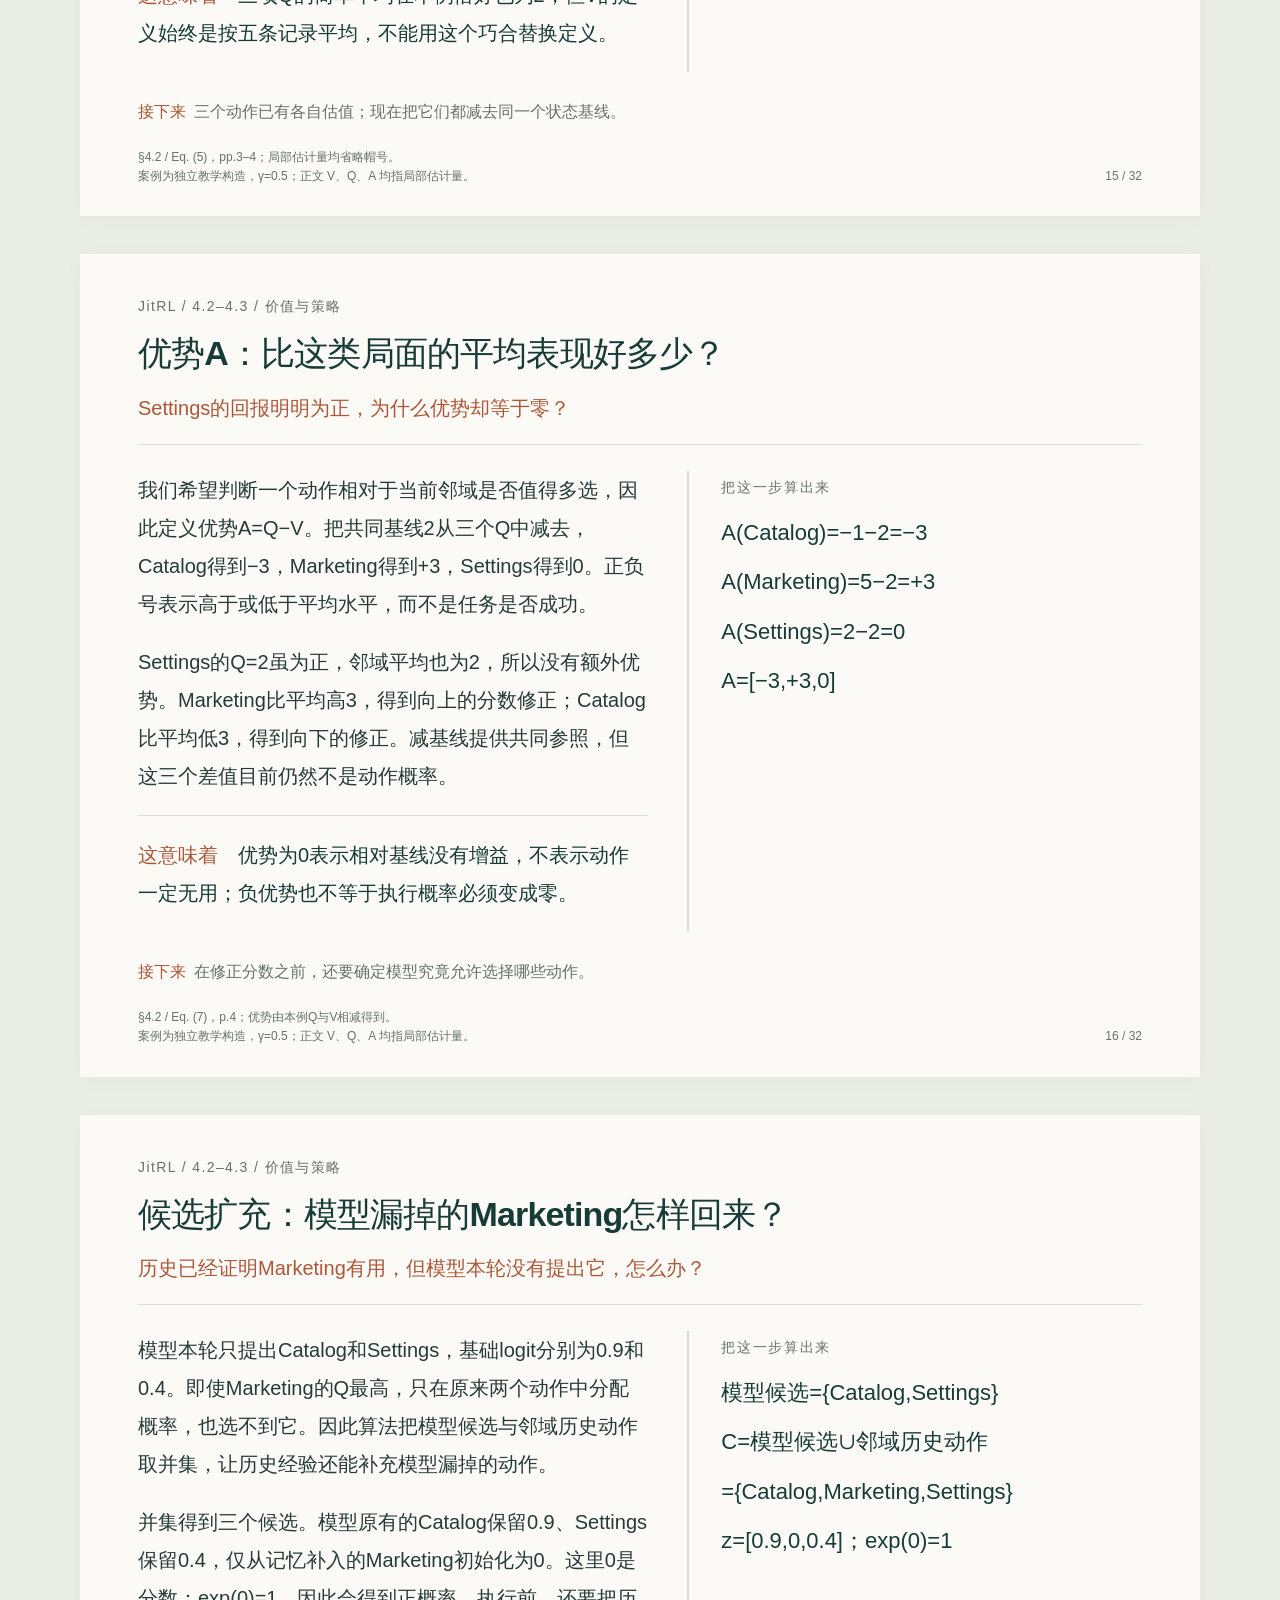
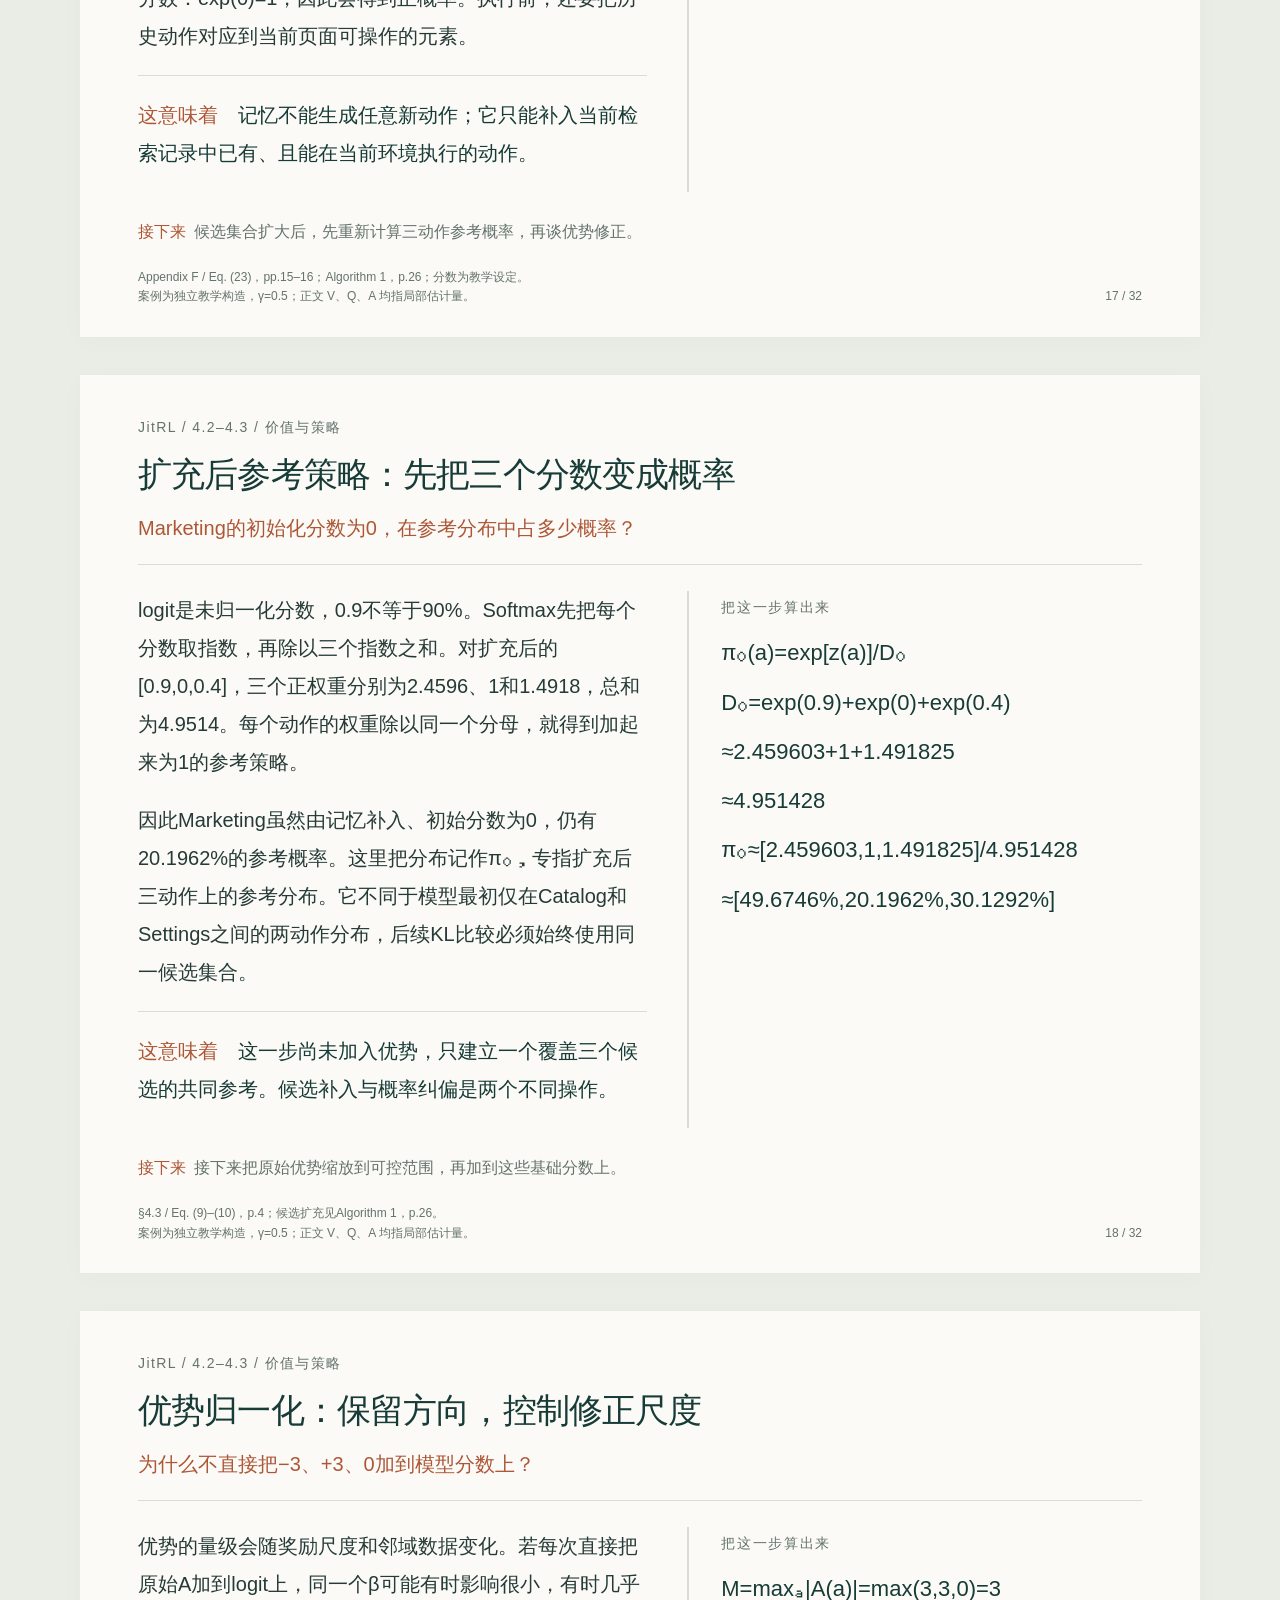
<file: jitrl/lecture/index.html>
<!doctype html>
<html lang="zh-CN">
<head>
  <meta charset="utf-8">
  <meta name="viewport" content="width=device-width,initial-scale=1">
  <meta name="theme-color" content="#143b37">
  <meta name="description" content="JitRL 方法讲义：顺着一个完整的手算案例，理解 Memory、奖励、状态检索、V/Q 和策略更新。">
  <title>JitRL 方法讲义 · 从经验记录到动作概率</title>
  <link rel="stylesheet" href="lecture.css">
</head>
<body>
  <header class="toolbar">
    <a class="brand" href="#page-1">JitRL <span>方法讲义</span></a>
    <nav aria-label="阅读模式"><button id="read-mode" aria-pressed="true">连续阅读</button><button id="slide-mode" aria-pressed="false">逐页演示</button><button id="toc-toggle" aria-expanded="false">目录</button><a href="https://arxiv.org/abs/2601.18510v4" target="_blank" rel="noreferrer">原论文</a></nav>
  </header>
  <aside class="toc" id="toc" hidden><h2>讲解顺序</h2><p>沿一个案例读完计算链。标有“深入”的页可留作讨论。</p><div id="toc-links"></div></aside>
  <main id="pages"></main>
  <nav class="pager" aria-label="翻页"><button id="previous" aria-label="上一页">←</button><span id="page-position"></span><button id="next" aria-label="下一页">→</button><button id="return-read">回到阅读</button></nav>
  <script type="module" src="lecture.js?v=20261010-3"></script>
</body>
</html>
</file>
<file: style.css>
:root{--ink:#192e47;--muted:#596b7f;--blue:#1266a8;--teal:#087e7b;--orange:#aa6316;--red:#a54451;--line:#dce4ed;--soft:#f3f6fa;--navy:#152c48}*{box-sizing:border-box}html{scroll-behavior:smooth;scroll-padding-top:65px}body{margin:0;color:var(--ink);background:#fff;font:16px/1.65 system-ui,-apple-system,"Segoe UI","Microsoft YaHei",sans-serif}button,select,input{font:inherit}button,a,select{touch-action:manipulation}button{cursor:pointer}button:focus-visible,a:focus-visible,select:focus-visible,[tabindex]:focus-visible{outline:3px solid #269ac7;outline-offset:3px}a{color:var(--blue);text-underline-offset:4px}h1,h2,h3,p{margin:0}h1{font-size:clamp(26px,3vw,37px);line-height:1.35;letter-spacing:-.8px;margin:7px 0 10px}h2{font-size:24px;letter-spacing:-.4px;line-height:1.4}h3{font-size:18px;margin:10px 0}p{overflow-wrap:anywhere}button{color:inherit}main{max-width:1510px;margin:auto;padding:0 38px}.mast{background:var(--navy);color:#cbd9e8;padding:14px 38px;display:flex;align-items:center;justify-content:space-between;font-size:13px;gap:18px}.wordmark{display:flex;align-items:center;gap:10px;color:white;letter-spacing:1.3px;font-weight:750}.mark{display:grid;place-items:center;border:1px solid #74c9e0;color:#74c9e0;width:26px;height:27px;font-size:20px}.mast-label{font-weight:400;opacity:.6;margin-left:16px;font-size:12px}.report-title{display:flex;justify-content:space-between;gap:24px;align-items:center;padding:29px 0 25px}.report-title p:not(.eyebrow){color:var(--muted)}.eyebrow{font-size:12px;letter-spacing:1.6px;font-weight:750;color:var(--blue)}.scope{font-size:14px;line-height:1.9;border-left:2px solid var(--line);padding-left:24px;color:var(--muted);flex-shrink:0}.scope strong{color:var(--ink);font-variant-numeric:tabular-nums;margin-right:10px}.status-strip{display:flex;gap:25px;align-items:center;flex-wrap:wrap;padding:12px 16px;background:var(--soft);border-top:1px solid var(--line);border-bottom:1px solid var(--line);font-size:14px}.status-strip b{font-size:20px;margin-right:5px}.strip-note{color:var(--muted);font-size:13px;margin-left:auto}.section-nav{display:flex;gap:27px;position:sticky;top:0;z-index:5;background:#fffffff5;backdrop-filter:blur(10px);padding:15px 0;border-bottom:1px solid var(--line);overflow-x:auto;white-space:nowrap;font-size:14px}.section-nav a{color:var(--muted);text-decoration:none}.section-nav a:hover{color:var(--blue)}section{padding:34px 0;border-bottom:1px solid var(--line)}.section-heading{display:flex;justify-content:space-between;align-items:flex-end;gap:20px;margin-bottom:15px}.section-heading h2{margin-top:5px}.section-intro{color:var(--muted);margin:10px 0 17px;font-size:15px}.download{font-size:14px;white-space:nowrap}.controls{display:flex;flex-wrap:wrap;align-items:end;gap:14px;margin:15px 0}.controls label{display:flex;flex-direction:column;gap:4px;font-size:13px;color:var(--muted)}select{padding:7px 32px 7px 10px;border:1px solid #c9d4e1;border-radius:4px;background:#fff;color:var(--ink);font-size:14px;min-height:38px}.text-button{background:transparent;border:0;color:var(--blue);font-size:14px;min-height:38px;padding:6px 10px}.controls [role=status]{margin-left:auto;font-size:13px;color:var(--muted);align-self:center}.evidence-layout{display:grid;grid-template-columns:minmax(0,1fr) 250px;gap:22px;align-items:start}.table-scroll{overflow:auto;max-height:670px;border:1px solid var(--line);border-radius:5px}table{width:100%;border-collapse:collapse;white-space:nowrap;font-size:14px;font-variant-numeric:tabular-nums}th{background:#edf2f7;text-align:right;color:#42566d;font-weight:650;font-size:13px;padding:11px 12px;position:sticky;top:0;z-index:2;border-bottom:1px solid #cbd8e5}th:first-child,td:first-child{text-align:left}td{text-align:right;padding:10px 12px;border-bottom:1px solid #e8edf3}tr:nth-child(even){background:#f8fafc}tr.group-start td{border-top:2px solid #d2dce8}tr[data-key]{cursor:pointer}tr[data-key]:hover{background:#edf5fd}tr.selected{background:#e4f1fd!important;box-shadow:inset 3px 0 var(--blue)}td .row-link{border:0;background:transparent;padding:0;text-align:left;color:var(--blue);font-size:14px;font-weight:600}td.na{color:#6b788a}.pos{color:var(--teal)}.neg{color:var(--red)}.annotation{display:inline-block;font-size:12px;font-weight:650;padding:2px 7px;border-radius:3px;white-space:nowrap}.blue{background:#e6f1fe;color:#175d98}.amber{background:#fff0d9;color:#925812}.rose{background:#fbe9ed;color:#994453}.gray{background:#eaf0f5;color:#53677d}.notes-panel{border-top:3px solid var(--navy);padding-top:12px}.notes-panel>button{display:block;text-align:left;width:100%;border:0;border-bottom:1px solid var(--line);background:#fff;padding:14px 0}.notes-panel>button:hover{background:var(--soft)}.notes-panel strong{display:block;font-size:15px;margin:8px 0 3px}.notes-panel p:not(.eyebrow){font-size:14px;color:var(--muted);line-height:1.65}.footnote{font-size:13px;color:var(--muted);line-height:1.8;margin-top:14px}.reading-grid{display:grid;grid-template-columns:repeat(3,1fr);gap:30px}.reading-grid article{border-left:2px solid var(--line);padding-left:19px}.reading-grid p{color:var(--muted);font-size:15px}.number{color:#8397ae;font-size:13px;font-weight:750}footer{padding:30px 0 45px;font-size:13px;color:var(--muted)}dialog{width:min(980px,94vw);max-height:88vh;overflow:auto;border:1px solid var(--line);border-radius:9px;padding:25px;color:var(--ink);box-shadow:0 25px 100px #08172d55}dialog::backdrop{background:#071c3780}.dialog-top{display:flex;justify-content:space-between;align-items:center}.dialog-top button{font-size:26px;line-height:1;background:var(--soft);border:0;border-radius:50%;width:34px;height:34px}dialog h2{margin:10px 0 18px}dialog .table-scroll{margin:16px 0}dialog .callout{padding:15px;background:var(--soft);border-left:3px solid var(--blue);font-size:15px}.empty{padding:30px;color:var(--muted);text-align:center}@media(max-width:1180px){.evidence-layout{grid-template-columns:1fr}.notes-panel{display:grid;grid-template-columns:repeat(4,1fr);gap:16px}.notes-panel>.eyebrow{grid-column:1/-1}.notes-panel>button{padding:4px 0 13px}main{padding:0 24px}.strip-note{margin-left:0}.mast-label{display:none}}@media(max-width:700px){main{padding:0 16px}.mast{padding:12px 16px;align-items:flex-start}.mast>span{font-size:12px;text-align:right}.report-title{display:block;padding:23px 0}.scope{margin-top:19px;padding-left:13px}.status-strip{gap:8px 18px;padding:12px}.status-strip b{font-size:18px}.section-nav{gap:20px}.notes-panel{grid-template-columns:1fr 1fr}.reading-grid{grid-template-columns:1fr;gap:22px}.section-heading{align-items:start;flex-direction:column;gap:9px}h2{font-size:21px}section{padding:27px 0}.controls{gap:10px}.controls [role=status]{margin-left:0}table{font-size:14px}.table-scroll{max-height:610px}dialog{padding:18px}.report-title p:not(.eyebrow){font-size:15px}}@media print{.mast{background:#fff;color:#192e47}.wordmark{color:#192e47}.section-nav,.controls,.download,.notes-panel button,dialog{display:none}main{padding:0;max-width:none}.table-scroll{max-height:none;overflow:visible;border:0}.evidence-layout{display:block}table{font-size:10px}th,td{padding:5px}section{break-inside:avoid}.mast{padding:10px 0}}
:root{color-scheme:light}.two-column{display:grid;grid-template-columns:1fr 1fr;gap:25px;margin:22px 0}.two-column>*{min-width:0}.chart-panel{border:1px solid var(--line);border-radius:6px;padding:17px 20px;background:#fff}.chart-panel h3{margin:0 0 14px;font-size:16px}.svg-wrap{width:100%;overflow-x:auto}.svg-wrap svg{width:100%;height:auto;display:block;font-family:system-ui,"Microsoft YaHei",sans-serif;min-width:480px}#contrast-chart svg{min-width:760px}#curve-chart svg{min-width:760px}.chart-summary{display:flex;align-items:baseline;gap:25px;flex-wrap:wrap;font-size:14px;padding:0 0 18px}.chart-summary b{font-size:23px;color:var(--blue);margin-right:5px}.chart-summary>span:last-child{margin-left:auto;color:var(--muted)}.interpretation{padding:17px 20px;background:#eef4fa;border-left:3px solid var(--blue);margin:17px 0;font-size:15px;line-height:1.9}.interpretation p{margin-top:8px}.finding{border-top:2px solid var(--line);padding-top:17px}.finding p{font-size:15px;color:var(--muted);line-height:1.85}.small-note{font-size:13px;line-height:1.8;color:var(--muted);margin:9px 0}.coverage-bar{margin:19px 0 23px}.coverage-bar>div:first-child{display:flex;justify-content:space-between;font-size:14px}.track{height:10px;background:#e8edf3;margin-top:9px;border-radius:2px;overflow:hidden}.track>span{height:100%;display:block;background:var(--blue)}details{border-top:1px solid var(--line);padding:15px 0;margin-top:12px}summary{font-size:15px;font-weight:650;cursor:pointer;color:var(--blue);padding:5px 0}details>p{margin:13px 0;font-size:15px;line-height:1.9}details>.table-scroll{margin:16px 0;max-height:480px}.chain{display:flex;align-items:center;justify-content:space-between;gap:12px;padding:20px;background:var(--navy);color:white;margin:24px 0}.chain div{display:flex;flex-direction:column;font-size:15px}.chain div span{font-size:13px;color:#b9cbdc}.chain>span{color:#7cbcd8}.repeat-values{display:flex;gap:30px;font-size:27px;font-weight:650;font-variant-numeric:tabular-nums;margin:16px 0}.arm-checks{display:flex;gap:15px;align-items:center;min-height:38px}.arm-checks label{display:flex;flex-direction:row;align-items:center;color:var(--ink);font-size:14px}.arm-checks input{accent-color:var(--blue);width:16px;height:16px}.legend{display:flex;gap:24px;flex-wrap:wrap;font-size:14px;margin:8px 0 2px}.timeline{display:grid;grid-template-columns:repeat(3,1fr);margin:24px 0 27px;border:1px solid var(--line)}.timeline>div{padding:22px;border-right:1px solid var(--line);border-top:3px solid var(--blue)}.timeline>div:last-child{border-right:0;border-top-color:var(--teal)}.timeline b{font-size:14px;color:var(--blue)}.timeline strong{display:block;font-size:18px;margin:7px 0}.timeline p{font-size:14px;color:var(--muted)}.dictionary p{margin:10px 0;font-size:15px;line-height:1.85}.verdict{padding:25px 28px;background:var(--navy);color:#fff;border-radius:5px;margin:20px 0}.verdict .eyebrow{color:#79cae0}.verdict h3{font-size:23px;line-height:1.5;margin:12px 0}.verdict p:last-child{color:#d0dce9;font-size:16px;line-height:1.9}ul{padding-left:23px;font-size:15px;color:var(--muted);line-height:1.9}li{margin:10px 0}.action-list{border-top:1px solid var(--line);margin:26px 0}.action-list article{display:flex;gap:23px;padding:18px 0;border-bottom:1px solid var(--line)}.action-list article>span{font-size:24px;font-weight:600;color:#8195ad;min-width:40px}.action-list h3{margin:0 0 5px}.action-list p{font-size:15px;color:var(--muted)}.source-grid{display:grid;grid-template-columns:repeat(2,1fr);gap:15px 30px;padding:15px 0}.source-grid a{display:block;text-decoration:none;font-size:14px;border-left:2px solid var(--line);padding-left:13px}.source-grid span{display:block;color:var(--muted);font-size:13px}.source-grid a:hover b{text-decoration:underline}.download-list{display:flex;gap:20px;flex-wrap:wrap;font-size:14px;margin:15px 0}#source-hash{word-break:break-all}.notes-panel .annotation{font-size:12px}@media(max-width:850px){.two-column{grid-template-columns:1fr}.chart-summary{gap:8px 18px}.chart-summary>span:last-child{margin-left:0}.chart-panel{padding:14px 10px}.timeline{grid-template-columns:1fr}.timeline>div{border-right:0;border-top:0;border-left:3px solid var(--blue);border-bottom:1px solid var(--line)}.timeline>div:last-child{border-left-color:var(--teal);border-bottom:0}.chain{flex-wrap:wrap}.chain div{min-width:40%}.chain>span{display:none}.source-grid{grid-template-columns:1fr}.verdict{padding:20px}.verdict h3{font-size:20px}}@media print{.two-column{display:block}.svg-wrap{overflow:visible}.svg-wrap svg{min-width:0}.chart-panel{break-inside:avoid}.verdict,.chain{background:#fff;color:#192e47;border:1px solid #ddd}.verdict p:last-child,.chain div span{color:#596b7f}.status-strip{font-size:12px}details{break-inside:avoid}}

.latest-report{display:flex;justify-content:space-between;align-items:center;gap:20px;margin:18px 0 25px;padding:18px 22px;background:#edf6f3;border:1px solid #cddfd9;color:#203646}.latest-report b,.latest-report span{display:block}.latest-report b{font-size:16px}.latest-report span{font-size:12px;margin-top:3px}.latest-report a{font-weight:650;white-space:nowrap;color:#087e79}@media(max-width:700px){.latest-report{align-items:flex-start;flex-direction:column;gap:9px;padding:16px}.mast>a{font-size:11px}}
</file>
<file: jitrl/style.css>
:root{--paper:#f6f6f0;--ink:#172f2b;--muted:#65746d;--teal:#19725d;--bright:#c9e884;--line:#d9dfd5;--pale:#e8eee2;--red:#ab5948;--white:#fff;--base:#a5b5ad;--radius:16px;font-family:Inter,"Segoe UI","Microsoft YaHei",sans-serif;color:var(--ink);background:var(--paper);font-synthesis:none}
*{box-sizing:border-box}html{scroll-behavior:smooth;scroll-padding-top:94px}body{margin:0;font-size:16px;line-height:1.7}a{color:inherit;text-decoration:none}button,input,textarea{font:inherit}button,a,input,summary,textarea{-webkit-tap-highlight-color:transparent}button{cursor:pointer}button:disabled{cursor:default;opacity:.35}button:focus-visible,a:focus-visible,input:focus-visible,summary:focus-visible,textarea:focus-visible{outline:3px solid #93b353;outline-offset:4px}button{color:inherit}p{margin:0 0 18px}h1,h2,h3,h4{margin:0;line-height:1.35}h2{font-size:clamp(27px,3vw,39px);letter-spacing:-1.1px;font-weight:650}h3{font-weight:650}small{font-size:12px}b,strong{font-weight:650}.wrap{width:min(1380px,calc(100% - 96px));margin-inline:auto}.topbar{height:82px;padding:0 max(48px,calc((100vw - 1380px)/2));display:flex;align-items:center;justify-content:space-between;border-bottom:1px solid var(--line);background:rgba(246,246,240,.96);position:sticky;top:0;z-index:20;backdrop-filter:blur(15px)}.brand{display:flex;align-items:center;gap:11px;font-size:20px;font-weight:650}.brand-mark{background:var(--ink);color:var(--bright);height:35px;width:35px;display:grid;place-items:center;font-size:24px;line-height:1;border-radius:8px}.brand small{font-size:12px;color:var(--muted);font-weight:400;margin-left:4px}.topbar nav{display:flex;gap:31px;font-size:14px}.topbar nav a{padding:8px 0}.topbar nav a:hover{color:var(--teal)}.skip-link{position:fixed;top:-100px;z-index:99;padding:10px;background:var(--ink);color:white}.skip-link:focus{top:0}.hero{display:grid;grid-template-columns:1.2fr 1fr;gap:90px;padding-top:80px;padding-bottom:76px;align-items:center}.eyebrow,.section-number,.mini-caption{text-transform:uppercase;font-size:11px;letter-spacing:1.5px;font-weight:650;color:var(--muted)}.eyebrow span{padding:0 8px}h1{font-size:clamp(47px,4.7vw,72px);letter-spacing:-2.5px;font-weight:650;line-height:1.24;margin:21px 0 27px}h1 span{color:var(--teal)}.hero-lead{font-size:18px;line-height:1.95;color:#566a61}.hero-actions{display:flex;align-items:center;gap:26px;margin:32px 0 26px}.button{display:inline-flex;justify-content:center;align-items:center;gap:28px;padding:13px 23px;min-height:48px;border-radius:7px;border:1px solid transparent;font-size:14px;font-weight:650;line-height:1.5}.button.primary{background:var(--ink);color:white}.button.primary:hover{background:var(--teal)}.button.secondary{border-color:var(--line);background:transparent}.text-link{font-size:14px;border-bottom:1px solid var(--line)}.byline{font-size:11px;color:#758278;letter-spacing:.1px}.hero-evidence{background:#e9eddf;border:1px solid #d9e0d1;padding:39px 36px;border-radius:6px;position:relative}.hero-evidence::before{content:"";position:absolute;top:-15px;right:20px;width:57px;height:30px;background:#d2dabb;opacity:.5;transform:rotate(5deg)}.big-change{display:flex;align-items:center;justify-content:space-between;font-variant-numeric:tabular-nums;letter-spacing:-3px;font-size:clamp(32px,3.5vw,55px);font-weight:400;gap:10px;margin:28px 0 12px;line-height:1.3}.big-change>span:first-child{color:#74877c}.big-change .arrow{font-size:30px;color:#8f9e90;letter-spacing:0}.big-change strong{color:var(--teal)}.big-change small{font-size:22px;letter-spacing:-1px;font-weight:400}.hero-evidence>p{font-size:14px;margin-bottom:18px}.mini-track{height:9px;background:#dce2d5;border-radius:2px;margin:9px 0}.mini-track i{height:100%;display:block;background:var(--base);border-radius:2px}.mini-track.teal i{background:var(--teal)}.hero-loop{display:flex;align-items:center;justify-content:space-between;font-size:12px;gap:7px;margin:30px 0 20px}.hero-loop span{border-bottom:1px solid #b6c5ad;padding-bottom:6px}.hero-loop b{font-weight:400;color:#90a181}.fineprint{font-size:12px!important;line-height:1.75;color:var(--muted);margin-bottom:0!important}.premise{display:grid;grid-template-columns:.95fr 1.15fr;gap:85px;padding-top:35px;padding-bottom:50px;border-top:1px solid var(--line)}.premise h2{font-size:28px;margin-top:14px}.premise-copy{font-size:16px}.source{font-size:12px;color:var(--muted);line-height:1.8;margin-bottom:0}.source a{text-decoration:underline;text-underline-offset:3px}.lab-section{background:#edf0e8;padding:63px 0 45px;border-block:1px solid var(--line)}.section-heading{display:flex;justify-content:space-between;align-items:end;gap:35px;margin-bottom:35px}.section-heading>p{font-size:13px;color:var(--muted);margin:0;line-height:1.9}.section-number{margin-bottom:11px;display:block;letter-spacing:.9px}.lab-layout{display:grid;grid-template-columns:165px minmax(0,1fr) 282px;gap:22px;align-items:start}.step-nav{display:flex;flex-direction:column;gap:4px;position:sticky;top:105px}.step-nav button{border:0;background:transparent;display:flex;align-items:center;text-align:left;gap:13px;border-radius:6px;padding:12px 10px;font-size:13px;transition:background .15s}.step-nav button:hover{background:#e0e7d9}.step-nav button[aria-current=step]{background:var(--ink);color:white}.step-nav button .num{font-variant-numeric:tabular-nums;font-size:10px;color:#88978a;border-right:1px solid #c3cebe;padding-right:11px;line-height:15px}.step-nav button[aria-current=step] .num{color:#cae5bf;border-color:#4e6c55}.stage{border:1px solid var(--line);border-radius:var(--radius);padding:32px 32px 22px;background:#fff;min-height:682px;display:flex;flex-direction:column;overflow:hidden}.stage-top{display:flex;align-items:center;justify-content:space-between;font-size:11px;letter-spacing:1px;color:var(--muted);margin-bottom:22px}.example-label{font-size:10px;padding:3px 7px;color:#627746;background:#f0f3e9;border-radius:3px;letter-spacing:0}.stage h3{font-size:27px;margin-bottom:14px;letter-spacing:-.5px}.stage-lead{color:var(--muted);font-size:14px;line-height:1.9;margin-bottom:24px}#stage-content{flex:1;min-width:0;font-size:14px}.stage-bottom{border-top:1px solid var(--line);margin-top:26px;padding-top:18px;display:flex;align-items:center;justify-content:space-between;gap:15px}.stage-bottom>a{font-size:11px;color:var(--muted);text-decoration:underline;text-underline-offset:3px}.step-arrows{display:flex;gap:8px;flex-shrink:0}.step-arrows button{border:1px solid var(--line);border-radius:5px;background:#fff;padding:7px 12px;font-size:12px;min-width:38px}.step-arrows button:last-child{color:white;background:var(--teal);border-color:var(--teal)}.inspector{background:#f9faf5;border:1px solid var(--line);border-radius:var(--radius);padding:22px;position:sticky;top:104px}.inspector-head{display:flex;justify-content:space-between;align-items:center;margin-bottom:26px}.inspector-head h3{font-size:16px}.reset-button{border:0;border-bottom:1px solid #bdcbb7;padding:2px 0;background:transparent;font-size:11px;color:var(--muted)}.range-label{display:flex;justify-content:space-between;gap:10px;font-size:12px;margin-top:17px;align-items:center}.range-label b{font-variant-numeric:tabular-nums;font-weight:500}.range-label output{font-size:13px;font-weight:650;margin-left:4px;color:var(--teal)}input[type=range]{accent-color:var(--teal);width:100%;height:24px;cursor:pointer;margin:7px 0 0}input[type=checkbox]{width:16px;height:16px;accent-color:var(--teal);flex-shrink:0;margin:3px 0 0}.control-help{font-size:10px;color:var(--muted);line-height:1.7;margin-bottom:10px}.toggle-row{display:flex;align-items:start;gap:9px;line-height:1.6;font-size:11px;margin-top:16px;cursor:pointer}.toggle-row small{display:block;color:var(--muted);font-size:10px}.distribution{border-top:1px solid var(--line);margin-top:23px;padding-top:18px}.distribution h4{font-size:13px}.chart-legend{display:flex;gap:13px;font-size:9px;color:var(--muted);margin:9px 0 13px}.chart-legend span{display:flex;align-items:center;gap:5px}.chart-legend i{display:block;width:7px;height:7px;background:var(--base);border-radius:1px}.chart-legend .new-dot{background:var(--teal)}.prob-row{margin-top:14px}.prob-heading{display:flex;justify-content:space-between;align-items:baseline;font-size:11px;margin-bottom:6px}.prob-heading strong{font-size:15px;font-variant-numeric:tabular-nums;color:var(--teal)}.prob-base,.prob-new{height:5px;background:#e8eddf;border-radius:2px;overflow:hidden;margin-top:3px}.prob-base span,.prob-new span{display:block;height:100%;background:var(--base);transition:width .25s ease;border-radius:2px}.prob-new span{background:var(--teal)}.memory-status{font-size:10px;color:var(--muted);border-top:1px solid var(--line);padding-top:13px;margin:19px 0 0;font-variant-numeric:tabular-nums}.glossary{display:flex;flex-wrap:wrap;gap:25px;font-size:11px;color:var(--muted);padding-top:26px;padding-left:187px}.glossary i{font-family:Georgia,serif;font-style:italic;color:var(--teal);margin-right:5px}.glossary b{font-size:11px;color:var(--ink)}.data-table-wrap{overflow-x:auto;margin:20px 0}.data-table{border-collapse:collapse;width:100%;font-size:12px;line-height:1.65;font-variant-numeric:tabular-nums;text-align:left}.data-table th{font-size:10px;font-weight:500;color:var(--muted);background:#f4f6f1;padding:10px;border-bottom:1px solid var(--line);white-space:nowrap}.data-table td{padding:11px 10px;border-bottom:1px solid #e8ece5;vertical-align:middle}.data-table tr.highlight td{background:#edf4e6;color:var(--teal);font-weight:600}.data-table td.numeric,.data-table th.numeric{text-align:right}.data-table .subcell{font-size:10px;color:var(--muted);font-weight:400;display:block}.equation{font-family:Georgia,"Microsoft YaHei",serif;font-size:22px;font-variant-numeric:tabular-nums;padding:20px 22px;background:#f2f5eb;border-left:3px solid #a7c482;margin:20px 0;line-height:1.7;overflow-x:auto;white-space:normal;color:#214e3c}.equation sub{font-size:11px}.equation.big{font-size:24px}.equation.compact{font-size:17px}.good{color:var(--teal)}.muted{color:var(--muted)}.calc-line{margin:12px 0;padding-bottom:12px;border-bottom:1px solid var(--line);font-variant-numeric:tabular-nums;line-height:1.9}.calc-line:last-child{border:0}.calc-line .label{color:var(--muted);font-size:11px;display:block}.calc-result{font-size:30px;font-weight:600;color:var(--teal);letter-spacing:-.8px;margin:13px 0}.takeaway{padding:15px 18px;border-left:2px solid var(--teal);background:#f2f6ec;margin-top:23px;color:#385341;font-size:13px;line-height:1.85}.takeaway b{color:var(--teal)}.warning-note{font-size:11px;color:#796447;margin-top:15px;line-height:1.8}.site-mock{border:1px solid #dde4d8;border-radius:8px;overflow:hidden;background:#fbfcf7;margin:16px 0 22px}.mock-top{padding:9px 14px;border-bottom:1px solid #dde4d8;font-size:10px;color:var(--muted);background:#f0f3eb}.mock-body{display:grid;grid-template-columns:115px 1fr;min-height:156px}.mock-menu{padding:13px;border-right:1px solid #dde4d8;font-size:11px;display:flex;flex-direction:column;gap:7px}.mock-menu span{padding:3px 8px}.mock-menu .chosen{background:#dfe9d2;color:#366144;border-radius:3px}.mock-main{padding:23px}.mock-main small{display:block;color:var(--muted);margin-bottom:9px}.mock-main b{font-size:15px}.action-candidates{display:flex;gap:10px;margin:18px 0;flex-wrap:wrap}.action-candidates span{background:#f0f3eb;font-size:11px;padding:7px 12px;border-radius:5px;color:#465d4f}.reward-path{display:flex;gap:9px;margin:19px 0}.reward-stop{flex:1;border-top:3px solid #abc28e;padding:13px 7px 10px;background:#f6f8f1}.reward-stop small{font-size:10px;color:var(--muted)}.reward-stop b{display:block;font-size:12px;margin-top:8px}.reward-stop strong{font-size:26px;color:var(--teal);font-variant-numeric:tabular-nums}.token-set{display:flex;gap:6px;flex-wrap:wrap;margin:12px 0 24px}.token-set span{font:11px ui-monospace,Consolas,monospace;padding:5px 7px;background:#eef2e8;border-radius:3px;line-height:1.4}.micro-heading{font-size:12px;letter-spacing:.3px;color:#476248;margin-top:23px;margin-bottom:7px}.prob-wide{height:26px;display:flex;overflow:hidden;border-radius:5px;margin:18px 0 10px}.prob-wide span{display:flex;align-items:center;justify-content:center;color:#fff;font-size:11px;white-space:nowrap;min-width:0;overflow:hidden}.prob-wide span:nth-child(1){background:#949e8a}.prob-wide span:nth-child(2){background:var(--teal)}.prob-wide span:nth-child(3){background:#588c7d}.numeric{font-variant-numeric:tabular-nums}.paper-figure{width:100%;height:auto;display:block;margin:14px 0}.stage details{margin-top:17px}.stage details summary{font-size:12px;color:var(--teal);cursor:pointer}.stage details p{font-size:12px;margin-top:13px;color:var(--muted)}.theory-section{padding-block:84px}.theory-layout{display:grid;grid-template-columns:1.5fr 1fr;gap:75px;align-items:start}.theory-layout>div>p{font-size:15px;color:#526359;line-height:1.95}.theory-layout p.source{font-size:11px}.equation-labels{display:flex;justify-content:space-between;margin-top:-14px;margin-bottom:28px;padding:0 20px;font-size:11px;color:var(--muted)}.theory-check{background:#e9eedf;border:1px solid #d8e2cf;padding:29px;border-radius:7px}.theory-check h3{font-size:22px;margin:13px 0 25px}.objective-row{display:flex;justify-content:space-between;gap:16px;border-bottom:1px solid #d2ddc8;padding:14px 0;font-size:12px}.objective-row span:last-child{font-variant-numeric:tabular-nums}.objective-total{font-size:29px!important;color:var(--teal);font-weight:650}.theory-check .fineprint{margin-top:19px}.deep-dives{margin-top:37px;border-top:1px solid var(--line)}.deep-dives details,.paper-notes{border-bottom:1px solid var(--line)}summary{cursor:pointer;list-style:none;display:flex;align-items:center;justify-content:space-between;gap:15px;padding:21px 0;font-size:15px}summary::-webkit-details-marker{display:none}summary>span{color:var(--teal);font-size:21px;font-weight:300}details[open]>summary>span{transform:rotate(45deg)}.detail-body{font-size:14px;color:#526359;line-height:1.9;padding-bottom:26px}.detail-body ul{padding-left:19px;margin:4px 0}.detail-body li{margin-bottom:11px}.evidence-section{padding:67px 0;background:#e9eee3;border-block:1px solid #d8e2d0}.evidence-tabs{display:flex;gap:7px;flex-wrap:wrap;border-bottom:1px solid #cbd7c0;margin-bottom:25px}.evidence-tabs button{padding:15px 17px;font-size:13px;border:0;border-bottom:2px solid transparent;background:transparent;color:#607157}.evidence-tabs button[aria-selected=true]{border-bottom-color:var(--ink);color:var(--ink);font-weight:650}.evidence-tabs button:hover{background:#e1e8d9}#results-panel{display:grid;grid-template-columns:1.4fr .85fr;gap:57px;align-items:center;min-height:360px}#results-panel .data-table{font-size:14px}#results-panel .data-table th{font-size:11px;background:#dfe7d6;color:#496039}#results-panel .data-table td{border-bottom-color:#d4dec9;padding:13px}#results-panel .data-table tr.highlight td{background:#d7e5c6}#results-panel .result-copy>p{font-size:14px;color:#5e6d51;line-height:1.9}.result-number{font-size:46px;color:var(--teal);font-weight:650;letter-spacing:-1.5px}.result-number small{font-size:17px;font-weight:400;letter-spacing:0}.result-copy h3{font-size:21px;margin:5px 0 17px}.evaluation-note{border-top:1px solid #ccd7c1;margin-top:25px;padding-top:26px;display:grid;grid-template-columns:250px 1fr;gap:30px;font-size:13px}.evaluation-note p{color:#5f7153;margin-bottom:9px}.paper-notes{margin-top:8px}.paper-notes summary{font-size:13px;color:#5f7153}.outline-section{padding-top:85px;padding-bottom:80px}.outline-layout{display:grid;grid-template-columns:1.25fr .75fr;gap:85px}.outline-option{display:flex;gap:15px;align-items:start;border-bottom:1px solid var(--line);padding:15px 3px;cursor:pointer}.outline-option>span{flex:1}.outline-option b{font-size:15px;display:block}.outline-option small{font-size:12px;color:var(--muted);display:block;margin-top:5px}.outline-option em{font-style:normal;font-size:10px;color:var(--muted);margin-top:5px;white-space:nowrap}.notes-label{display:block;font-size:13px;margin-top:26px;margin-bottom:11px}textarea{resize:vertical;max-width:100%;width:100%;min-height:100px;background:#fafbf6;border:1px solid var(--line);padding:14px 16px;border-radius:6px;font-size:13px;color:var(--ink)}textarea::placeholder{color:#8e9c8b}.outline-summary{background:#e9eedf;border:1px solid #d4deca;padding:29px;border-radius:9px;height:fit-content;position:sticky;top:104px}.outline-summary h3{font-size:24px;margin-top:14px}.outline-summary ul{padding-left:18px;color:#58704d;font-size:13px;line-height:2.3;margin-block:23px}.outline-summary .button{width:100%;margin-bottom:10px}.outline-summary .fineprint{margin-top:9px}.footer{border-top:1px solid var(--line);padding-top:29px;padding-bottom:40px;display:flex;justify-content:space-between;font-size:12px;gap:22px;color:var(--muted)}.footer b{color:var(--ink)}.footer p{font-size:11px;margin:9px 0 0}.footer>a{white-space:nowrap}.inline-action{border:1px solid #bbcfa8;border-radius:5px;padding:8px 14px;background:#eff5e7;font-size:12px;color:var(--teal);margin:12px 0}.empty-note{padding:20px;background:#f0f4e8;color:var(--muted)}
@media(min-width:1500px){.lab-layout{grid-template-columns:180px minmax(0,1fr) 310px}.stage{min-height:710px;padding:36px}.inspector{padding:25px}.glossary{padding-left:202px}.stage h3{font-size:30px}}
@media(max-width:1180px){.wrap{width:calc(100% - 56px)}.topbar{padding-inline:28px}.hero{gap:45px;padding-top:55px}.hero-evidence{padding:28px}.lab-layout{grid-template-columns:137px minmax(0,1fr) 244px;gap:14px}.stage{padding:25px 22px;min-height:700px}.inspector{padding:18px}.step-nav button{font-size:12px;padding:11px 8px;gap:8px}.glossary{padding-left:151px;gap:18px}.stage h3{font-size:23px}.data-table th,.data-table td{padding:9px 7px}.theory-layout{gap:35px}.outline-layout{gap:45px}#results-panel{gap:35px}.big-change{font-size:40px}}
@media(max-width:980px){.lab-layout{grid-template-columns:minmax(0,1fr) 270px}.step-nav{position:static;grid-column:1/-1;display:grid;grid-template-columns:repeat(6,minmax(0,1fr));gap:5px;margin-bottom:9px}.step-nav button{padding:9px 7px}.step-nav .num{display:none}.stage{min-height:665px}.glossary{padding-left:0}.hero{gap:35px}.hero-evidence{padding:25px 20px}.hero h1{font-size:49px}.hero-lead{font-size:16px}.byline{font-size:10px}.premise{gap:45px}.premise h2{font-size:24px}.section-heading>p{max-width:280px}.theory-layout{grid-template-columns:1.3fr 1fr}.equation.big{font-size:19px}.outline-layout{grid-template-columns:1.2fr 1fr}.result-number{font-size:37px}}
@media(max-width:760px){html{scroll-padding-top:80px}.wrap{width:calc(100% - 36px)}.topbar{height:64px;padding-inline:18px}.brand{font-size:17px;gap:7px}.brand small{display:none}.brand-mark{width:29px;height:29px;font-size:20px}.topbar nav{gap:16px;font-size:11px}.topbar nav a:nth-child(2){display:none}.hero{grid-template-columns:1fr;padding-block:43px;gap:29px}.hero h1{font-size:49px;margin-top:17px}.eyebrow{font-size:9px;letter-spacing:.8px}.hero-lead{font-size:16px}.hero-actions{margin:22px 0 17px;gap:22px}.byline{font-size:9px;margin-bottom:0}.hero-evidence{padding:25px}.big-change{justify-content:start;gap:26px;font-size:44px;margin-top:18px}.hero-evidence .mini-caption{font-size:10px}.hero-loop{margin-block:22px 16px;justify-content:start;gap:19px}.hero-evidence>.fineprint{font-size:10px!important}.premise{grid-template-columns:1fr;gap:17px;padding-top:27px;padding-bottom:35px}.premise-copy{font-size:14px}.section-heading{align-items:start;flex-direction:column;gap:14px;margin-bottom:25px}.section-heading>p{font-size:12px;max-width:none}.section-heading>p br{display:none}.section-number{font-size:10px}.lab-section{padding-block:38px}.lab-layout{display:flex;flex-direction:column;gap:18px}.step-nav{width:100%;display:grid;grid-template-columns:repeat(4,minmax(0,1fr));gap:5px;margin-bottom:0}.step-nav button{justify-content:center;font-size:11px;padding:10px 5px;border:1px solid #d4ddcc;background:#e7edde}.stage{width:100%;padding:25px 19px 18px;min-height:660px}.stage-top{margin-bottom:17px}.stage h3{font-size:24px}.stage-lead{font-size:13px;line-height:1.9}.stage-content{font-size:13px}.inspector{position:static;width:100%;padding:23px}.inspector-head{margin-bottom:18px}.range-label{font-size:14px}.control-help{font-size:11px}.toggle-row{font-size:13px}.toggle-row small{font-size:11px}.prob-heading{font-size:12px}.prob-heading strong{font-size:17px}.distribution{margin-top:21px}.chart-legend{font-size:10px}.prob-base,.prob-new{height:7px}.memory-status{font-size:11px}.glossary{gap:12px 18px;font-size:10px;padding-top:22px}.data-table{font-size:11px}.data-table th{font-size:9px}.data-table-wrap{margin-block:16px}.data-table td,.data-table th{padding:10px 6px}.equation{font-size:19px;padding:16px}.equation.compact{font-size:15px}.calc-result{font-size:26px}.takeaway{font-size:12px;padding:13px}.reward-path{gap:5px}.reward-stop{padding:10px 6px}.reward-stop b{font-size:10px}.reward-stop small{font-size:9px}.stage-bottom{gap:10px}.stage-bottom>a{font-size:10px}.step-arrows button{font-size:11px;padding:8px 9px}.mock-body{grid-template-columns:94px 1fr}.mock-main{padding:17px}.mock-menu{padding:10px;font-size:10px}.theory-section{padding-block:48px}.theory-layout{grid-template-columns:1fr;gap:24px}.theory-layout>div>p{font-size:14px}.equation.big{font-size:18px}.theory-check{padding:23px}.theory-check h3{font-size:22px}summary{font-size:13px;padding-block:19px}.detail-body{font-size:13px}.evidence-section{padding-block:42px}.evidence-tabs{gap:0}.evidence-tabs button{font-size:11px;padding:12px 9px}#results-panel{grid-template-columns:1fr;gap:19px;min-height:0}#results-panel .data-table{font-size:12px}#results-panel .data-table td{padding:11px 7px}.result-number{font-size:40px}.result-copy h3{font-size:22px}.evaluation-note{grid-template-columns:1fr;gap:9px;font-size:12px}.outline-section{padding-block:48px}.outline-layout{grid-template-columns:1fr;gap:28px}.outline-summary{position:static;padding:25px}.outline-option b{font-size:14px}.outline-option small{font-size:11px}.outline-option em{font-size:9px}.outline-option{gap:10px}.footer{padding-block:25px;font-size:11px}.footer p{max-width:240px;font-size:10px}}
@media(prefers-reduced-motion:reduce){html{scroll-behavior:auto}*,*::before,*::after{transition:none!important;animation:none!important}}
@media print{.topbar,.hero-actions,.inspector,.step-nav,.step-arrows,.outline-section,.skip-link{display:none!important}.wrap{width:100%}.hero,.premise,.theory-layout,#results-panel{display:block}.lab-layout{display:block}.stage{min-height:0}.glossary{padding-left:0}.hero-evidence{margin-top:30px}.section-heading{margin-top:20px}.stage,.theory-check{break-inside:avoid}body{font-size:11pt;background:#fff}.lab-section,.evidence-section{background:#fff}.hero h1{font-size:36pt}details{display:block}.source{color:#444}}
</file>
<file: rolling/style.css>
:root{--ink:#203646;--muted:#65737d;--navy:#182f40;--teal:#087e79;--mint:#78d6c4;--rust:#b0613a;--line:#dce3e5;--paper:#fcfcfa;--soft:#f1f5f4;--blue:#2f6483;--rose:#a55e63}*{box-sizing:border-box}html{scroll-behavior:smooth;scroll-padding-top:78px}body{margin:0;background:var(--paper);color:var(--ink);font:15px/1.75 system-ui,-apple-system,"Segoe UI","Microsoft YaHei",sans-serif}h1,h2,h3,p{margin:0}h2{font-size:27px;letter-spacing:-.6px;line-height:1.45}h3{font-size:18px;line-height:1.5;margin:8px 0 10px}a{color:var(--blue);text-underline-offset:5px}button,select{font:inherit;color:inherit}button{cursor:pointer}button,select,a{touch-action:manipulation}button:focus-visible,select:focus-visible,a:focus-visible,[tabindex]:focus-visible{outline:3px solid #22a6a1;outline-offset:4px}.skip{position:absolute;left:20px;top:-90px;z-index:20;background:white;padding:10px}.skip:focus{top:10px}.mast{height:78px;max-width:1456px;margin:auto;padding:0 48px;display:flex;align-items:center;justify-content:space-between;gap:20px}.mast>a:last-child{font-size:13px;color:var(--muted);text-decoration:none}.brand{display:flex;gap:12px;align-items:center;text-decoration:none;font-size:14px;font-weight:800;letter-spacing:1.6px;color:var(--ink)}.brand>span:last-child{font-size:10px;font-weight:500;color:var(--muted);margin-left:15px}.mark{background:var(--navy);color:var(--mint);width:28px;height:30px;display:grid;place-items:center;font:700 21px/1 Georgia,serif}main{max-width:1456px;margin:auto;padding:0 48px}.hero{background:var(--navy);color:white;display:grid;grid-template-columns:1.25fr 1fr;padding:46px 48px!important;gap:64px;border:0!important}.eyebrow{font-size:11px;font-weight:750;letter-spacing:2px;color:var(--teal)}.eyebrow.light{color:var(--mint)}h1{font-size:clamp(35px,4.6vw,64px);line-height:1.25;letter-spacing:-2px;margin:19px 0}h1 span{color:var(--mint)}.lede{color:#d1dee3;font-size:16px;line-height:1.9}.hero-meta{display:flex;flex-wrap:wrap;gap:14px;align-items:center;margin-top:27px;font-size:11px;color:#c1cfd8}.pill{border:1px solid #658284;padding:4px 9px;border-radius:20px;color:var(--mint)}.hero-aside{border-left:1px solid #48606e;padding:12px 0 0 38px;align-self:stretch;display:flex;flex-direction:column}.hero-aside h2{font-size:25px;margin:13px 0 15px;line-height:1.6}.hero-aside>p:not(.eyebrow){font-size:14px;color:#cad7df;max-width:360px}.snapshot{margin-top:auto;padding-top:24px;display:flex;flex-direction:column;font-size:11px;color:#a9bdc8}.snapshot strong{font-size:17px;color:white;font-weight:500;font-variant-numeric:tabular-nums}.snapshot small{margin-top:4px}.kpis{display:grid;grid-template-columns:repeat(4,1fr);border:1px solid var(--line);border-top:0;background:white}.kpi{padding:21px 28px;border-right:1px solid var(--line)}.kpi:last-child{border:0}.kpi span{font-size:12px;color:var(--muted)}.kpi strong{display:block;font-size:35px;line-height:1.35;font-weight:600;font-variant-numeric:tabular-nums;letter-spacing:-1px}.kpi strong small{font-size:16px;color:var(--muted);font-weight:400;letter-spacing:0}.kpi p{font-size:11px;color:var(--muted)}.nav{position:sticky;top:0;z-index:5;display:flex;gap:28px;overflow-x:auto;white-space:nowrap;background:#fcfcfaf5;backdrop-filter:blur(12px);border-bottom:1px solid var(--line);padding:17px 0;font-size:12px}.nav a{text-decoration:none;color:var(--muted)}.nav a:hover{color:var(--teal)}section:not(.hero){padding:48px 0;border-bottom:1px solid var(--line)}.section-head{display:flex;align-items:end;justify-content:space-between;gap:20px;margin-bottom:15px}.section-head h2{margin-top:6px}.download{font-size:12px;white-space:nowrap}.intro{color:var(--muted);max-width:1060px;font-size:14px;margin-bottom:20px}.controls{display:flex;gap:18px;flex-wrap:wrap;align-items:end;margin:22px 0}.controls label{display:flex;flex-direction:column;font-size:11px;color:var(--muted);gap:5px}select{min-height:40px;border:1px solid #cad5d8;border-radius:4px;background:white;padding:7px 32px 7px 10px;font-size:13px}.secondary{border:1px solid #cad5d8;background:transparent;padding:8px 14px;border-radius:4px;font-size:13px;min-height:40px}.controls [role=status]{font-size:12px;color:var(--muted);margin-left:auto;align-self:center}.table-wrap{overflow:auto;background:white;border:1px solid var(--line);border-radius:4px;max-height:620px;overscroll-behavior-x:contain}table{border-collapse:collapse;width:100%;white-space:nowrap;font-size:12px;font-variant-numeric:tabular-nums}th{padding:13px 12px;text-align:right;background:#edf2f2;color:#526572;position:sticky;top:0;z-index:2;font-weight:600}td{padding:12px;border-top:1px solid #e8edee;text-align:right}th:first-child,td:first-child{text-align:left}tbody tr:nth-child(even){background:#f8faf9}tbody tr:hover{background:#f1f6f5}.row-link{font:inherit;border:0;background:transparent;padding:0;color:var(--blue);font-weight:650}.arm{display:inline-block;margin-left:8px;font-size:11px;font-weight:700;padding:1px 6px;background:#e8efef;border-radius:3px}.note{font-size:12px;color:var(--muted);margin-top:15px;line-height:1.9}.pos{color:var(--teal)}.neg{color:var(--rust)}.na{color:#8a9397}.reading{display:grid;grid-template-columns:repeat(3,1fr);gap:32px;margin-top:30px}.reading article{border-left:2px solid #cfdddf;padding-left:17px}.reading span{font-size:11px;color:var(--teal)}.reading p,.two-col p{font-size:14px;color:var(--muted)}.two-col{display:grid;grid-template-columns:1fr 1fr;gap:32px;margin-top:25px}.callout{background:var(--soft);padding:22px 25px}.mini-kpis{display:grid;grid-template-columns:repeat(4,1fr);gap:1px;background:var(--line);border:1px solid var(--line);margin-bottom:20px}.mini-kpis>div{background:var(--paper);padding:14px 20px}.mini-kpis strong{display:block;font-size:25px;font-weight:600;line-height:1.4}.mini-kpis span{font-size:11px;color:var(--muted)}.chart-card{border:1px solid var(--line);background:white;border-radius:5px;padding:22px 27px;margin:20px 0}.chart-top{display:flex;justify-content:space-between;align-items:center;gap:12px}.chart-top h3{font-size:16px}.chart-top span,.subtle{font-size:12px;color:var(--muted)}.chart-card svg{width:100%;height:auto;display:block}.empty{padding:35px;text-align:center;color:var(--muted);font-size:14px}.heat-cell{text-align:center;min-width:105px}.heat-cell span{display:block;font-size:10px;color:var(--muted)}.text-table{text-align:left;white-space:normal;min-width:650px}.text-table td,.text-table th{text-align:left}.status-stack{height:18px;display:flex;overflow:hidden;border-radius:3px;background:#edf0f1;margin:20px 0 10px}.legend{display:flex;gap:20px;flex-wrap:wrap;font-size:12px;margin:14px 0 22px}.legend i{display:inline-block;width:9px;height:9px;margin-right:6px}.audit article{border-top:2px solid var(--line);padding-top:22px}.audit p+p{margin-top:12px}.tag{display:inline-block;font-size:10px;letter-spacing:.5px;color:var(--blue);background:#eaf1f4;padding:3px 8px}.timeline{display:grid;grid-template-columns:repeat(4,1fr);border:1px solid var(--line);margin:25px 0}.timeline article{padding:24px;border-right:1px solid var(--line);border-top:3px solid var(--blue);background:white}.timeline article:last-child{border-right:0;border-top-color:var(--teal)}.timeline b{color:var(--blue);font-size:13px}.timeline p{color:var(--muted);font-size:13px}.timeline h3{font-size:17px}details{border-top:1px solid var(--line);margin-top:22px;padding-top:14px}summary{cursor:pointer;color:var(--blue);font-weight:600;font-size:14px;padding:4px 0}details p{font-size:14px;color:var(--muted);margin:12px 0}.verdict{background:var(--navy);color:white;padding:30px 34px;margin:20px 0}.verdict h3{font-size:23px;color:var(--mint);margin-top:0}.verdict p{color:#d3dfe5;font-size:15px;max-width:980px}.download-list{display:flex;flex-wrap:wrap;gap:25px;font-size:13px}footer{display:flex;justify-content:space-between;gap:20px;padding:27px 0 40px;font-size:11px;color:var(--muted);letter-spacing:.5px}dialog{width:min(1100px,95vw);max-height:88vh;border:1px solid var(--line);border-radius:7px;padding:28px;color:var(--ink);background:var(--paper)}dialog::backdrop{background:#12283799;backdrop-filter:blur(3px)}.dialog-head{display:flex;justify-content:space-between;align-items:center}.dialog-head button{border:0;background:transparent;font-size:28px;line-height:1;padding:8px}.dialog-head+h2{font-size:23px}dialog .table-wrap{max-height:60vh;margin-top:20px}.hash{font:10px monospace;overflow-wrap:anywhere}
@media(max-width:1000px){main{padding:0 28px}.mast{padding:0 28px}.hero{gap:28px;padding:36px 32px!important}.hero-aside{padding-left:26px}.kpi{padding:18px}.kpi strong{font-size:30px}.nav{gap:22px}.timeline article{padding:18px}.hero-aside h2{font-size:22px}}
@media(max-width:700px){main{padding:0 18px}.mast{padding:0 18px;height:65px}.brand{font-size:11px;gap:8px}.brand>span:last-child{display:none}.mast>a:last-child{font-size:11px}.hero{grid-template-columns:1fr;padding:30px 25px!important;gap:28px}h1{font-size:43px}.hero-aside{border-left:0;border-top:1px solid #48606e;padding:22px 0 0}.hero-aside h2{font-size:22px}.hero-aside h2 br{display:none}.hero-aside>p:not(.eyebrow){max-width:none}.snapshot{padding-top:18px}.hero-meta{font-size:10px}.kpis{grid-template-columns:1fr 1fr}.kpi{padding:16px 18px}.kpi:nth-child(2){border-right:0}.kpi:nth-child(-n+2){border-bottom:1px solid var(--line)}.kpi strong{font-size:30px}.nav{font-size:11px;padding:14px 0;gap:22px}section:not(.hero){padding:34px 0}h2{font-size:23px}.section-head{align-items:start;flex-direction:column;gap:8px}.intro{font-size:13px}.controls{gap:12px}.controls label{flex:1;min-width:135px}select{width:100%}.controls [role=status]{width:100%;margin:0}.reading,.two-col{grid-template-columns:1fr;gap:20px}.reading{gap:18px}.mini-kpis{grid-template-columns:1fr 1fr}.mini-kpis>div{padding:12px 14px}.mini-kpis strong{font-size:23px}.chart-card{padding:15px 10px}.chart-top{flex-direction:column;align-items:start;gap:0;padding:0 7px}.timeline{grid-template-columns:1fr 1fr}.timeline article{padding:18px;border-bottom:1px solid var(--line)}.timeline article:nth-child(2){border-right:0}.verdict{padding:24px}.verdict h3{font-size:20px}.legend{gap:10px 18px}footer{flex-direction:column;gap:3px}dialog{padding:18px}.text-table{min-width:610px}}
@media(prefers-reduced-motion:reduce){html{scroll-behavior:auto}}@media print{.nav,.controls,.download,.mast>a:last-child{display:none}.hero,.verdict{background:white;color:var(--ink);border:1px solid var(--line)!important}.hero p,.hero h2,.hero .light,.hero-meta,.snapshot,.snapshot strong,.verdict p,.verdict h3{color:var(--ink)!important}main{padding:0}.table-wrap{max-height:none;overflow:visible}.chart-card,.timeline{break-inside:avoid}.hero{padding:25px!important}.kpi strong{font-size:24px}}
.compact-pairs,.mobile-chart-note{display:none}.chart-scroll{overflow-x:auto}
@media(max-width:700px){#pair-chart>svg{display:none}.compact-pairs{display:block;margin-top:14px}.compact-pairs>div{display:grid;grid-template-columns:1fr auto;gap:2px 10px;padding:16px 7px;border-top:1px solid var(--line)}.compact-pairs strong{font-size:13px}.compact-pairs b{font-size:18px;font-variant-numeric:tabular-nums;line-height:1.4}.compact-pairs small{grid-column:1/-1;font-size:11px;color:var(--muted)}.chart-scroll svg{min-width:620px}.mobile-chart-note{display:block;font-size:11px;color:var(--muted);margin-top:7px}}

.roadmap-head{margin-top:46px}
</file>
<file: jitrl/lecture/lecture.css>
:root{--ink:#173b37;--body:#263b38;--muted:#65736c;--accent:#ad5737;--paper:#fbfaf6;--line:#d6ded4;--wash:#edf1e9;font-family:"Microsoft YaHei","PingFang SC",sans-serif;color:var(--body);background:#e9ede5;font-synthesis:none}
*{box-sizing:border-box}body{margin:0}a{color:var(--ink)}button,a{-webkit-tap-highlight-color:transparent}button{font:inherit;cursor:pointer}button:focus-visible,a:focus-visible{outline:3px solid #ca7755;outline-offset:5px}
.toolbar{height:76px;position:sticky;top:0;z-index:10;display:flex;justify-content:space-between;align-items:center;padding:0 4%;background:#fbfaf6f7;border-bottom:1px solid var(--line);backdrop-filter:blur(8px)}.brand{font-weight:800;font-size:24px;text-decoration:none}.brand span{font-size:16px;font-weight:400;margin-left:8px}.toolbar nav{display:flex;gap:22px;align-items:center}.toolbar button{border:0;background:none;color:var(--muted);padding:10px 0;font-size:16px}.toolbar button[aria-pressed=true]{color:var(--ink);border-bottom:2px solid var(--accent)}.toolbar nav a{font-size:15px;text-decoration:none}
.toc{position:fixed;z-index:20;right:3%;top:86px;width:430px;max-height:80vh;overflow:auto;background:var(--paper);border:1px solid var(--line);box-shadow:0 18px 80px #19332b26;padding:26px}.toc h2{margin:0 0 12px}.toc p{font-size:14px;color:var(--muted);line-height:1.7}.toc a{display:block;text-decoration:none;font-size:16px;padding:11px 0;border-bottom:1px solid var(--line)}.toc a:hover{color:var(--accent)}
#pages{padding:38px 0 100px}.page{position:relative;width:min(1120px,92%);margin:0 auto 38px;padding:44px 58px 30px;background:var(--paper);scroll-margin-top:100px;box-shadow:0 4px 24px #23342706}.page-header{border-bottom:1px solid var(--line);padding-bottom:20px;margin-bottom:26px}.eyebrow{font-size:14px;letter-spacing:.1em;color:var(--muted);margin:0 0 14px}.page h1{font-size:34px;line-height:1.4;color:var(--ink);font-weight:750;letter-spacing:-.025em;margin:0 0 14px}.question{font-size:20px;line-height:1.6;color:var(--accent);margin:0;max-width:100%}.content{display:grid;grid-template-columns:1.12fr 1fr;gap:40px}.prose p{font-size:20px;line-height:1.9;margin:0 0 20px;overflow-wrap:anywhere}.worked{padding:8px 0 0 32px;border-left:2px solid var(--line);min-width:0}.worked-label{font-size:14px;color:var(--muted);letter-spacing:.12em;margin:0 0 18px}.equations{font-family:"Cambria Math","Microsoft YaHei",sans-serif;font-variant-numeric:tabular-nums;font-size:22px;line-height:1.65;color:var(--ink)}.eq{margin-bottom:13px;overflow-wrap:anywhere;white-space:pre-wrap}.eq:last-child{margin-bottom:0}.interpretation{margin:28px 0 0;font-size:19px;line-height:1.85;color:var(--ink);padding-top:20px;border-top:1px solid var(--line)}.interpretation strong{color:var(--accent)}.bridge{font-size:16px;line-height:1.7;color:var(--muted);margin:26px 0 0}.bridge b{color:var(--accent);font-weight:500;margin-right:8px}.page-footer{display:flex;justify-content:space-between;gap:30px;align-items:flex-end;font-size:12px;line-height:1.6;color:var(--muted);margin-top:23px}.page-footer a{color:inherit;text-decoration:none}.page-number{font-variant-numeric:tabular-nums;white-space:nowrap}.advanced{color:var(--accent);letter-spacing:0;margin-left:12px}.pager{display:none}
body.present{background:#e9ede5;overflow:hidden}.present .toolbar{position:fixed;width:100%;transform:translateY(-68px);transition:transform .2s;opacity:.97}.present .toolbar:hover,.present .toolbar:focus-within{transform:translateY(0)}.present #pages{padding:0;position:fixed;inset:0;display:flex;align-items:center;justify-content:center}.present .page{display:none;flex:none;width:1600px;height:900px;margin:0;padding:48px 64px 34px;box-shadow:none;transform:scale(var(--scale,1));transform-origin:center center}.present .page.active{display:flex;flex-direction:column}.present .page-header{padding-bottom:23px;margin-bottom:29px}.present .eyebrow{font-size:18px;margin:0 0 12px}.present h1{font-size:43px;margin-bottom:12px}.present .question{font-size:26px;line-height:1.55}.present .content{grid-template-columns:1.12fr 1fr;gap:46px;flex:1;min-height:0}.present .prose p{font-size:26px;line-height:1.72;margin-bottom:20px}.present .worked{padding-left:38px}.present .worked-label{font-size:18px;margin-bottom:19px}.present .equations{font-size:29px;line-height:1.58}.present .eq{margin-bottom:16px}.present .interpretation{font-size:24px;line-height:1.7;margin-top:22px;padding-top:18px}.present .bridge{font-size:22px;line-height:1.6;margin-top:17px}.present .page-footer{font-size:15px;margin-top:15px}.present .pager{display:flex;position:fixed;z-index:11;bottom:12px;left:50%;transform:translateX(-50%);gap:20px;align-items:center;padding:9px 17px;background:#fbfaf6ed;border:1px solid var(--line);border-radius:4px;opacity:0;transition:opacity .2s}.present .pager:hover,.present .pager:focus-within{opacity:1}.pager button{background:none;border:0;color:var(--ink);font-size:18px}.pager span{font-size:14px}.capture .toolbar,.capture .pager,.capture .toc{display:none!important}.capture{background:var(--paper)}
@media(max-width:800px){.toolbar{height:auto;min-height:64px;gap:12px;padding:14px 4%;align-items:flex-start;flex-wrap:wrap}.toolbar nav{gap:18px;flex-wrap:wrap}.toolbar button,.toolbar nav a{font-size:14px}.toc{width:92%;right:4%;top:128px}.page{padding:30px 24px;width:94%}.page h1{font-size:27px}.question{font-size:18px}.content{grid-template-columns:1fr;gap:20px}.prose p{font-size:18px;line-height:1.9}.worked{padding:20px 0 0;border-left:0;border-top:1px solid var(--line)}.equations{font-size:20px}.interpretation{font-size:18px}.page-footer{font-size:11px}.brand{font-size:22px}}
@media print{.toolbar,.toc,.pager{display:none!important}body{background:white}#pages{padding:0}.page{width:100%;box-shadow:none;break-after:page;margin:0;padding:32px}.content{grid-template-columns:1.12fr 1fr}.page h1{font-size:29px}.prose p{font-size:17px}.equations{font-size:19px}.interpretation{font-size:17px}.page-footer{font-size:10px}}
</file>
